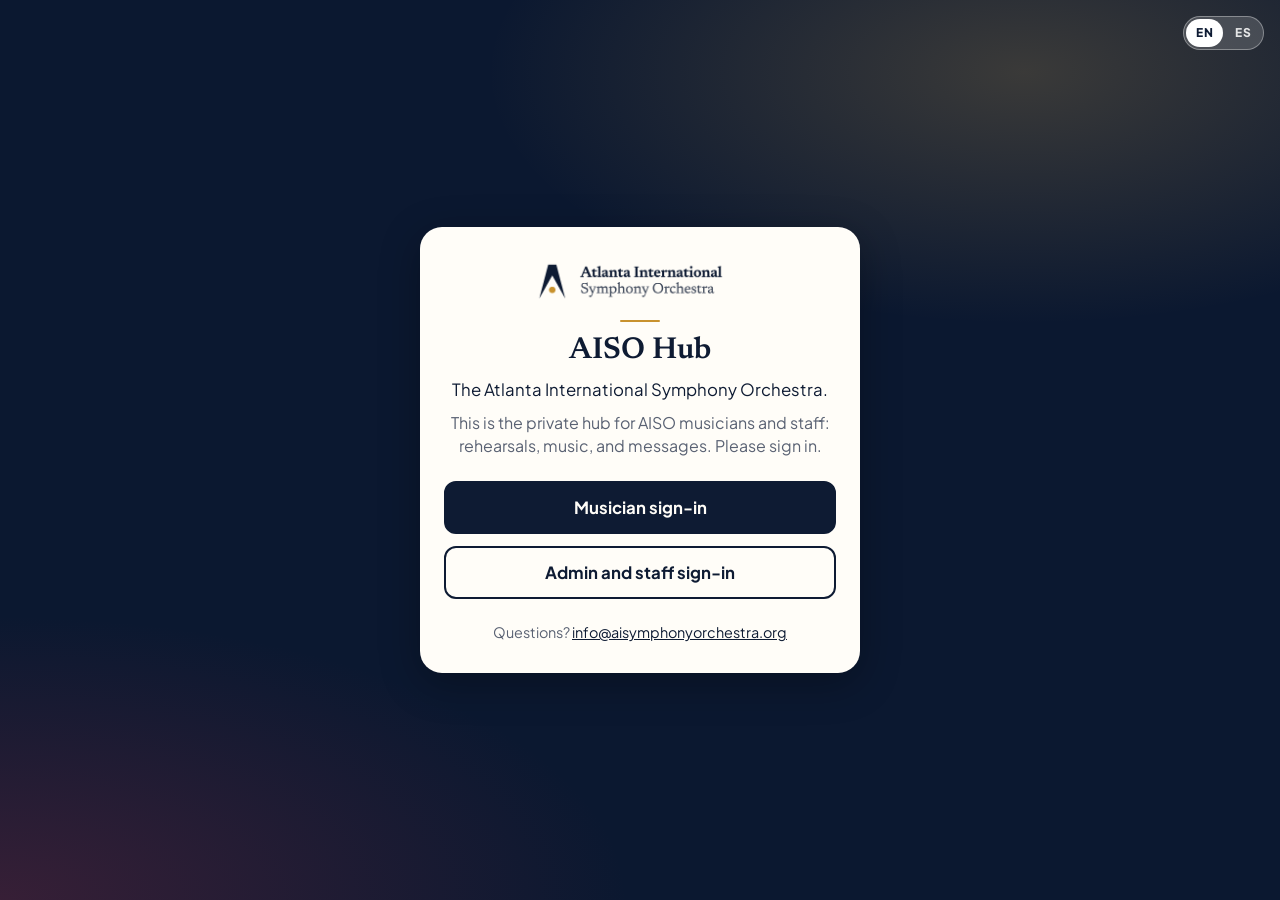
<file: index.html>
<!doctype html>
<html lang="en">
  <head>
    <meta charset="UTF-8" />
    <meta http-equiv="Content-Security-Policy" content="default-src 'self'; script-src 'self' https://apis.google.com https://www.google.com/recaptcha/ https://www.gstatic.com/recaptcha/ 'sha256-Idt2Wwg2PeTOOla82HhTb6uRusSkra9w5igT/IpjQK8=' 'sha256-NUtJAyJEz2wTibsY+d5Uzx1fkOGh1fWRez3Is0MpYiw='; style-src 'self' 'unsafe-inline'; img-src 'self' data: blob: https://*.googleusercontent.com https://firebasestorage.googleapis.com; media-src 'self' blob: https://firebasestorage.googleapis.com; connect-src 'self' https://firestore.googleapis.com https://identitytoolkit.googleapis.com https://securetoken.googleapis.com https://firebasestorage.googleapis.com https://www.googleapis.com https://corsproxy.io https://us-central1-aisymphony-hub.cloudfunctions.net https://aisymphony-hub.firebaseapp.com https://content-firebaseappcheck.googleapis.com https://firebaseinstallations.googleapis.com https://fcmregistrations.googleapis.com https://fcm.googleapis.com; frame-src https://aisymphony-hub.firebaseapp.com https://www.google.com/recaptcha/ https://recaptcha.google.com/recaptcha/; worker-src 'self'; object-src 'none'; base-uri 'self'; form-action 'self'" />
    <meta name="viewport" content="width=device-width, initial-scale=1.0, viewport-fit=cover, interactive-widget=resizes-content" />
    <title>AISO Hub</title>

    <!-- PWA / iOS home screen -->
    <meta name="apple-mobile-web-app-capable" content="yes" />
    <meta name="apple-mobile-web-app-status-bar-style" content="default" />
    <meta name="apple-mobile-web-app-title" content="Atlanta International Symphony Orchestra" />
    <meta name="theme-color" content="#0B1830" />

    <link rel="preconnect" href="https://firestore.googleapis.com" crossorigin />
    <link rel="manifest" href="/manifest.json" />
    <link rel="icon" type="image/png" href="/aiso-favicon.png" />
    <link rel="apple-touch-icon" href="/aiso-apple-touch-icon.png" />
    <script type="module" crossorigin src="/assets/index-_oGYqNfY.js"></script>
    <link rel="modulepreload" crossorigin href="/assets/rolldown-runtime-QTnfLwEv.js">
    <link rel="modulepreload" crossorigin href="/assets/react-CZI7_Jkm.js">
    <link rel="modulepreload" crossorigin href="/assets/preload-helper-CZgWQFsJ.js">
    <link rel="modulepreload" crossorigin href="/assets/org-CeLLyJXb.js">
    <link rel="modulepreload" crossorigin href="/assets/index.esm-Dgeyja4M.js">
    <link rel="modulepreload" crossorigin href="/assets/firebase-B31gMgYU.js">
    <link rel="modulepreload" crossorigin href="/assets/i18n-D3jOJjLn.js">
    <link rel="modulepreload" crossorigin href="/assets/useDirectors-7Eu3QU0S.js">
    <link rel="modulepreload" crossorigin href="/assets/watchCollection-COkX86zy.js">
    <link rel="modulepreload" crossorigin href="/assets/index.esm-0AW8sigG.js">
    <link rel="modulepreload" crossorigin href="/assets/index.esm-D2TKZEyM.js">
    <link rel="modulepreload" crossorigin href="/assets/jsx-runtime-By8HlURe.js">
    <link rel="stylesheet" crossorigin href="/assets/index-BBLSg9wP.css">
  </head>
  <!-- spellcheck: Firefox's default checks multi-line boxes only, so every
       single-line Title field went unchecked there. The attribute inherits,
       so this covers the app; fields that opt OUT (search boxes, pasted
       blobs, addresses) set spellcheck={false} explicitly, which wins. -->
  <body spellcheck="true">
    <!-- Dark-view choice (#dark-view): resolve Auto/Light/Dark before first
         paint so a stored choice never flashes the wrong scheme. Kept current
         after load by src/public/theme.ts. -->
    <script>
      (function () {
        var choice = null;
        try { choice = localStorage.getItem('pub.theme'); } catch (e) { /* private mode */ }
        var dark = choice === 'dark' ||
          (choice !== 'light' && window.matchMedia && window.matchMedia('(prefers-color-scheme: dark)').matches);
        document.documentElement.setAttribute('data-pub-theme', dark ? 'dark' : 'light');
        // Hub 2.0 look (#hub2-look): on for everyone once the org config says
        // so (hub2.forEveryone, written in at build time); until then the
        // owner's on-device preview, same key as src/shared/hub2Preview.ts.
        // Never read from the URL.
        var hub2Everyone = true;
        try { if (hub2Everyone || localStorage.getItem('hub2.preview') === 'on') document.documentElement.setAttribute('data-hub2', 'on'); } catch (e) { if (hub2Everyone) document.documentElement.setAttribute('data-hub2', 'on'); }
      })();
    </script>
    <div id="root"></div>
    <!-- GitHub Pages SPA fix: restore the URL saved by 404.html on refresh/direct link -->
    <script>
      (function () {
        var redirect = sessionStorage.getItem('spa_redirect');
        if (redirect) {
          sessionStorage.removeItem('spa_redirect');
          if (redirect !== location.href) {
            history.replaceState(null, null, redirect);
          }
        }
      })();
    </script>
  </body>
</html>
</file>
<file: assets/index-BBLSg9wP.css>
*,:before,:after{box-sizing:border-box;margin:0;padding:0}html{scroll-behavior:smooth;font-size:16px}body{color:#e2d9ff;font-family:var(--org-font,"Inter", "Segoe UI", system-ui, sans-serif);background:#0f0b1e;min-height:100dvh;overflow-x:hidden}#root{flex-direction:column;min-height:100dvh;display:flex}::-webkit-scrollbar{width:4px}::-webkit-scrollbar-track{background:0 0}::-webkit-scrollbar-thumb{background:#8b5cf64d;border-radius:4px}:root{--z-sticky:30;--z-bar:60;--z-overlay:100;--z-modal:200;--z-toast:400;--nwsa-bottom-chrome:76px}:focus-visible{outline-offset:2px;outline:2px solid #a78bfa}@media (prefers-reduced-motion:reduce){*,:before,:after{transition-duration:.01ms!important;animation-duration:.01ms!important}}@media print{:root{--pub-bg:#fff!important;--pub-surface:#fff!important;--pub-ink:#18212f!important;--pub-text:#18212f!important;--pub-muted:#4a5568!important;--pub-border:#d0d5dd!important;--pub-gold-text:#5c4a00!important;--pub-shadow-1:none!important;--pub-shadow-2:none!important;--pub-shadow-3:none!important}.pub-app{zoom:1!important}body{color:#18212f!important;background:#fff!important}.no-print{display:none!important}}:root{--pub-bg:#f6f7f9;--pub-surface:#fff;--pub-ink:#18212f;--pub-text:#18212f;--pub-muted:#6b7686;--pub-border:#d9dfe7;--pub-accent:#0e7585;--pub-accent-soft:#e6f2f3;--pub-purple:#7b3578;--pub-gold:#c8a52a;--pub-gold-text:#5c4a00;--pub-nav:62px;--pub-radius:14px;--pub-radius-sm:8px;--pub-radius-md:12px;--pub-radius-lg:18px;--pub-pill:999px;--pub-concert:#ca8a04;--pub-assign:#7c3aed;--pub-success:#16a34a;--pub-warn:#d97706;--pub-danger:#dc2626;--pub-shadow-1:0 1px 2px #0f283c12, 0 2px 6px #0f283c0f;--pub-shadow-2:0 8px 24px #0f283c29;--pub-shadow-3:0 16px 48px #0f283c42}html:has(.pub-app){background:var(--pub-bg);color:var(--pub-ink)}html:has(.pub-app) body{background:var(--pub-bg);color:var(--pub-ink)}.pub-app{background:var(--pub-bg);height:100dvh;color:var(--pub-ink);font-family:var(--org-font,-apple-system, BlinkMacSystemFont, "Segoe UI", sans-serif);-webkit-font-smoothing:antialiased;flex-direction:column;display:flex;overflow:hidden}.pub-header{z-index:50;min-height:56px;padding:0 calc(16px + env(safe-area-inset-right)) 0 calc(16px + env(safe-area-inset-left));padding-top:env(safe-area-inset-top);background:linear-gradient(110deg, var(--pub-accent) 0%, var(--pub-accent-deep,#0a6675) 100%);border-bottom:3px solid var(--pub-gold);color:#fff;justify-content:space-between;align-items:center;display:flex;position:sticky;top:0}@media (width<=380px){.pub-header{padding-right:calc(10px + env(safe-area-inset-right));padding-left:calc(10px + env(safe-area-inset-left))}}.pub-brand{letter-spacing:-.3px;color:#fff;align-items:center;gap:9px;font-size:17px;font-weight:700;text-decoration:none;display:flex}.pub-brand-mark{width:auto;height:38px;display:block}.pub-director-link{color:#ffffffd9;border:1px solid #ffffff4d;border-radius:7px;padding:5px 11px;font-size:13px;font-weight:600;text-decoration:none}.pub-hamburger{color:#fff;cursor:pointer;-webkit-tap-highlight-color:transparent;background:#ffffff26;border:none;border-radius:9px;justify-content:center;align-items:center;width:44px;height:44px;display:flex}.pub-hamburger:active{background:#ffffff47}.pub-menu-overlay{z-index:100;background:#00000073;justify-content:flex-end;align-items:flex-start;display:flex;position:fixed;inset:0}.pub-menu-panel{background:#fff;flex-direction:column;width:min(280px,85vw);height:100dvh;display:flex;overflow-y:auto;box-shadow:-4px 0 24px #0000002e}.pub-menu-header{border-bottom:1px solid var(--pub-border);justify-content:space-between;align-items:center;padding:18px 16px 14px;display:flex}.pub-menu-title{color:var(--pub-accent);font-size:15px;font-weight:700}.pub-menu-close{background:var(--pub-bg);width:32px;height:32px;color:var(--pub-muted);cursor:pointer;border:none;border-radius:8px;justify-content:center;align-items:center;display:flex}.pub-menu-item{color:var(--pub-ink);border-left:3px solid #0000;align-items:center;gap:12px;padding:13px 20px;font-size:15px;font-weight:500;text-decoration:none;transition:background .12s;display:flex}.pub-menu-item.active{color:var(--pub-accent);border-left-color:var(--pub-accent);background:var(--pub-accent-soft)}.pub-menu-item:active{background:var(--pub-bg)}.pub-menu-divider{background:var(--pub-border);height:1px;margin:8px 0}.pub-menu-director{color:var(--pub-muted);font-size:14px}.pub-content{-webkit-overflow-scrolling:touch;min-height:0;padding-bottom:calc(var(--pub-nav) + env(safe-area-inset-bottom) + 8px);flex:1;overflow-y:auto}.pub-page{max-width:720px;margin:0 auto;padding:16px}.pub-h1{letter-spacing:-.5px;margin:4px 0 14px;font-size:24px;font-weight:800}.pub-muted{color:var(--pub-muted);font-size:14px}.pub-section-title{text-transform:uppercase;letter-spacing:.05em;color:var(--pub-muted);margin:22px 0 10px;font-size:13px;font-weight:700}.pub-subsection-title{letter-spacing:.03em;color:var(--pub-muted);opacity:.85;margin:16px 0 8px;font-size:12px;font-weight:700}.pub-card{background:var(--pub-surface);border:1px solid var(--pub-border);border-radius:var(--pub-radius);box-shadow:var(--pub-shadow-1);padding:16px}.pub-hero{margin-bottom:16px}.pub-hero-kicker{letter-spacing:.04em;text-transform:uppercase;color:var(--pub-accent,#0d7e8e);margin-bottom:4px;font-size:12px;font-weight:700}.pub-hero-date{color:var(--pub-muted);font-size:13px;font-weight:600}.pub-hero h1{letter-spacing:-.5px;margin:2px 0 0;font-size:24px;font-weight:800}.pub-event{background:var(--pub-surface);border:1px solid var(--pub-border);border-radius:var(--pub-radius);box-shadow:var(--pub-shadow-1);margin-bottom:10px;display:flex;overflow:hidden}.pub-event.cancelled{opacity:.55}.pub-event-bar{flex-shrink:0;width:4px}.pub-event-body{flex:1;min-width:0;padding:13px 15px}.pub-event-title{flex-wrap:wrap;align-items:center;gap:7px;font-size:16px;font-weight:700;display:flex}.pub-event-meta{color:var(--pub-muted);flex-wrap:wrap;gap:5px 14px;margin-top:6px;font-size:13px;display:flex}.pub-event-meta span{align-items:center;gap:5px;display:inline-flex}.pub-event-meta svg{opacity:.7}.pub-event-rep{color:var(--pub-ink);margin-top:7px;font-size:14px}.pub-cancelled-tag{text-transform:uppercase;color:#ef4444;background:#fef2f2;border-radius:8px;padding:2px 7px;font-size:10px;font-weight:700}.pub-sub-tag{text-transform:uppercase;background:var(--pub-accent-soft);color:var(--pub-accent);border-radius:8px;padding:2px 7px;font-size:10px;font-weight:700}.pub-quick{grid-template-columns:repeat(3,1fr);gap:10px;margin-top:18px;display:grid}.pub-quick-btn{text-align:center;background:var(--pub-surface);border:1px solid var(--pub-border);border-radius:var(--pub-radius);color:var(--pub-accent);flex-direction:column;align-items:center;gap:8px;padding:16px 8px;font-size:13px;font-weight:600;text-decoration:none;display:flex}.pub-quick-btn:active{background:var(--pub-accent-soft)}.pub-upcoming{border-bottom:1px solid var(--pub-border);color:var(--pub-ink);align-items:center;gap:12px;padding:11px 4px;text-decoration:none;display:flex}.pub-upcoming-date{color:var(--pub-muted);flex-shrink:0;width:56px;font-size:13px;font-weight:700}.pub-upcoming-dot{border-radius:50%;flex-shrink:0;width:8px;height:8px}.pub-upcoming-label{font-size:14px;font-weight:600}.pub-ens-card{background:var(--pub-surface);border:1px solid var(--pub-border);border-radius:var(--pub-radius);color:var(--pub-ink);align-items:center;margin-bottom:10px;text-decoration:none;display:flex;overflow:hidden}.pub-ens-stripe{flex-shrink:0;align-self:stretch;width:4px}.pub-ens-info{flex:1;min-width:0;padding:14px 15px}.pub-ens-name{font-size:16px;font-weight:700}.pub-ens-sub{color:var(--pub-muted);margin-top:2px;font-size:13px}.pub-ens-chev{color:var(--pub-muted);flex-shrink:0;margin-right:12px}.pub-ens-hero{background:var(--pub-surface);border:1px solid var(--pub-border);border-left:4px solid var(--pub-accent);border-radius:var(--pub-radius);margin-bottom:4px;padding:16px}.pub-tag-row{flex-wrap:wrap;gap:6px;margin-top:10px;display:flex}.pub-ens-tag{color:#fff;border-radius:9px;padding:3px 10px;font-size:12px;font-weight:700}.pub-ens-tag,.pub-season-tag{box-shadow:inset 0 0 0 100px #00000057}.pub-roster{padding:4px 16px}.pub-roster-row{border-bottom:1px solid var(--pub-border);justify-content:space-between;align-items:center;gap:10px;width:100%;padding:11px 0;display:flex}.pub-roster-row:last-child{border-bottom:none}.pub-roster-name{font-size:15px;font-weight:600}.pub-roster-instr{color:var(--pub-muted);text-align:right;font-size:13px}.pub-lookup-row{cursor:pointer;text-align:left;-webkit-tap-highlight-color:transparent;color:var(--pub-ink);background:0 0;border-top:none;border-left:none;border-right:none;text-decoration:none}.pub-lookup-row:active{background:var(--pub-accent-soft)}.pub-search{background:var(--pub-surface);border:1px solid var(--pub-border);border-radius:var(--pub-radius);color:var(--pub-muted);align-items:center;gap:10px;margin:6px 0 14px;padding:12px 14px;display:flex}.pub-search-input{color:var(--pub-ink);background:0 0;border:none;outline:none;flex:1;font-size:16px}.pub-back{color:var(--pub-muted);align-items:center;gap:3px;margin-bottom:12px;font-size:14px;font-weight:600;text-decoration:none;display:inline-flex}.pub-cal-nav{justify-content:space-between;align-items:center;margin-bottom:10px;display:flex}.pub-cal-month{font-size:17px;font-weight:700}.pub-cal-month-btn{color:var(--pub-ink);cursor:pointer;-webkit-tap-highlight-color:transparent;background:0 0;border:none;font-family:inherit;font-size:17px;font-weight:700}.pub-list-datehead{text-transform:uppercase;letter-spacing:.4px;color:var(--pub-muted);align-items:center;gap:8px;padding:12px 2px 4px;font-size:12px;font-weight:800;display:flex}.pub-list-datehead.today{color:var(--pub-accent)}.pub-icon-btn{border:1px solid var(--pub-border);background:var(--pub-surface);width:36px;height:36px;color:var(--pub-muted);cursor:pointer;-webkit-tap-highlight-color:transparent;border-radius:50%;justify-content:center;align-items:center;display:flex}.pub-chips{scrollbar-width:none;gap:7px;padding-bottom:10px;display:flex;overflow-x:auto}.pub-chips::-webkit-scrollbar{display:none}.pub-chip{border:1px solid var(--pub-border);background:var(--pub-surface);color:var(--pub-muted);cursor:pointer;-webkit-tap-highlight-color:transparent;border-radius:999px;flex-shrink:0;align-items:center;gap:6px;padding:6px 13px;font-size:13px;font-weight:600;display:inline-flex}.pub-chip.active{background:var(--pub-accent);color:#fff;border-color:var(--pub-accent)}.pub-chip-dot{border-radius:50%;width:8px;height:8px}.pub-cal{background:var(--pub-surface);border:1px solid var(--pub-border);border-radius:var(--pub-radius);padding:8px}.pub-cal-swipe-viewport{touch-action:pan-y;overflow:hidden}.pub-cal-weekdays{grid-template-columns:repeat(7,1fr);display:grid}.pub-cal-weekdays div{text-align:center;color:var(--pub-muted);padding:4px 0;font-size:11px;font-weight:700}.pub-cal-grid{grid-template-columns:repeat(7,1fr);gap:2px;display:grid}.pub-cal-cell{cursor:pointer;-webkit-tap-highlight-color:transparent;background:0 0;border:none;border-radius:9px;flex-direction:column;align-items:center;gap:2px;height:44px;padding-top:3px;display:flex}.pub-cal-cell.empty{cursor:default}.pub-cal-day{border-radius:50%;justify-content:center;align-items:center;width:26px;height:26px;font-size:13px;font-weight:600;display:flex}.pub-cal-cell.today .pub-cal-day{color:var(--pub-accent);font-weight:800}.pub-cal-cell.selected .pub-cal-day{background:var(--pub-accent);color:#fff}.pub-cal-dots{gap:2px;height:6px;display:flex}.pub-cal-dot{border-radius:50%;width:5px;height:5px}.pub-day{margin-top:4px}.pub-nav{z-index:50;height:var(--pub-nav);padding-bottom:env(safe-area-inset-bottom);background:var(--pub-surface);border-top:1px solid var(--pub-border);display:flex;position:fixed;bottom:0;left:0;right:0}.pub-nav-btn{color:var(--pub-muted);-webkit-tap-highlight-color:transparent;flex-direction:column;flex:1;justify-content:center;align-items:center;gap:3px;font-size:10px;font-weight:600;text-decoration:none;display:flex}.pub-nav-btn.active{color:var(--pub-accent)}.pub-section-row{justify-content:space-between;align-items:baseline;display:flex}.pub-section-link{color:var(--pub-accent);align-items:center;gap:4px;font-size:13px;font-weight:600;text-decoration:none;display:inline-flex}.pub-ens-link{color:var(--pub-accent);align-items:center;gap:5px;font-weight:600;text-decoration:none;display:inline-flex}.pub-ev-ens-link{color:inherit;text-decoration:none}.pub-ev-ens-link:active{opacity:.6}.pub-ens-tag-link{color:#fff;padding:16px 0;text-decoration:none}a.pub-ens-tag{position:relative}a.pub-ens-tag:after{content:"";position:absolute;inset:-13px 0}.pub-tag-row-sm{gap:5px;margin-top:8px}.pub-tag-row-sm .pub-ens-tag{padding:2px 8px;font-size:11px}.pub-event-note{color:var(--pub-ink);background:var(--pub-accent-soft);border-radius:8px;align-items:flex-start;gap:5px;margin-top:7px;padding:7px 9px;font-size:13px;display:flex}.pub-event-note svg{opacity:.7;flex-shrink:0;margin-top:2px}.pub-announce{background:var(--pub-surface);border:1px solid var(--pub-border);border-left:4px solid var(--pub-accent);border-radius:var(--pub-radius);margin-bottom:10px;padding:13px 15px}.pub-announce.pinned{background:#fffdf5;border-left-color:#ca8a04}.pub-announce-head{flex-wrap:wrap;align-items:center;gap:8px;display:flex}.pub-announce-pin{color:#ca8a04;flex-shrink:0}.pub-announce-title{font-size:16px;font-weight:700}.pub-announce-tag{color:#fff;border-radius:8px;padding:2px 8px;font-size:11px;font-weight:700;text-decoration:none}.pub-announce-tag-all{background:var(--pub-muted)}.pub-announce-body{color:var(--pub-ink);white-space:pre-wrap;margin-top:6px;font-size:14px;line-height:1.45}.pub-announce-date{color:var(--pub-muted);margin-top:8px;font-size:12px}.pub-rep-list{padding:4px 16px}.pub-rep-row{border-bottom:1px solid var(--pub-border);align-items:flex-start;gap:11px;padding:13px 0;display:flex}.pub-rep-row:last-child{border-bottom:none}.pub-rep-icon{color:var(--pub-accent);flex-shrink:0;margin-top:2px}.pub-rep-body{flex:1;min-width:0}.pub-rep-title{font-size:15px;font-weight:700}.pub-rep-by{color:var(--pub-muted);margin-top:1px;font-size:13px}.pub-rep-notes{color:var(--pub-ink);margin-top:5px;font-size:13px}.pub-rep-events{flex-wrap:wrap;gap:6px;margin-top:8px;display:flex}.pub-rep-event-tag{color:var(--pub-accent);background:var(--pub-accent-soft);border-radius:8px;padding:3px 9px;font-size:12px;font-weight:600;text-decoration:none}.pub-rep-parts{color:var(--pub-accent);border:1px solid var(--pub-border);border-radius:9px;flex-shrink:0;align-self:center;align-items:center;gap:4px;padding:6px 10px;font-size:13px;font-weight:700;text-decoration:none;display:inline-flex}.pub-rep-parts:active{background:var(--pub-accent-soft)}.pub-subscribe-section{margin-top:10px;margin-bottom:12px}.pub-subscribe-btn{background:var(--pub-accent-soft);color:var(--pub-accent);border-radius:var(--pub-radius);cursor:pointer;-webkit-tap-highlight-color:transparent;border:1px solid #569bbe4d;justify-content:center;align-items:center;gap:7px;width:100%;padding:11px 16px;font-size:14px;font-weight:700;display:inline-flex}.pub-subscribe-btn:active{background:#d4e9f2}.pub-subscribe-panel{background:var(--pub-surface);border:1px solid var(--pub-border);border-radius:var(--pub-radius);padding:14px 15px}.pub-subscribe-row{align-items:center;gap:10px;margin-bottom:10px;display:flex}.pub-subscribe-action{background:var(--pub-accent);color:#fff;border-radius:10px;flex:1;justify-content:center;align-items:center;gap:7px;padding:10px 14px;font-size:14px;font-weight:700;text-decoration:none;display:inline-flex}.pub-subscribe-action:active{opacity:.85}.pub-subscribe-copy{border:1px solid var(--pub-border);background:var(--pub-surface);color:var(--pub-muted);cursor:pointer;border-radius:10px;align-items:center;gap:6px;padding:10px 13px;font-size:13px;font-weight:600;display:inline-flex}.pub-subscribe-copy:active{background:var(--pub-accent-soft)}.pub-subscribe-close{color:var(--pub-muted);cursor:pointer;background:0 0;border:none;padding:6px;font-size:18px}.pub-subscribe-hint{color:var(--pub-muted);font-size:12px;line-height:1.4}.pub-piece-hero{background:var(--pub-surface);border:1px solid var(--pub-border);border-left:4px solid var(--pub-accent);border-radius:var(--pub-radius);margin-bottom:14px;padding:20px 18px}.pub-piece-icon{color:var(--pub-accent);margin-bottom:6px}.pub-piece-full-title{color:var(--pub-muted);margin-top:2px;font-size:13px;font-style:italic}.pub-piece-byline{margin-top:6px}.pub-piece-dates{color:var(--pub-muted);font-size:.9em}.pub-piece-meta-row{flex-wrap:wrap;gap:6px;margin-top:10px;display:flex}.pub-piece-chip{color:var(--pub-accent);background:var(--pub-accent-soft);border-radius:7px;align-items:center;gap:3px;padding:3px 9px;font-size:12px;font-weight:600;display:inline-flex}.pub-piece-section{margin-bottom:12px}.pub-piece-section-title{letter-spacing:.6px;text-transform:uppercase;color:var(--pub-muted);margin-bottom:8px;font-size:11px;font-weight:800}.pub-piece-body{color:var(--pub-text);margin:0;font-size:14px;line-height:1.55}.pub-piece-movements{margin:0;padding:0 0 0 18px;list-style:decimal}.pub-piece-movement{border-bottom:1px solid var(--pub-border);justify-content:space-between;align-items:center;padding:5px 0;font-size:14px;display:flex}.pub-piece-movement:last-child{border-bottom:none}.pub-piece-mvt-title{color:var(--pub-text)}.pub-piece-mvt-dur{color:var(--pub-muted);font-size:12px;font-weight:600}.pub-piece-link{color:var(--pub-accent);align-items:center;gap:5px;margin-top:6px;font-size:14px;font-weight:700;text-decoration:none;display:inline-flex}.pub-piece-link:active{opacity:.75}.pub-piece-parts-list{flex-wrap:wrap;gap:8px;margin-bottom:8px;display:flex}.pub-piece-part-link{color:var(--pub-accent);background:var(--pub-accent-soft);border-radius:8px;align-items:center;gap:5px;padding:5px 11px;font-size:13px;font-weight:600;text-decoration:none;display:inline-flex}.pub-piece-part-link:active{background:#d4e9f2}.pub-piece-media-row{flex-wrap:wrap;gap:10px;display:flex}.pub-piece-media-btn{color:var(--pub-accent);border:1px solid var(--pub-border);border-radius:10px;align-items:center;gap:6px;padding:8px 14px;font-size:13px;font-weight:700;text-decoration:none;display:inline-flex}.pub-piece-media-btn:active{background:var(--pub-accent-soft)}.pub-piece-event{border-bottom:1px solid var(--pub-border);padding:6px 0}.pub-piece-event:last-child{border-bottom:none}.pub-piece-event-link{color:var(--pub-accent);font-size:14px;font-weight:600;text-decoration:none}.pub-rep-chips{flex-wrap:wrap;gap:5px;margin:3px 0;display:flex}.pub-rep-chip{color:var(--pub-muted);background:var(--pub-bg);border:1px solid var(--pub-border);border-radius:6px;align-items:center;gap:2px;padding:2px 7px;font-size:11px;font-weight:600;display:inline-flex}.pub-rep-dates{color:var(--pub-muted);font-size:.9em}.pub-rep-mypart{color:var(--pub-accent);background:var(--pub-accent-soft);border-radius:8px;align-items:center;gap:4px;margin-top:4px;padding:4px 10px;font-size:13px;font-weight:700;text-decoration:none;display:inline-flex}.pub-rep-mypart:active{background:#d4e9f2}.pub-rep-actions{flex-direction:column;flex-shrink:0;align-items:flex-end;gap:6px;display:flex}.pub-rep-details{color:var(--pub-muted);border:1px solid var(--pub-border);border-radius:8px;padding:4px 9px;font-size:12px;font-weight:700;text-decoration:none}.pub-rep-details:active{background:var(--pub-accent-soft);color:var(--pub-accent)}.pub-rep-title{color:var(--pub-text);font-size:15px;font-weight:700;text-decoration:none}.pub-rep-title:hover{color:var(--pub-accent)}.pub-mypart-row{border-bottom:1px solid var(--pub-border);justify-content:space-between;align-items:center;gap:10px;padding:10px 0;display:flex}.pub-mypart-row:last-child{border-bottom:none}.pub-mypart-info{flex:1;min-width:0}.pub-mypart-title{color:var(--pub-text);margin-bottom:2px;font-size:14px;font-weight:700;text-decoration:none;display:block}.pub-mypart-title:hover{color:var(--pub-accent)}.pub-mypart-events{color:var(--pub-muted);font-size:12px}.pub-mypart-btn{color:var(--pub-accent);background:var(--pub-accent-soft);border-radius:9px;flex-shrink:0;align-items:center;gap:5px;padding:7px 12px;font-size:13px;font-weight:700;text-decoration:none;display:inline-flex}.pub-mypart-btn:active{background:#d4e9f2}.pub-event-pieces{border-top:1px dashed var(--pub-border);flex-direction:column;gap:5px;margin-top:8px;padding-top:8px;display:flex}.pub-event-piece{flex-direction:column;gap:4px;display:flex}.pub-event-piece-head{flex-wrap:wrap;align-items:center;gap:8px;display:flex}.pub-event-piece-link{min-height:44px;color:var(--pub-text);align-items:center;gap:4px;font-size:13px;font-weight:600;text-decoration:none;display:inline-flex}.pub-event-piece-link svg{color:var(--pub-accent);flex-shrink:0}.pub-event-piece-link:hover{color:var(--pub-accent)}.pub-event-piece-by{color:var(--pub-muted);font-weight:500}.pub-event-piece-mvts{color:var(--pub-muted);margin:0;padding:0 0 0 19px;font-size:12px;line-height:1.45;list-style:none}.pub-event-piece-mvts li{padding:1px 0}.pub-event-mypart{color:var(--pub-accent);background:var(--pub-accent-soft);border-radius:7px;align-items:center;gap:3px;padding:2px 8px;font-size:12px;font-weight:700;text-decoration:none;display:inline-flex}.pub-event-mypart:active{background:#d4e9f2}.pub-event-program-link{color:#ca8a04;align-items:center;gap:5px;min-height:44px;margin-top:2px;font-size:13px;font-weight:700;text-decoration:none;display:inline-flex}.pub-event-program-link:hover{text-decoration:underline}.pub-program-toolbar{justify-content:space-between;align-items:center;margin-bottom:14px;display:flex}.pub-print-btn{background:var(--pub-accent);color:#fff;cursor:pointer;-webkit-tap-highlight-color:transparent;border:none;border-radius:10px;align-items:center;gap:6px;padding:9px 15px;font-size:14px;font-weight:700;display:inline-flex}.pub-print-btn:active{opacity:.85}.pub-program-sheet{background:var(--pub-surface);color:var(--pub-text);border:1px solid var(--pub-border);border-radius:var(--pub-radius);padding:28px 26px}.pub-program-head{text-align:center;border-bottom:2px solid var(--pub-text);margin-bottom:22px;padding-bottom:18px}.pub-program-org{letter-spacing:1.5px;text-transform:uppercase;color:var(--pub-muted);font-size:12px;font-weight:700}.pub-program-title{color:var(--pub-text);margin:8px 0 6px;font-size:26px;font-weight:800}.pub-program-ensembles{color:var(--pub-accent);font-size:15px;font-weight:600}.pub-program-when{color:var(--pub-text);margin-top:8px;font-size:14px}.pub-program-where{color:var(--pub-muted);margin-top:2px;font-size:13px}.pub-program-list{margin:0;padding:0;list-style:none}.pub-program-piece{border-bottom:1px solid var(--pub-border);padding:14px 0}.pub-program-piece:last-child{border-bottom:none}.pub-program-piece-main{justify-content:space-between;align-items:baseline;gap:12px;display:flex}.pub-program-piece-title{color:var(--pub-text);font-size:17px;font-weight:700;line-height:1.3;text-decoration:none}.pub-program-piece-title:hover{color:var(--pub-accent)}.pub-program-piece-dur{color:var(--pub-muted);white-space:nowrap;flex-shrink:0;align-items:center;gap:3px;font-size:12px;display:inline-flex}.pub-program-piece-composer{color:var(--pub-muted);margin-top:3px;font-size:14px;font-style:italic}.pub-program-piece-dates{font-style:normal}.pub-program-soloist{color:var(--pub-text);margin-top:4px;font-size:13.5px;font-weight:600}.pub-program-movements{margin:8px 0 0;padding:0 0 0 22px;list-style:lower-roman}.pub-program-movements li{color:var(--pub-text);padding:2px 0;font-size:14px}.pub-program-mvt-dur{color:var(--pub-muted);font-size:12px}.pub-program-runtime{text-align:center;color:var(--pub-muted);border-top:1px solid var(--pub-border);margin-top:20px;padding-top:16px;font-size:13px;font-style:italic}.pub-program-notes-section{margin-top:28px}.pub-program-notes-head{letter-spacing:.5px;text-transform:uppercase;text-align:center;color:var(--pub-text);border-bottom:1px solid var(--pub-border);margin:0 0 16px;padding-bottom:8px;font-size:15px;font-weight:800}.pub-program-note{margin-bottom:16px}.pub-program-note-title{color:var(--pub-text);margin-bottom:4px;font-size:14px;font-weight:700}.pub-program-note-by{color:var(--pub-muted);font-style:italic;font-weight:500}.pub-program-note-body{color:var(--pub-text);margin:0;font-size:14px;line-height:1.6}.pub-program-empty{text-align:center;padding:28px 0}@media print{.pub-header,.pub-tabbar,.pub-program-toolbar,.pub-urgent-banner,.pub-strip-alert,.pub-allclear{display:none!important}.pub-app,.pub-content,.pub-page{background:#fff!important;margin:0!important;padding:0!important}.pub-program-sheet{box-shadow:none!important;border:none!important;border-radius:0!important;padding:0!important}.pub-program-piece-title,.pub-program-piece-title:hover{color:#000!important}}.pub-announce-images{flex-direction:column;gap:8px;margin-top:10px;display:flex}.pub-announce-image-link{display:block}.pub-announce-image{border:1px solid var(--pub-border);background:#fff;border-radius:8px;width:100%;height:auto;display:block}.pub-announce-files{flex-direction:column;gap:6px;margin-top:8px;display:flex}.pub-announce-file{color:var(--pub-accent);background:var(--pub-accent-soft);border:1px solid var(--pub-border);border-radius:8px;align-items:center;gap:6px;padding:7px 10px;font-size:13px;font-weight:600;text-decoration:none;display:inline-flex}.pub-announce-file-name{text-overflow:ellipsis;white-space:nowrap;overflow:hidden}.pub-announce-file-size{opacity:.7;margin-left:auto;font-size:12px;font-weight:500}@media print{.pub-announce-image{width:auto;max-width:100%;max-height:4.5in}}.pub-announce-links{flex-wrap:wrap;gap:6px;margin-top:8px;display:flex}.pub-announce-link{color:var(--pub-accent);background:var(--pub-accent-soft);border:1px solid var(--pub-border);border-radius:999px;align-items:center;gap:5px;padding:5px 10px;font-size:13px;font-weight:600;text-decoration:none;display:inline-flex}.pub-announce-link:hover{text-decoration:underline}.pub-hp{visibility:hidden;opacity:0;pointer-events:none;border:0;width:0;height:0;padding:0;position:absolute;top:-9999px;left:-9999px}.pub-upcoming{background:var(--pub-surface);border:1px solid var(--pub-border);border-radius:0;padding-inline:12px}.pub-upcoming+.pub-upcoming{border-top:0}:not(.pub-upcoming)+.pub-upcoming{border-top-left-radius:var(--pub-radius-sm);border-top-right-radius:var(--pub-radius-sm)}.pub-upcoming:not(:has(+.pub-upcoming)){border-bottom-left-radius:var(--pub-radius-sm);border-bottom-right-radius:var(--pub-radius-sm);box-shadow:var(--pub-shadow-1)}.pub-push-card{margin:8px 0;padding:12px 14px}.pub-push-btn{border:1.5px solid var(--pub-accent);background:var(--pub-accent);color:#fff;cursor:pointer;border-radius:10px;min-height:44px;padding:0 16px;font-size:15px;font-weight:700}.pub-push-btn-ghost{color:var(--pub-text);background:0 0}.pub-push-btn:disabled{opacity:.5;cursor:not-allowed}html[data-pub-look-header] .pub-header{background:linear-gradient(110deg, transparent 0%, #00000038 100%), var(--look-header)}html[data-pub-look-header=glow] .pub-header :is(.pub-brand,.pub-hamburger,.pub-textsize,.pub-lang-btn,.pub-header-search){color:rgb(var(--look-header-ink));text-shadow:0 0 6px rgb(var(--look-header-ink) / .6)}html[data-pub-look-header=glow] .pub-header :is(.pub-hamburger,.pub-textsize,.pub-lang-toggle,.pub-header-search){border-color:rgb(var(--look-header-ink) / .5);background:rgb(var(--look-header-ink) / .08)}html[data-pub-look-header=glow] .pub-header :is(.pub-textsize.adjusted,.pub-lang-btn.active){background:rgb(var(--look-header-ink));color:var(--look-header);text-shadow:none}html[data-pub-look-header=glow] .pub-header svg{filter:drop-shadow(0 0 3px rgb(var(--look-header-ink) / .7))}html[data-pub-look-side]:not([data-hub2=on]) :is(.pub-sidebar,.pub-menu-panel){background:var(--look-side);color:var(--pub-ink);--pub-ink:rgb(var(--look-side-ink));--pub-text:rgb(var(--look-side-ink));--pub-muted:rgb(var(--look-side-ink) / .78);--pub-accent:rgb(var(--look-side-ink));--pub-accent-soft:rgb(var(--look-side-ink) / .14);--pub-bg:rgb(var(--look-side-ink) / .08);--pub-border:rgb(var(--look-side-ink) / .16);--pub-surface:var(--look-side)}html[data-pub-look-side=glow]:not([data-hub2=on]) :is(.pub-sidebar,.pub-menu-panel){text-shadow:0 0 6px rgb(var(--look-side-ink) / .55)}html[data-pub-look-side=glow]:not([data-hub2=on]) :is(.pub-sidebar,.pub-menu-panel) svg{filter:drop-shadow(0 0 3px rgb(var(--look-side-ink) / .7))}html[data-pub-look-side] .pub-sidebar{min-height:calc(100dvh - 59px)}html[data-pub-look-tint]:has(.pub-app){--pub-bg:var(--look-bg-light)}html[data-pub-theme=dark][data-pub-look-tint]:has(.pub-app){--pub-bg:var(--look-bg-dark)}:root{--look-pat:#18212f13;--look-img-staff:linear-gradient(to bottom, transparent 0 36px, var(--look-pat) 36px 37px, transparent 37px 46px, var(--look-pat) 46px 47px, transparent 47px 56px, var(--look-pat) 56px 57px, transparent 57px 66px, var(--look-pat) 66px 67px, transparent 67px 76px, var(--look-pat) 76px 77px, transparent 77px);--look-img-dots:radial-gradient(circle, var(--look-pat-dot) 1.3px, transparent 1.8px);--look-pat-dot:#18212f33}:root[data-pub-theme=dark]{--look-pat:#e7ecf20f;--look-pat-dot:#e7ecf229}html:has(.dir-app[data-dir-theme=dark]){--look-pat:#e7ecf20f;--look-pat-dot:#e7ecf229}html:has(.dir-app:not([data-dir-theme=dark])){--look-pat:#18212f13;--look-pat-dot:#18212f33}html[data-pub-look-bg=staff] .pub-app,html[data-dir-look-bg=staff] .dir-content,.pub-look-thumb.staff{background-image:var(--look-img-staff);background-size:100% 112px}html[data-pub-look-bg=dots] .pub-app,html[data-dir-look-bg=dots] .dir-content,.pub-look-thumb.dots{background-image:var(--look-img-dots);background-size:20px 20px}:root{--look-img-keys:url("data:image/svg+xml,<svg xmlns='http://www.w3.org/2000/svg' width='168' height='110'><g fill='%237f8a99'><g opacity='.3'><rect x='0' width='1' height='110'/><rect x='24' width='1' height='110'/><rect x='48' width='1' height='110'/><rect x='72' width='1' height='110'/><rect x='96' width='1' height='110'/><rect x='120' width='1' height='110'/><rect x='144' width='1' height='110'/><rect y='109' width='168' height='1'/></g><g opacity='.07'><rect x='16' width='14' height='66' rx='2'/><rect x='40' width='14' height='66' rx='2'/><rect x='88' width='14' height='66' rx='2'/><rect x='112' width='14' height='66' rx='2'/><rect x='136' width='14' height='66' rx='2'/></g></g></svg>");--look-img-notes:url("data:image/svg+xml,<svg xmlns='http://www.w3.org/2000/svg' width='150' height='150'><g fill='%237f8a99' stroke='%237f8a99' opacity='.3'><ellipse cx='30' cy='62' rx='7' ry='5' transform='rotate(-20 30 62)' stroke='none'/><path d='M36.5 60V26' stroke-width='1.6' fill='none'/><path d='M36.5 26c2 9 12 11 9 23' stroke-width='1.8' fill='none'/><ellipse cx='92' cy='122' rx='7' ry='5' transform='rotate(-20 92 122)' stroke='none'/><ellipse cx='118' cy='116' rx='7' ry='5' transform='rotate(-20 118 116)' stroke='none'/><path d='M98.5 120V90M124.5 114V84' stroke-width='1.6' fill='none'/><path d='M98 88l27-6v5l-27 6z' stroke='none'/></g></svg>");--look-img-waves:url("data:image/svg+xml,<svg xmlns='http://www.w3.org/2000/svg' width='200' height='56'><g fill='none' stroke='%237f8a99' stroke-width='1.2'><path opacity='.38' d='M0 28Q25 6 50 28T100 28T150 28T200 28'/><path opacity='.22' d='M0 28Q12.5 18 25 28T50 28T75 28T100 28T125 28T150 28T175 28T200 28'/></g></svg>");--look-img-eq:url("data:image/svg+xml,<svg xmlns='http://www.w3.org/2000/svg' width='84' height='120'><g fill='%237f8a99' opacity='.08'><rect x='2' y='90' width='8' height='30' rx='1.5'/><rect x='14' y='58' width='8' height='62' rx='1.5'/><rect x='26' y='76' width='8' height='44' rx='1.5'/><rect x='38' y='32' width='8' height='88' rx='1.5'/><rect x='50' y='50' width='8' height='70' rx='1.5'/><rect x='62' y='68' width='8' height='52' rx='1.5'/><rect x='74' y='84' width='8' height='36' rx='1.5'/></g></svg>");--look-img-vinyl:repeating-radial-gradient(circle at 100% 0, var(--look-pat) 0 1px, transparent 1px 11px)}html[data-pub-look-bg=keys] .pub-app,html[data-dir-look-bg=keys] .dir-content,.pub-look-thumb.keys{background-image:var(--look-img-keys)}html[data-pub-look-bg=notes] .pub-app,html[data-dir-look-bg=notes] .dir-content,.pub-look-thumb.notes{background-image:var(--look-img-notes)}.pub-look-thumb.notes{background-position:-8px -18px}html[data-pub-look-bg=waves] .pub-app,html[data-dir-look-bg=waves] .dir-content,.pub-look-thumb.waves{background-image:var(--look-img-waves)}html[data-pub-look-bg=eq] .pub-app,html[data-dir-look-bg=eq] .dir-content,.pub-look-thumb.eq{background-image:var(--look-img-eq);background-position:0 100%}html[data-pub-look-bg=vinyl] .pub-app,html[data-dir-look-bg=vinyl] .dir-content{background-image:var(--look-img-vinyl);background-attachment:fixed}.pub-look-thumb.vinyl{background-image:var(--look-img-vinyl)}.pub-subw-overlay.pub-look-overlay{background:#0000001f}.pub-look-hint{color:var(--pub-muted);margin:-6px 0 14px;font-size:13px}.pub-look-row{margin-bottom:16px}.pub-season-card{border:1px solid var(--pub-border);background:var(--pub-bg);border-radius:14px;grid-template-columns:auto 1fr;align-items:center;gap:10px 12px;margin-bottom:16px;padding:12px;display:grid}.pub-season-thumb{border:2px solid;border-radius:12px;width:64px;height:64px;position:relative;overflow:hidden}.pub-season-bar{height:14px;position:absolute;inset:0 0 auto}.pub-season-card:not(.on) .pub-season-thumb{filter:grayscale(.85);opacity:.7}.pub-season-name{color:var(--pub-ink);font-size:16px;font-weight:800}.pub-season-note{color:var(--pub-muted);margin-top:2px;font-size:12.5px}.pub-season-toggle{border:1px solid var(--pub-border);background:var(--pub-surface);min-height:42px;color:var(--pub-ink);cursor:pointer;border-radius:12px;grid-column:1/-1;font-family:inherit;font-size:14.5px;font-weight:700}.pub-season-toggle[aria-pressed=false]{background:var(--pub-purple);color:#fff;border:none}.pub-look-row-title{text-transform:uppercase;letter-spacing:.05em;color:var(--pub-muted);margin-bottom:8px;font-size:12px;font-weight:800}.pub-look-options{flex-wrap:wrap;gap:7px;display:flex}.pub-look-options.swatches{grid-auto-columns:minmax(0,42px);grid-auto-flow:column;gap:6px;display:grid}.pub-look-swatch{aspect-ratio:1;border:1px solid var(--pub-border);cursor:pointer;-webkit-tap-highlight-color:transparent;border-radius:50%;place-items:center;width:100%;padding:0;display:grid;position:relative}.pub-look-swatch.header-default{background:linear-gradient(110deg, var(--pub-accent), var(--pub-accent-deep,#0a6675))}.pub-look-swatch.side-default{background:var(--pub-surface)}.pub-look-thumb-btn{cursor:pointer;color:var(--pub-ink);-webkit-tap-highlight-color:transparent;background:0 0;border:none;flex-direction:column;align-items:center;gap:5px;padding:0;font-family:inherit;font-size:12px;font-weight:600;display:flex}.pub-look-thumb{border:1px solid var(--pub-border);background-color:var(--pub-surface);border-radius:10px;place-items:center;width:58px;height:44px;display:grid;position:relative}.pub-look-thumb.staff{background-position:0 -30px}.pub-look-swatch[aria-pressed=true],.pub-look-thumb-btn[aria-pressed=true] .pub-look-thumb{outline:2.5px solid var(--pub-purple);outline-offset:2px}.pub-look-swatch:focus-visible,.pub-look-thumb-btn:focus-visible .pub-look-thumb{outline:2.5px solid var(--pub-accent);outline-offset:2px}.pub-look-thumb-btn:focus-visible{outline:none}.pub-look-check{color:#fff;background:#0000008c;border-radius:50%;place-items:center;width:20px;height:20px;display:grid}.pub-look-actions{gap:10px;margin-top:4px;display:flex}.pub-look-actions button{cursor:pointer;border-radius:12px;flex:1;min-height:44px;font-family:inherit;font-size:15px;font-weight:700}.pub-look-reset{border:1px solid var(--pub-border);background:var(--pub-surface);color:var(--pub-ink)}.pub-look-reset:disabled{color:var(--pub-muted);cursor:default}.pub-look-done{background:var(--pub-purple);color:#fff;border:none}.dir-app .pub-look-overlay{--pub-bg:var(--dir-surface);--pub-surface:var(--dir-surface-2);--pub-border:var(--dir-border);--pub-ink:var(--dir-text);--pub-text:var(--dir-text);--pub-muted:var(--dir-text-muted);--pub-purple:var(--dir-blue);--pub-accent:var(--dir-primary);color:var(--dir-text)}.pub-textsize-sep{background:var(--pub-border);height:1px;margin:4px 6px}:root{--season-img-leaves:url("data:image/svg+xml,<svg xmlns='http://www.w3.org/2000/svg' width='200' height='200'><g fill='%23c8642a' opacity='0.15'><g transform='translate(40 60) rotate(20)'><path d='M0 0C9-13 30-15 42-4C30 9 10 10 0 0Z'/><path d='M4 0C14-3 26-4 38-4' stroke='%23fff' stroke-width='1' opacity='.5'/></g><g transform='translate(150 150) rotate(-35)'><path d='M0 0C9-13 30-15 42-4C30 9 10 10 0 0Z'/><path d='M4 0C14-3 26-4 38-4' stroke='%23fff' stroke-width='1' opacity='.5'/></g></g><g fill='%23d9a13b' opacity='0.16'><g transform='translate(120 40) rotate(160)'><path d='M0 0C9-13 30-15 42-4C30 9 10 10 0 0Z'/><path d='M4 0C14-3 26-4 38-4' stroke='%23fff' stroke-width='1' opacity='.5'/></g><g transform='translate(60 165) rotate(70)'><path d='M0 0C9-13 30-15 42-4C30 9 10 10 0 0Z'/><path d='M4 0C14-3 26-4 38-4' stroke='%23fff' stroke-width='1' opacity='.5'/></g></g><g fill='none' stroke='%23c8642a' stroke-width='1.4' stroke-linecap='round' opacity='0.38'><g transform='translate(40 60) rotate(20)'><path d='M0 0V-30c3 7 11 9 8 19'/></g><g transform='translate(150 150) rotate(-35)'><path d='M0 0V-30c3 7 11 9 8 19'/></g></g><g fill='none' stroke='%23d9a13b' stroke-width='1.4' stroke-linecap='round' opacity='0.34'><g transform='translate(120 40) rotate(160)'><path d='M0 0V-30c3 7 11 9 8 19'/></g><g transform='translate(60 165) rotate(70)'><path d='M0 0V-30c3 7 11 9 8 19'/></g></g></svg>");--season-img-bats:url("data:image/svg+xml,<svg xmlns='http://www.w3.org/2000/svg' width='200' height='180'><g fill='%235b3f8c' opacity='0.17'><g transform='translate(50 40) rotate(-8)'><g transform='scale(1.8)'><path d='M0-3C2-6 4-6 5-2C9-6 15-7 21-3C17-2 16 2 17 6C13 3 10 4 8 7C6 4 3 3 0 6C-3 3-6 4-8 7C-10 4-13 3-17 6C-16 2-17-2-21-3C-15-7-9-6-5-2C-4-6-2-6 0-3Z'/></g></g><g transform='translate(150 120) rotate(10)'><g transform='scale(1.8)'><path d='M0-3C2-6 4-6 5-2C9-6 15-7 21-3C17-2 16 2 17 6C13 3 10 4 8 7C6 4 3 3 0 6C-3 3-6 4-8 7C-10 4-13 3-17 6C-16 2-17-2-21-3C-15-7-9-6-5-2C-4-6-2-6 0-3Z'/></g></g><g transform='translate(110 165) rotate(0)'><g transform='scale(.7)'><g transform='scale(1.8)'><path d='M0-3C2-6 4-6 5-2C9-6 15-7 21-3C17-2 16 2 17 6C13 3 10 4 8 7C6 4 3 3 0 6C-3 3-6 4-8 7C-10 4-13 3-17 6C-16 2-17-2-21-3C-15-7-9-6-5-2C-4-6-2-6 0-3Z'/></g></g></g></g><g fill='%23e8731a' opacity='0.2'><g transform='translate(160 40) rotate(15)'><path d='M0-16A16 16 0 1 0 0 16A20 20 0 0 1 0-16Z'/></g></g><g fill='%235b3f8c' opacity='0.26'><g transform='translate(40 130) rotate(0)'><ellipse cx='0.0' cy='0.0' rx='4.2' ry='3' transform='rotate(-20 0.0 0.0)'/><ellipse cx='16.0' cy='-4.0' rx='4.2' ry='3' transform='rotate(-20 16.0 -4.0)'/><path d='M3-25L20-29V-25L3-21Z'/></g></g><g fill='none' stroke='%235b3f8c' stroke-width='1.3' stroke-linecap='round' opacity='0.36'><g transform='translate(40 130) rotate(0)'><path d='M3.8-1.4V-24M19.8-5.4V-28'/></g></g></svg>");--season-img-wheat:url("data:image/svg+xml,<svg xmlns='http://www.w3.org/2000/svg' width='170' height='200'><g fill='none' stroke='%23b8862b' stroke-width='1.3' stroke-linecap='round' opacity='0.38'><path d='M30 190C32 140 48 90 82 62'/><path d='M120 150C118.4 100 105.6 50 78.4 22'/></g><g fill='%23b8862b' opacity='0.2'><ellipse cx='40.0' cy='119.6' rx='2.4' ry='5' transform='rotate(-35 40.0 119.6)'/><ellipse cx='48.0' cy='121.6' rx='2.4' ry='5' transform='rotate(35 48.0 121.6)'/><ellipse cx='44.8' cy='109.4' rx='2.4' ry='5' transform='rotate(-35 44.8 109.4)'/><ellipse cx='52.8' cy='111.4' rx='2.4' ry='5' transform='rotate(35 52.8 111.4)'/><ellipse cx='50.5' cy='99.1' rx='2.4' ry='5' transform='rotate(-35 50.5 99.1)'/><ellipse cx='58.5' cy='101.1' rx='2.4' ry='5' transform='rotate(35 58.5 101.1)'/><ellipse cx='57.0' cy='88.9' rx='2.4' ry='5' transform='rotate(-35 57.0 88.9)'/><ellipse cx='65.0' cy='90.9' rx='2.4' ry='5' transform='rotate(35 65.0 90.9)'/><ellipse cx='64.3' cy='78.6' rx='2.4' ry='5' transform='rotate(-35 64.3 78.6)'/><ellipse cx='72.3' cy='80.6' rx='2.4' ry='5' transform='rotate(35 72.3 80.6)'/><ellipse cx='72.5' cy='68.4' rx='2.4' ry='5' transform='rotate(-35 72.5 68.4)'/><ellipse cx='80.5' cy='70.4' rx='2.4' ry='5' transform='rotate(35 80.5 70.4)'/><ellipse cx='112.0' cy='79.6' rx='2.4' ry='5' transform='rotate(28.0 112.0 79.6)'/><ellipse cx='105.6' cy='81.6' rx='2.4' ry='5' transform='rotate(-28.0 105.6 81.6)'/><ellipse cx='108.1' cy='69.4' rx='2.4' ry='5' transform='rotate(28.0 108.1 69.4)'/><ellipse cx='101.7' cy='71.4' rx='2.4' ry='5' transform='rotate(-28.0 101.7 71.4)'/><ellipse cx='103.6' cy='59.1' rx='2.4' ry='5' transform='rotate(28.0 103.6 59.1)'/><ellipse cx='97.2' cy='61.1' rx='2.4' ry='5' transform='rotate(-28.0 97.2 61.1)'/><ellipse cx='98.4' cy='48.9' rx='2.4' ry='5' transform='rotate(28.0 98.4 48.9)'/><ellipse cx='92.0' cy='50.9' rx='2.4' ry='5' transform='rotate(-28.0 92.0 50.9)'/><ellipse cx='92.6' cy='38.6' rx='2.4' ry='5' transform='rotate(28.0 92.6 38.6)'/><ellipse cx='86.2' cy='40.6' rx='2.4' ry='5' transform='rotate(-28.0 86.2 40.6)'/><ellipse cx='86.0' cy='28.4' rx='2.4' ry='5' transform='rotate(28.0 86.0 28.4)'/><ellipse cx='79.6' cy='30.4' rx='2.4' ry='5' transform='rotate(-28.0 79.6 30.4)'/></g></svg>");--season-img-snowflakes:url("data:image/svg+xml,<svg xmlns='http://www.w3.org/2000/svg' width='180' height='180'><g fill='none' stroke='%235b8fb0' stroke-width='1.2' stroke-linecap='round' opacity='0.4'><path d='M50 50L50.0 30.0'/><path d='M50.0 39.0l-3.2 -3.8'/><path d='M50.0 39.0l3.2 -3.8'/><path d='M50 50L67.3 40.0'/><path d='M59.5 44.5l1.7 -4.7'/><path d='M59.5 44.5l4.9 0.9'/><path d='M50 50L67.3 60.0'/><path d='M59.5 55.5l4.9 -0.9'/><path d='M59.5 55.5l1.7 4.7'/><path d='M50 50L50.0 70.0'/><path d='M50.0 61.0l3.2 3.8'/><path d='M50.0 61.0l-3.2 3.8'/><path d='M50 50L32.7 60.0'/><path d='M40.5 55.5l-1.7 4.7'/><path d='M40.5 55.5l-4.9 -0.9'/><path d='M50 50L32.7 40.0'/><path d='M40.5 44.5l-4.9 0.9'/><path d='M40.5 44.5l-1.7 -4.7'/><path d='M135 130L135.0 117.0'/><path d='M135.0 122.8l-3.2 -3.8'/><path d='M135.0 122.8l3.2 -3.8'/><path d='M135 130L146.3 123.5'/><path d='M141.2 126.4l1.7 -4.7'/><path d='M141.2 126.4l4.9 0.9'/><path d='M135 130L146.3 136.5'/><path d='M141.2 133.6l4.9 -0.9'/><path d='M141.2 133.6l1.7 4.7'/><path d='M135 130L135.0 143.0'/><path d='M135.0 137.2l3.2 3.8'/><path d='M135.0 137.2l-3.2 3.8'/><path d='M135 130L123.7 136.5'/><path d='M128.8 133.6l-1.7 4.7'/><path d='M128.8 133.6l-4.9 -0.9'/><path d='M135 130L123.7 123.5'/><path d='M128.8 126.4l-4.9 0.9'/><path d='M128.8 126.4l-1.7 -4.7'/></g><g fill='%235b8fb0' opacity='0.3'><ellipse cx='50.0' cy='30.0' rx='3.4' ry='2.4' transform='rotate(0 50.0 30.0)'/><ellipse cx='67.3' cy='40.0' rx='3.4' ry='2.4' transform='rotate(60 67.3 40.0)'/><ellipse cx='67.3' cy='60.0' rx='3.4' ry='2.4' transform='rotate(120 67.3 60.0)'/><ellipse cx='50.0' cy='70.0' rx='3.4' ry='2.4' transform='rotate(180 50.0 70.0)'/><ellipse cx='32.7' cy='60.0' rx='3.4' ry='2.4' transform='rotate(240 32.7 60.0)'/><ellipse cx='32.7' cy='40.0' rx='3.4' ry='2.4' transform='rotate(300 32.7 40.0)'/><ellipse cx='135.0' cy='117.0' rx='3.4' ry='2.4' transform='rotate(0 135.0 117.0)'/><ellipse cx='146.3' cy='123.5' rx='3.4' ry='2.4' transform='rotate(60 146.3 123.5)'/><ellipse cx='146.3' cy='136.5' rx='3.4' ry='2.4' transform='rotate(120 146.3 136.5)'/><ellipse cx='135.0' cy='143.0' rx='3.4' ry='2.4' transform='rotate(180 135.0 143.0)'/><ellipse cx='123.7' cy='136.5' rx='3.4' ry='2.4' transform='rotate(240 123.7 136.5)'/><ellipse cx='123.7' cy='123.5' rx='3.4' ry='2.4' transform='rotate(300 123.7 123.5)'/></g></svg>");--season-img-confetti:url("data:image/svg+xml,<svg xmlns='http://www.w3.org/2000/svg' width='180' height='180'><g fill='none' stroke='%23d4a12a' stroke-width='1.3' stroke-linecap='round' opacity='0.34'><g transform='translate(30 40) rotate(15)'><path d='M-3-8V8M3-9V7M-6-2L6-5M-6 4L6 1'/></g><g transform='translate(140 110) rotate(-20)'><path d='M-3-10V6C3 2 5-3 1-3C-1-3-3-1-3 1'/></g><g transform='translate(85 160) rotate(30)'><path d='M-3-8V8M3-9V7M-6-2L6-5M-6 4L6 1'/></g></g><g fill='none' stroke='%234a5fa8' stroke-width='1.3' stroke-linecap='round' opacity='0.36'><g transform='translate(120 30) rotate(-15)'><path d='M-3-10V6C3 2 5-3 1-3C-1-3-3-1-3 1'/></g><g transform='translate(40 130) rotate(10)'><path d='M-3-8V8M3-9V7M-6-2L6-5M-6 4L6 1'/></g><g transform='translate(160 170) rotate(0)'><path d='M3.8-1.4V-18'/></g><g transform='translate(80 80) rotate(25)'><path d='M3.8-1.4V-18'/></g></g><g fill='%234a5fa8' opacity='0.28'><g transform='translate(160 170) rotate(0)'><ellipse cx='0.0' cy='0.0' rx='4.2' ry='3' transform='rotate(-20 0.0 0.0)'/></g><g transform='translate(80 80) rotate(25)'><ellipse cx='0.0' cy='0.0' rx='4.2' ry='3' transform='rotate(-20 0.0 0.0)'/></g></g><g fill='%23d4a12a' opacity='0.3'><circle cx='100' cy='50' r='2'/><circle cx='20' cy='95' r='1.6'/><circle cx='165' cy='65' r='1.8'/><circle cx='120' cy='150' r='1.5'/></g></svg>");--season-img-hearts:url("data:image/svg+xml,<svg xmlns='http://www.w3.org/2000/svg' width='180' height='180'><g fill='none' stroke='%23d14d72' stroke-width='1.3' stroke-linecap='round' opacity='0.38'><g transform='translate(50 55) rotate(-10)'><path d='M-13-3Q-11 7 0 14Q11 7 13-3M-2.4-8V-26M14.6-8V-26'/></g><g transform='translate(135 135) rotate(12)'><path d='M-13-3Q-11 7 0 14Q11 7 13-3M-2.4-8V-26M14.6-8V-26'/></g></g><g fill='%23d14d72' opacity='0.28'><g transform='translate(50 55) rotate(-10)'><ellipse cx='-8.0' cy='-6.0' rx='6.5' ry='4.6' transform='rotate(-25 -8.0 -6.0)'/><ellipse cx='9.0' cy='-6.0' rx='6.5' ry='4.6' transform='rotate(25 9.0 -6.0)'/><path d='M-3.2-26L15.4-26V-22L-3.2-22Z'/></g><g transform='translate(135 135) rotate(12)'><ellipse cx='-8.0' cy='-6.0' rx='6.5' ry='4.6' transform='rotate(-25 -8.0 -6.0)'/><ellipse cx='9.0' cy='-6.0' rx='6.5' ry='4.6' transform='rotate(25 9.0 -6.0)'/><path d='M-3.2-26L15.4-26V-22L-3.2-22Z'/></g></g><g fill='%23d14d72' opacity='0.16'><g transform='translate(140 40) rotate(15)'><path d='M0 6C-8 0-8-6-4-7C-2-7.5 0-6 0-4C0-6 2-7.5 4-7C8-6 8 0 0 6Z'/></g><g transform='translate(40 150) rotate(-15)'><path d='M0 6C-8 0-8-6-4-7C-2-7.5 0-6 0-4C0-6 2-7.5 4-7C8-6 8 0 0 6Z'/></g></g></svg>");--season-img-blossoms:url("data:image/svg+xml,<svg xmlns='http://www.w3.org/2000/svg' width='220' height='170'><g fill='none' stroke='%238fb36b' stroke-width='1' stroke-linecap='round' opacity='0.32'><path d='M0 40H220'/><path d='M0 49H220'/><path d='M0 58H220'/><path d='M0 67H220'/><path d='M0 76H220'/></g><g fill='%23d98bb0' opacity='0.3'><circle cx='30.0' cy='71.8' r='3.2'/><circle cx='34.0' cy='74.7' r='3.2'/><circle cx='32.5' cy='79.4' r='3.2'/><circle cx='27.5' cy='79.4' r='3.2'/><circle cx='26.0' cy='74.7' r='3.2'/><circle cx='80.0' cy='53.8' r='3.2'/><circle cx='84.0' cy='56.7' r='3.2'/><circle cx='82.5' cy='61.4' r='3.2'/><circle cx='77.5' cy='61.4' r='3.2'/><circle cx='76.0' cy='56.7' r='3.2'/><circle cx='130.0' cy='62.8' r='3.2'/><circle cx='134.0' cy='65.7' r='3.2'/><circle cx='132.5' cy='70.4' r='3.2'/><circle cx='127.5' cy='70.4' r='3.2'/><circle cx='126.0' cy='65.7' r='3.2'/><circle cx='185.0' cy='44.8' r='3.2'/><circle cx='189.0' cy='47.7' r='3.2'/><circle cx='187.5' cy='52.4' r='3.2'/><circle cx='182.5' cy='52.4' r='3.2'/><circle cx='181.0' cy='47.7' r='3.2'/></g><g fill='none' stroke='%238fb36b' stroke-width='1.2' stroke-linecap='round' opacity='0.34'><path d='M35 76V50M85 58V32M135 67V41M190 49V23'/></g><g fill='none' stroke='%23b39ddb' stroke-width='2.4' stroke-linecap='round' opacity='0.34'><ellipse cx='110' cy='135' rx='8' ry='10.5'/><ellipse cx='30' cy='140' rx='6' ry='8'/></g></svg>");--season-img-drums:url("data:image/svg+xml,<svg xmlns='http://www.w3.org/2000/svg' width='180' height='180'><g fill='none' stroke='%230d7e8e' stroke-width='1.8' stroke-linecap='round' opacity='0.38'><g transform='translate(48 50) rotate(0)'><path d='M-18 18L16-16M18 18L-16-16'/></g></g><g fill='%23c8a52a' opacity='0.32'><g transform='translate(48 50) rotate(0)'><circle cx='16' cy='-16' r='3'/><circle cx='-16' cy='-16' r='3'/></g></g><g fill='none' stroke='%23c8a52a' stroke-width='1.3' stroke-linecap='round' opacity='0.34'><g transform='translate(130 130) rotate(-8)'><ellipse cx='0' cy='-8' rx='20' ry='6'/><path d='M-20-8V8A20 6 0 0 0 20 8V-8M-12-2L-6 12M0-2L6 12M12-2L16 10'/></g></g></svg>");--season-img-jazz:url("data:image/svg+xml,<svg xmlns='http://www.w3.org/2000/svg' width='220' height='120'><g fill='none' stroke='%234a6fa5' stroke-width='1' stroke-linecap='round' opacity='0.3'><path d='M0 30H220'/><path d='M0 39H220'/><path d='M0 48H220'/><path d='M0 57H220'/><path d='M0 66H220'/></g><g fill='%23c08a2e' opacity='0.34'><ellipse cx='30.0' cy='66.0' rx='4.4' ry='3.1' transform='rotate(-20 30.0 66.0)'/><ellipse cx='80.0' cy='60.5' rx='4.4' ry='3.1' transform='rotate(-20 80.0 60.5)'/><ellipse cx='130.0' cy='55.0' rx='4.4' ry='3.1' transform='rotate(-20 130.0 55.0)'/><ellipse cx='180.0' cy='49.5' rx='4.4' ry='3.1' transform='rotate(-20 180.0 49.5)'/></g><g fill='none' stroke='%23c08a2e' stroke-width='1.3' stroke-linecap='round' opacity='0.4'><path d='M34.2 64.6V38.0'/><path d='M84.2 59.1V32.5'/><path d='M134.2 53.6V27.0'/><path d='M184.2 48.1V21.5'/><path d='M196 40V58C201 55 203 51 199 51C197 51 196 53 196 55'/></g></svg>");--season-img-fireworks:url("data:image/svg+xml,<svg xmlns='http://www.w3.org/2000/svg' width='210' height='210'><g fill='none' stroke='%23e05a5a' stroke-width='1.3' stroke-linecap='round' opacity='0.38'><path d='M63.4 60.0L79.0 60.0'/><path d='M62.3 64.2L75.8 72.0'/><path d='M59.2 67.3L67.0 80.8'/><path d='M55.0 68.4L55.0 84.0'/><path d='M50.8 67.3L43.0 80.8'/><path d='M47.7 64.2L34.2 72.0'/><path d='M46.6 60.0L31.0 60.0'/><path d='M47.7 55.8L34.2 48.0'/><path d='M50.8 52.7L43.0 39.2'/><path d='M55.0 51.6L55.0 36.0'/><path d='M59.2 52.7L67.0 39.2'/><path d='M62.3 55.8L75.8 48.0'/></g><g fill='%23e05a5a' opacity='0.3'><circle cx='82.0' cy='60.0' r='1.8'/><circle cx='78.4' cy='73.5' r='1.8'/><circle cx='68.5' cy='83.4' r='1.8'/><circle cx='55.0' cy='87.0' r='1.8'/><circle cx='41.5' cy='83.4' r='1.8'/><circle cx='31.6' cy='73.5' r='1.8'/><circle cx='28.0' cy='60.0' r='1.8'/><circle cx='31.6' cy='46.5' r='1.8'/><circle cx='41.5' cy='36.6' r='1.8'/><circle cx='55.0' cy='33.0' r='1.8'/><circle cx='68.5' cy='36.6' r='1.8'/><circle cx='78.4' cy='46.5' r='1.8'/></g><g fill='none' stroke='%233a7bd5' stroke-width='1.3' stroke-linecap='round' opacity='0.38'><path d='M155.9 150.0L167.0 150.0'/><path d='M154.8 153.5L163.8 160.0'/><path d='M151.8 155.7L155.3 166.2'/><path d='M148.2 155.7L144.7 166.2'/><path d='M145.2 153.5L136.2 160.0'/><path d='M144.1 150.0L133.0 150.0'/><path d='M145.2 146.5L136.2 140.0'/><path d='M148.2 144.3L144.7 133.8'/><path d='M151.8 144.3L155.3 133.8'/><path d='M154.8 146.5L163.8 140.0'/></g><g fill='%233a7bd5' opacity='0.3'><circle cx='170.0' cy='150.0' r='1.8'/><circle cx='166.2' cy='161.8' r='1.8'/><circle cx='156.2' cy='169.0' r='1.8'/><circle cx='143.8' cy='169.0' r='1.8'/><circle cx='133.8' cy='161.8' r='1.8'/><circle cx='130.0' cy='150.0' r='1.8'/><circle cx='133.8' cy='138.2' r='1.8'/><circle cx='143.8' cy='131.0' r='1.8'/><circle cx='156.2' cy='131.0' r='1.8'/><circle cx='166.2' cy='138.2' r='1.8'/></g><g fill='%23e2b33c' opacity='0.3'><g transform='translate(155 50) rotate(-15)'><path d='M0-8L20 0L0 8L-20 0Z'/><path d='M-10 4V11C-4 14 4 14 10 11V4'/></g></g><g fill='none' stroke='%23e2b33c' stroke-width='1.2' stroke-linecap='round' opacity='0.3'><g transform='translate(155 50) rotate(-15)'><path d='M0 0L14 6V16'/></g></g></svg>");--season-img-steelpan:url("data:image/svg+xml,<svg xmlns='http://www.w3.org/2000/svg' width='190' height='190'><g fill='none' stroke='%231f9aa8' stroke-width='1.3' stroke-linecap='round' opacity='0.38'><circle cx='60' cy='60' r='38'/><path d='M80 150Q95 140 110 150T140 150T170 150'/></g><g fill='%23e0a458' opacity='0.22'><ellipse cx='85.0' cy='60.0' rx='6.5' ry='4.5' transform='rotate(0 85.0 60.0)'/><ellipse cx='77.7' cy='77.7' rx='6.5' ry='4.5' transform='rotate(45 77.7 77.7)'/><ellipse cx='60.0' cy='85.0' rx='6.5' ry='4.5' transform='rotate(90 60.0 85.0)'/><ellipse cx='42.3' cy='77.7' rx='6.5' ry='4.5' transform='rotate(135 42.3 77.7)'/><ellipse cx='35.0' cy='60.0' rx='6.5' ry='4.5' transform='rotate(180 35.0 60.0)'/><ellipse cx='42.3' cy='42.3' rx='6.5' ry='4.5' transform='rotate(225 42.3 42.3)'/><ellipse cx='60.0' cy='35.0' rx='6.5' ry='4.5' transform='rotate(270 60.0 35.0)'/><ellipse cx='77.7' cy='42.3' rx='6.5' ry='4.5' transform='rotate(315 77.7 42.3)'/><ellipse cx='67.1' cy='67.1' rx='4' ry='3' transform='rotate(45 67.1 67.1)'/><ellipse cx='52.9' cy='67.1' rx='4' ry='3' transform='rotate(135 52.9 67.1)'/><ellipse cx='52.9' cy='52.9' rx='4' ry='3' transform='rotate(225 52.9 52.9)'/><ellipse cx='67.1' cy='52.9' rx='4' ry='3' transform='rotate(315 67.1 52.9)'/></g></svg>")}html[data-pub-season=leaves] .pub-app,html[data-dir-season=leaves] .dir-content,.pub-season-thumb.leaves{--season-img:var(--season-img-leaves)}html[data-pub-season=bats] .pub-app,html[data-dir-season=bats] .dir-content,.pub-season-thumb.bats{--season-img:var(--season-img-bats)}html[data-pub-season=wheat] .pub-app,html[data-dir-season=wheat] .dir-content,.pub-season-thumb.wheat{--season-img:var(--season-img-wheat)}html[data-pub-season=snowflakes] .pub-app,html[data-dir-season=snowflakes] .dir-content,.pub-season-thumb.snowflakes{--season-img:var(--season-img-snowflakes)}html[data-pub-season=confetti] .pub-app,html[data-dir-season=confetti] .dir-content,.pub-season-thumb.confetti{--season-img:var(--season-img-confetti)}html[data-pub-season=hearts] .pub-app,html[data-dir-season=hearts] .dir-content,.pub-season-thumb.hearts{--season-img:var(--season-img-hearts)}html[data-pub-season=blossoms] .pub-app,html[data-dir-season=blossoms] .dir-content,.pub-season-thumb.blossoms{--season-img:var(--season-img-blossoms)}html[data-pub-season=drums] .pub-app,html[data-dir-season=drums] .dir-content,.pub-season-thumb.drums{--season-img:var(--season-img-drums)}html[data-pub-season=jazz] .pub-app,html[data-dir-season=jazz] .dir-content,.pub-season-thumb.jazz{--season-img:var(--season-img-jazz)}html[data-pub-season=fireworks] .pub-app,html[data-dir-season=fireworks] .dir-content,.pub-season-thumb.fireworks{--season-img:var(--season-img-fireworks)}html[data-pub-season=steelpan] .pub-app,html[data-dir-season=steelpan] .dir-content,.pub-season-thumb.steelpan{--season-img:var(--season-img-steelpan)}html[data-pub-season] .pub-app{--season-wash:linear-gradient(color-mix(in srgb, var(--pub-bg) 55%, transparent), color-mix(in srgb, var(--pub-bg) 55%, transparent));background-image:var(--season-wash), var(--season-img)}html[data-pub-theme=dark][data-pub-season] .pub-app{background-image:var(--season-wash), var(--season-img), var(--season-img)}.pub-season-thumb{background-image:var(--season-img)}:root[data-pub-theme=dark] .pub-season-thumb{background-image:var(--season-img), var(--season-img)}html[data-dir-look-tint] .dir-app{--dir-bg:var(--dir-look-light)}html[data-dir-look-tint] .dir-app[data-dir-theme=dark]{--dir-bg:var(--dir-look-dark)}html[data-dir-look-tint]:has(.dir-app[data-dir-theme=dark]){--dir-bg:var(--dir-look-dark)}html[data-dir-season] .dir-content{--season-wash:linear-gradient(color-mix(in srgb, var(--dir-bg) 55%, transparent), color-mix(in srgb, var(--dir-bg) 55%, transparent));background-image:var(--season-wash), var(--season-img)}html[data-dir-season]:not([data-hub2=on]) .dir-app[data-dir-theme=dark] .dir-content{background-image:var(--season-wash), var(--season-img), var(--season-img)}html[data-dir-look-header] .dir-header{background:linear-gradient(110deg, transparent 0%, #00000038 100%), var(--dir-look-header)}html[data-dir-look-side]:not([data-hub2=on]) :is(.dir-rail,.dir-menu-panel){--dir-surface:var(--dir-look-side);--dir-surface-2:rgb(var(--dir-look-side-ink) / .06);--dir-text:rgb(var(--dir-look-side-ink));--dir-text-muted:rgb(var(--dir-look-side-ink) / .78);--dir-primary:rgb(var(--dir-look-side-ink));--dir-bg:rgb(var(--dir-look-side-ink) / .08);--dir-border:rgb(var(--dir-look-side-ink) / .16);background:var(--dir-surface);color:var(--dir-text)}html[data-dir-look-side]:not([data-hub2=on]) .dir-rail-item.active{background:rgb(var(--dir-look-side-ink) / .14)}.dir-season-btn{font-size:18px;line-height:1}.dir-season-btn[aria-pressed=false]{opacity:.6;filter:grayscale()}@media screen{:root[data-hub2=on],:root[data-hub2=on][data-pub-theme=dark]{--pub-bg:var(--hub2-bg);--pub-surface:var(--hub2-surface);--pub-ink:var(--hub2-ink);--pub-text:var(--hub2-ink);--pub-muted:var(--hub2-muted);--pub-border:var(--hub2-line);--pub-accent:var(--hub2-accent);--pub-accent-fill:var(--hub2-accent-fill);--pub-purple:var(--hub2-plum);--pub-radius:var(--hub2-radius-card);--pub-radius-lg:var(--hub2-radius-card);--pub-radius-md:var(--hub2-radius-row);--org-font:var(--hub2-font-body);--hub2-ease:cubic-bezier(.2, .8, .2, 1)}:root[data-hub2=on]:not([data-pub-theme=dark]){--pub-shadow-1:var(--hub2-shadow)}[data-hub2=on] .dir-app,[data-hub2=on] .dir-app[data-dir-theme=dark]{--dir-bg:var(--hub2-bg);--dir-surface:var(--hub2-surface);--dir-text:var(--hub2-ink);--dir-text-muted:var(--hub2-muted);--dir-border:var(--hub2-line);--dir-blue:var(--hub2-plum);--dir-radius:var(--hub2-radius-card);--dir-radius-sm:var(--hub2-radius-row)}[data-hub2=on] .dir-app:not([data-dir-theme=dark]){--dir-primary:var(--hub2-accent);--dir-card-shadow:var(--hub2-shadow)}}@media print{[data-hub2=on] .dir-app{--org-font:initial}}@media screen{:root[data-hub2=on]{--hub2-chevron:url("data:image/svg+xml,%3Csvg xmlns='http://www.w3.org/2000/svg' viewBox='0 0 24 24' fill='none' stroke='black' stroke-width='2.2' stroke-linecap='round' stroke-linejoin='round'%3E%3Cpath d='M9 6l6 6-6 6'/%3E%3C/svg%3E");--hub2-stand:url("data:image/svg+xml,%3Csvg xmlns='http://www.w3.org/2000/svg' viewBox='0 0 200 140' fill='none' stroke='black' stroke-width='5' stroke-linecap='round' stroke-linejoin='round'%3E%3Cpath d='M100 60V124M100 124L80 136M100 124L120 136M100 124V136M58 18H142L135 58H65ZM62 60H138M148 26L176 132'/%3E%3Cpath stroke-width='2.5' d='M78 31H122M78 37H122M78 43H122M78 49H122M153 24L178 118'/%3E%3C/svg%3E")}:root[data-hub2=on] .pub-app{font-family:var(--hub2-font-body)}:root[data-hub2=on] .pub-h1{letter-spacing:-.02em;font-weight:800}:root[data-hub2=on] .pub-ev2-start,:root[data-hub2=on] .pub-daysheet-time{letter-spacing:-.03em;font-variant-numeric:tabular-nums;font-size:24px;font-weight:800}:root[data-hub2=on] .pub-season-day,:root[data-hub2=on] .pub-tally-n,:root[data-hub2=on] .pub-checkin-big{letter-spacing:-.03em;font-variant-numeric:tabular-nums;font-weight:800}:root[data-hub2=on] .pub-back-link{cursor:pointer;background:0 0;border:0;padding:4px 0;font-family:inherit}:root[data-hub2=on] .pub-page a:not([class]){color:var(--pub-accent);font-weight:600}:root[data-hub2=on] .pub-signup-row,:root[data-hub2=on] .pub-checkin-row,:root[data-hub2=on] .pub-signup-alert{border-radius:var(--hub2-radius-row);box-shadow:var(--pub-shadow-1)}:root[data-hub2=on] .pub-chip.active,:root[data-hub2=on] .pub-cal-cell.selected .pub-cal-day,:root[data-hub2=on] .pub-signup-yesno-btn.active,:root[data-hub2=on] .pub-signup-slot.active,:root[data-hub2=on] .pub-fm-opt.checked .pub-fm-box,:root[data-hub2=on] .pub-sg-tab.active,:root[data-hub2=on] .pub-pdf-tool.active{background-color:var(--hub2-plum);border-color:var(--hub2-plum);color:#fff}:root[data-hub2=on] .pub-fm-btn.active{border-color:var(--hub2-plum);background-color:color-mix(in srgb, var(--hub2-plum) 14%, transparent)}:root[data-hub2=on] .pub-tabbar-btn.active,:root[data-hub2=on] .pub-nav-btn.active{color:var(--hub2-plum-text,var(--hub2-plum))}:root[data-hub2=on] .pub-signup-alert>svg:first-child{box-sizing:content-box;background:var(--hub2-sun);color:var(--hub2-ink-on-sun);border-radius:999px;padding:6px}:root[data-hub2=on] .pub-signup-alert.urgent>svg:first-child{color:var(--hub2-ink-on-sun)}:root[data-hub2=on] .pub-signup-row.highlight{border-color:var(--pub-border);border-left:4px solid var(--hub2-sun)}:root[data-hub2=on] .pub-signup-due.urgent,:root[data-hub2=on] .pub-signup-row-meta .urgent{background:var(--hub2-sun);color:var(--hub2-ink-on-sun);border-radius:999px;padding:1px 8px}:root[data-hub2=on] :is(.pub-section-title,.pub-doc-group-title,.pub-doc-section-head,.pub-season-month-title){text-transform:none;letter-spacing:-.01em;color:var(--pub-ink);font-size:18px;font-weight:800}:root[data-hub2=on] .pub-absence-label{text-transform:none;letter-spacing:0;color:var(--pub-ink);font-size:14px}:root[data-hub2=on] :is(.pub-empty,.pub-card.pub-muted){border-style:solid}:root[data-hub2=on] :is(.pub-empty,.pub-card.pub-muted)>svg:first-child{opacity:1;box-sizing:content-box;color:var(--pub-accent);background:color-mix(in srgb, var(--pub-accent) 12%, var(--pub-surface));border-radius:50%;padding:12px}:root[data-hub2=on] .pub-empty:not(:has(>svg)):before{content:"";background:var(--pub-muted);opacity:.6;width:110px;height:77px;-webkit-mask:var(--hub2-stand) center / contain no-repeat;-webkit-mask:var(--hub2-stand) center / contain no-repeat;mask:var(--hub2-stand) center / contain no-repeat}:root[data-hub2=on] :is(.pub-day-detail,.pub-season-month){border-radius:var(--pub-radius);margin-top:14px;padding:14px 10px 10px}:root[data-hub2=on] :is(.pub-day-detail,.pub-season-month)>:first-child{margin-top:0}:root[data-hub2=on] :is(.pub-ens-select,.pub-view-toggle,.pub-az-btn,.pub-filter-btn,.pub-atc-btn,.pub-season-print,.pub-sg-print-btn,.pub-fm-btn,.pub-absence-btn){--pub-surface:transparent;--pub-border:var(--hub2-line)}:root[data-hub2=on] .pub-daysheet-directions{border:1px solid var(--hub2-line);border-radius:var(--hub2-radius-row,var(--pub-radius-sm));min-height:44px;color:var(--pub-accent);justify-content:center;gap:6px;padding:0 14px;font-weight:700}:root[data-hub2=on] .pub-crumb{border-left-width:1.5px}:root[data-hub2=on] .pub-h1,:root[data-hub2=on] .pub-hero h1{font-size:28px;line-height:1.15}:root[data-hub2=on] .pub-event-bar{width:5px}:root[data-hub2=on] .pub-event.tappable:not(:has(.lucide-chevron-right)):after{content:"";background:var(--pub-muted);width:18px;height:18px;-webkit-mask:var(--hub2-chevron) center / contain no-repeat;-webkit-mask:var(--hub2-chevron) center / contain no-repeat;mask:var(--hub2-chevron) center / contain no-repeat;flex:none;align-self:center;margin-right:12px}:root[data-hub2=on] .pub-quick-btn{color:var(--pub-ink);font-weight:700}:root[data-hub2=on] .pub-quick-btn>svg:first-child{box-sizing:content-box;color:var(--pub-accent);background:color-mix(in srgb, var(--pub-accent) 12%, var(--pub-surface));border-radius:50%;padding:10px}:root[data-hub2=on] :is(.pub-menu-item,.pub-side-item){border-radius:var(--hub2-radius-row)}:root[data-hub2=on] .pub-menu-item{border-left:0;margin:2px 10px;padding:12px 14px}:root[data-hub2=on] .pub-menu-expand{width:calc(100% - 20px)}:root[data-hub2=on] .pub-menu-item.active{font-weight:700}:root[data-hub2=on] :is(.pub-input,.pub-absence-input,.pub-signup-textarea):focus{border-color:var(--pub-accent);box-shadow:0 0 0 4px color-mix(in srgb, var(--pub-accent) 18%, transparent);outline:2px solid #0000}:root[data-hub2=on] .pub-search:focus-within{box-shadow:0 0 0 4px color-mix(in srgb, var(--pub-accent) 18%, transparent)}:root[data-hub2=on] .pub-hall .pub-h1,:root[data-hub2=on] .pub-hall .pub-season-title,:root[data-hub2=on] .pub-hall .pub-program-title,:root[data-hub2=on] .pub-hall .pub-program-page-title,:root[data-hub2=on] .pub-hall .pub-daysheet-head{font-family:var(--hub2-font-title);letter-spacing:-.01em;font-weight:600}:root[data-hub2=on] .pub-hall .pub-h1{font-size:30px;line-height:1.15}:root[data-hub2=on] .pub-hall :is(.pub-section-title,.pub-season-month-title){font-family:var(--hub2-font-title);letter-spacing:0;font-size:22px;font-weight:600}:root[data-hub2=on] .pub-hall .pub-season-title{font-size:17px}:root[data-hub2=on] .pub-hall .pub-daysheet-head{font-size:19px}:root[data-hub2=on] .pub-hall .pub-section-title:after,:root[data-hub2=on] .pub-hall .pub-hero-kicker:after,:root[data-hub2=on] .pub-hall .pub-season-month-title:after{content:"";background:var(--hub2-hall-gold);width:36px;height:1px;margin-top:6px;display:block}:root[data-hub2=on] .pub-checkin,:root[data-hub2=on] .pub-checkins,:root[data-hub2=on] .pub-app .concert-day-banner-item{--pub-bg:var(--hub2-spot-bg);--pub-surface:var(--hub2-spot-surface);--pub-card:var(--hub2-spot-surface);--pub-card-alt:var(--hub2-spot-surface);--pub-ink:var(--hub2-spot-ink);--pub-text:var(--hub2-spot-ink);--pub-muted:color-mix(in srgb, var(--hub2-spot-ink) 74%, var(--hub2-spot-bg));--pub-border:color-mix(in srgb, var(--hub2-spot-ink) 16%, transparent);--pub-accent:var(--hub2-spot-gold);--pub-accent-soft:color-mix(in srgb, var(--hub2-spot-gold) 16%, transparent);--pub-shadow-1:none;color:var(--hub2-spot-ink);font-family:var(--hub2-font-spot-body);background:radial-gradient(120% 70% at 0% 0%, var(--hub2-spot-teal-glow), transparent 60%), radial-gradient(110% 70% at 100% 100%, var(--hub2-spot-plum-glow), transparent 60%), var(--hub2-spot-bg);border:1px solid var(--pub-border);box-shadow:0 18px 50px -24px var(--hub2-spot-plum-glow)}:root[data-hub2=on] .pub-checkin,:root[data-hub2=on] .pub-checkins{border-radius:var(--hub2-radius-card);width:calc(100% - 16px);margin:8px auto}:root[data-hub2=on] :is(.pub-checkin,.pub-checkins) :is(h1,.pub-h1,.pub-checkin-big,.pub-checkin-label),:root[data-hub2=on] .pub-app .concert-day-banner-item summary{font-family:var(--hub2-font-spot-display)}:root[data-hub2=on] :is(.pub-checkin,.pub-checkins) :is(h1,.pub-h1){letter-spacing:-.02em}:root[data-hub2=on] :is(.pub-checkin,.pub-checkins) .pub-btn,:root[data-hub2=on] :is(.pub-checkin,.pub-checkins) .pub-checkin-steps li.on,:root[data-hub2=on] .pub-app .concert-day-banner-checkin{background:var(--hub2-spot-gold);color:var(--hub2-spot-bg);box-shadow:0 6px 22px -8px var(--hub2-spot-gold)}:root[data-hub2=on] :is(.pub-checkin,.pub-checkins) .pub-checkin-steps li.ok{background:color-mix(in srgb, var(--hub2-spot-teal-glow) 60%, transparent);color:var(--hub2-spot-ink)}:root[data-hub2=on] :is(.pub-checkin,.pub-checkins) :is(.pub-card,.pub-checkin-row,.pub-checkin-next){background:var(--hub2-spot-surface);border:1px solid var(--pub-border);box-shadow:none;-webkit-backdrop-filter:blur(10px);backdrop-filter:blur(10px)}:root[data-hub2=on] .pub-checkin .pub-input{background:color-mix(in srgb, var(--hub2-spot-ink) 8%, transparent);color:var(--hub2-spot-ink)}:root[data-hub2=on] .pub-checkin .pub-input::placeholder{color:var(--pub-muted)}:root[data-hub2=on] .pub-checkin .pub-attend-badge{background:color-mix(in srgb, var(--hub2-spot-plum-glow) 70%, transparent);color:var(--hub2-spot-ink)}:root[data-hub2=on] .pub-checkin .pub-checkin-kind.out{background:var(--pub-accent-soft);color:var(--hub2-spot-gold)}:root[data-hub2=on] .pub-checkin .pub-checkin-tick{background:color-mix(in srgb, var(--hub2-spot-teal-glow) 70%, transparent);color:var(--hub2-spot-ink)}:root[data-hub2=on] .pub-app .concert-day-banner-item{border-left:3px solid var(--hub2-spot-gold);border-radius:var(--hub2-radius-row);padding:10px 14px}:root[data-hub2=on] .pub-app .concert-day-banner-item summary{color:var(--hub2-spot-ink);font-weight:600}:root[data-hub2=on] .pub-app .concert-day-banner-detail{color:var(--pub-muted)}:root[data-hub2=on],:root[data-hub2=on]:has(.dir-app:not([data-dir-theme=dark])){--glass-field-base:transparent;--glass-field-teal:oklch(from var(--hub2-accent) .945 .048 h);--glass-field-plum:oklch(from var(--hub2-plum) .958 .04 h);--glass-field-warm:oklch(from var(--hub2-sun) .962 .075 h);--glass-field-spark:white;--pub-muted:color-mix(in srgb, var(--hub2-muted) 86%, black);--glass-panel:#ffffff36;--glass-chrome:#ffffff57;--glass-hero:#ffffff2b;--glass-chrome-fx:blur(var(--hub2-glass-chrome-blur,0px)) saturate(190%) brightness(1.02);--glass-hero-fx:blur(var(--hub2-glass-hero-blur,0px)) saturate(180%) brightness(1.04);--glass-panel-fx:blur(var(--hub2-glass-panel-blur,0px)) saturate(185%) brightness(1.04);--glass-floatbar:#ffffffb3;--glass-bar:color-mix(in srgb, var(--pub-accent) 92%, transparent);--glass-bar-fx:blur(var(--hub2-glass-chrome-blur,0px)) saturate(140%);--glass-spec:white;--glass-under:#00000024;--glass-shine:#ffffff21;--glass-inner:inset 0 4px 26px -9px var(--glass-spec), inset 0 -24px 34px -26px var(--glass-under);--glass-bloom:0 3px 16px #0000000b, 0 26px 64px -18px #00000029, 0 56px 130px -50px #00000042;--glass-veil-stop:54%;--glass-fade:22px;--glass-fade-bar:14px;--glass-eventbar-soften:blur(4px);--pub-radius:31px;--pub-radius-lg:31px;--pub-radius-md:25px;--pub-radius-sm:18px}:root[data-hub2=on][data-pub-theme=dark],:root[data-hub2=on]:has(.dir-app[data-dir-theme=dark]){--glass-field-base:transparent;--glass-field-teal:color-mix(in srgb, var(--hub2-accent-fill) 13%, transparent);--glass-field-plum:color-mix(in srgb, var(--hub2-plum) 12%, transparent);--glass-field-warm:transparent;--glass-field-spark:#ffffff0b;--glass-stripe-alpha:40%;--glass-panel:#ffffff0a;--glass-chrome:#ffffff17;--glass-hero:#ffffff07;--glass-chrome-fx:blur(var(--hub2-glass-chrome-blur,0px)) saturate(180%) brightness(1.06);--glass-hero-fx:blur(var(--hub2-glass-hero-blur,0px)) saturate(180%) brightness(.9);--glass-panel-fx:blur(var(--hub2-glass-panel-blur,0px)) saturate(175%) brightness(.92);--glass-floatbar:#0000008c;--glass-bar:color-mix(in srgb, var(--pub-accent-fill) 92%, transparent);--glass-spec:#ffffff6b;--glass-under:#0009;--glass-shine:#ffffff05;--glass-bloom:0 3px 16px #00000073, 0 26px 64px -16px #000000b8, 0 0 70px -10px #ffffff0d;--pub-radius:31px;--pub-radius-lg:31px;--pub-radius-md:25px;--pub-radius-sm:18px}:root[data-hub2=on] .dir-app{--dir-radius:31px;--dir-radius-sm:25px;--dir-text-muted:color-mix(in srgb, var(--hub2-muted) 86%, black);--dir-surface-2:color-mix(in srgb, var(--hub2-ink) 6%, transparent)}:root[data-hub2=on] .dir-app[data-dir-theme=dark]{--dir-radius:31px;--dir-radius-sm:25px}:root[data-hub2=on],:root[data-hub2=on][data-pub-theme=dark]{--pub-surface:var(--glass-panel);--pub-border:transparent}:root[data-hub2=on] .dir-app,:root[data-hub2=on] .dir-app[data-dir-theme=dark]{--dir-surface:var(--glass-panel);--dir-border:transparent}:root[data-hub2=on] .pub-app,:root[data-hub2=on] .dir-app{background-color:#0000}:root[data-hub2=on]:not([data-pub-look-bg]) .pub-app,:root[data-hub2=on] .dir-app,:root[data-hub2=on]:not([data-dir-look-bg]) .dir-app .dir-content{background-image:none}:root[data-hub2=on] :is(.pub-card,.pub-event,.pub-announce,.pub-upcoming,.pub-empty,.pub-ens-card,.pub-ens-hero,.pub-assign-card,.pub-piece-hero,.pub-confirm-card,.pub-subscribe-panel,.pub-fm-panel,.pub-xfer-panel,.pub-cal,.pub-quick-btn,.pub-event-bar,.pub-doc-card,.pub-signup-row,.pub-season-row,.pub-checkin-row,.pub-sg-a2hs,.pub-sg-glossary,.pub-sg-item,.pub-sg-tabs,.pub-campus-legend,.pub-search,.pub-day-detail,.pub-season-month),:root[data-hub2=on] .dir-app :is(.dir-card,.dir-empty,.dir-roster-card,.dir-today-card,.dir-page-hint,.dir-event-card,.dir-doc-card,.dir-student-card,.dir-note-card,.dir-announce-card,.dir-rep-card,.dir-assign-card,.dir-signup-card,.dir-sched-cal-col,.dir-day-detail,.dir-quick-btn,.dir-ens-row,.dir-up-row,.dir-sub-row,.dir-search-item,.dir-tool-btn){box-shadow:var(--glass-inner), var(--glass-bloom)}:root[data-hub2=on] :is(.pub-card,.pub-event,.pub-announce,.pub-upcoming,.pub-empty,.pub-ens-card,.pub-assign-card,.pub-confirm-card,.pub-subscribe-panel,.pub-fm-panel,.pub-xfer-panel,.pub-cal,.pub-quick-btn,.pub-signup-alert,.pub-daysheet,.pub-day-detail,.pub-season-month,.pub-doc-card,.pub-signup-row,.pub-season-row,.pub-checkin-row,.pub-sg-a2hs,.pub-sg-glossary,.pub-sg-item,.pub-sg-tabs,.pub-campus-legend,.pub-search),:root[data-hub2=on] .dir-app :is(.dir-card,.dir-empty,.dir-roster-card,.dir-page-hint,.dir-event-card,.dir-doc-card,.dir-student-card,.dir-note-card,.dir-announce-card,.dir-rep-card,.dir-assign-card,.dir-signup-card,.dir-sched-cal-col,.dir-day-detail,.dir-quick-btn){background-image:linear-gradient(var(--glass-shine), transparent var(--glass-veil-stop));-webkit-backdrop-filter:var(--glass-panel-fx);backdrop-filter:var(--glass-panel-fx)}:root[data-hub2=on] :is(.pub-subscribe-btn,.pub-birthday-line,.pub-instrument-quip,.pub-search-egg,.pub-header-search,.pub-director-link,.whats-new,.whats-new-item,.pub-signup-alert){border-color:#0000}:root[data-hub2=on] .dir-app .dir-group-picker-bucket-label{-webkit-backdrop-filter:var(--glass-chrome-fx);backdrop-filter:var(--glass-chrome-fx)}:root[data-hub2=on] .dir-app .gb-grid{--dir-border:color-mix(in srgb, var(--hub2-ink) 14%, transparent)}:root[data-hub2=on] .dir-app :is(.gb-grid thead th,.gb-name,.gb-final){--dir-surface:var(--hub2-surface);--dir-surface-2:color-mix(in srgb, var(--hub2-ink) 6%, var(--hub2-surface))}:root[data-hub2=on] .dir-app :is(.dir-log-table th,.dir-log-table td){border-color:color-mix(in srgb, var(--hub2-ink) 14%, transparent)}:root[data-hub2=on] :is(.pub-ens-hero,.pub-piece-hero,.pub-announce,.pub-sg-a2hs,.pub-checkin-callout,.whats-new,.pub-signup-alert){--glass-stripe:var(--hub2-accent)}:root[data-hub2=on] .pub-assign-card{--glass-stripe:var(--hub2-plum)}:root[data-hub2=on] .pub-daysheet{--glass-stripe:var(--hub2-sun)}:root[data-hub2=on] .pub-ens-btn{--glass-stripe:var(--ens-color,var(--hub2-accent));border-radius:var(--pub-radius-md)}:root[data-hub2=on] :is(.pub-ens-hero,.pub-piece-hero,.pub-announce,.pub-sg-a2hs,.pub-checkin-callout,.whats-new,.pub-assign-card,.pub-daysheet,.pub-signup-alert,.pub-ens-btn){box-shadow:inset 18px 0 26px -20px color-mix(in srgb, var(--glass-stripe) var(--glass-stripe-alpha,72%), transparent), var(--glass-inner), var(--glass-bloom);border-left-color:#0000}:root[data-hub2=on] .dir-app :is(.dir-page-hint,.dir-staff-notice,.dir-rubric-line-note){--glass-stripe:var(--hub2-accent)}:root[data-hub2=on] .dir-app .dir-ens-grid-btn{--glass-stripe:var(--ens-color,var(--hub2-plum))}:root[data-hub2=on] .dir-app :is(.dir-page-hint,.dir-staff-notice,.dir-rubric-line-note,.dir-ens-grid-btn){box-shadow:inset 18px 0 26px -20px color-mix(in srgb, var(--glass-stripe) var(--glass-stripe-alpha,72%), transparent), var(--glass-inner), var(--glass-bloom);border-left-color:#0000}:root[data-hub2=on] :is(.pub-event-bar,.pub-ens-stripe),:root[data-hub2=on] .dir-app :is(.dir-today-stripe,.dir-event-bar){filter:var(--glass-eventbar-soften);opacity:.7;border-radius:999px;transform:translate(9px)scaleY(.72)}:root[data-hub2=on] .dir-app .dir-ens-swatch:empty{filter:var(--glass-eventbar-soften);opacity:.7}:root[data-hub2=on] .cancelled :is(.pub-event-bar,.dir-event-bar,.dir-today-stripe){opacity:.3}:root[data-hub2=on] body:before,:root[data-hub2=on] body:after{content:"";z-index:-1;pointer-events:none;background:radial-gradient(40% 36% at 30% 26%, var(--glass-field-teal), transparent 70%), radial-gradient(42% 38% at 70% 72%, var(--glass-field-plum), transparent 70%), radial-gradient(28% 24% at 58% 44%, var(--glass-field-warm), transparent 70%), radial-gradient(10% 8% at 74% 33%, var(--glass-field-spark), transparent 64%), radial-gradient(7% 6% at 34% 66%, var(--glass-field-spark), transparent 60%);position:fixed;inset:-30%}:root[data-hub2=on] body:after{opacity:.6}:root[data-hub2=on] body{background-color:#0000;background-image:none}:root[data-hub2=on]{background-image:linear-gradient(var(--glass-field-base), var(--glass-field-base))}@media (prefers-reduced-motion:no-preference){:root[data-hub2=on] body:before{animation:glass-drift var(--hub2-field-drift,0s) var(--hub2-ease) infinite alternate}:root[data-hub2=on] body:after{animation:glass-drift-2 calc(var(--hub2-field-drift,0s) * 1.4) var(--hub2-ease) infinite alternate}}@keyframes glass-drift{0%{transform:translate(-3%,-2%)scale(1)}to{transform:translate(4%,3%)scale(1.14)}}@keyframes glass-drift-2{0%{transform:translate(3%,2%)scale(1.1)rotate(0)}to{transform:translate(-4%,-3%)scale(1)rotate(9deg)}}:root[data-hub2=on] .pub-header,:root[data-hub2=on] .dir-app .dir-header{background:var(--glass-bar);-webkit-backdrop-filter:var(--glass-bar-fx);backdrop-filter:var(--glass-bar-fx)}:root[data-hub2=on] .pub-menu-overlay,:root[data-hub2=on] .dir-app .dir-menu-overlay,:root[data-hub2=on] .dir-app .dir-drawer-overlay:not(.dir-drawer-full){background:#00000038}:root[data-hub2=on] :is(.pub-menu-panel,.pub-sidebar,.pub-search-panel),:root[data-hub2=on] .dir-app :is(.dir-menu-panel,.dir-rail,.dir-drawer){background:var(--glass-chrome);-webkit-backdrop-filter:var(--glass-chrome-fx);backdrop-filter:var(--glass-chrome-fx);box-shadow:var(--glass-inner), var(--glass-bloom);--pub-muted:color-mix(in srgb, var(--hub2-ink) 78%, transparent);--dir-text-muted:color-mix(in srgb, var(--hub2-ink) 78%, transparent)}:root[data-hub2=on] :is(.pub-menu-panel,.pub-sidebar) :is(.pub-menu-item,.pub-side-item).active,:root[data-hub2=on] .dir-app :is(.dir-menu-panel,.dir-rail) :is(.dir-menu-item,.dir-rail-item).active{background:color-mix(in srgb, var(--hub2-plum) 18%, var(--glass-floatbar));color:var(--hub2-ink);font-weight:700}:root[data-hub2=on] :is(.pub-tabbar,.pub-event-actionbar){--glass-pane:var(--glass-floatbar);--glass-pane-fx:var(--glass-chrome-fx);--glass-fade:var(--glass-fade-bar)}:root[data-hub2=on] :is(.pub-ens-hero,.pub-piece-hero,.pub-program-sheet),:root[data-hub2=on] .dir-app .dir-today-card{--glass-pane:var(--glass-hero);--glass-pane-fx:var(--glass-hero-fx)}:root[data-hub2=on] :is(.pub-tabbar,.pub-event-actionbar,.pub-ens-hero,.pub-piece-hero,.pub-program-sheet),:root[data-hub2=on] .dir-app .dir-today-card{isolation:isolate;background:0 0}:root[data-hub2=on] :is(.pub-ens-hero,.pub-piece-hero,.pub-program-sheet),:root[data-hub2=on] .dir-app .dir-today-card{position:relative}:root[data-hub2=on] :is(.pub-tabbar,.pub-event-actionbar,.pub-ens-hero,.pub-piece-hero,.pub-program-sheet):before,:root[data-hub2=on] .dir-app .dir-today-card:before{content:"";z-index:-1;pointer-events:none;border-radius:inherit;background-image:linear-gradient(var(--glass-shine), transparent var(--glass-veil-stop));background-color:var(--glass-pane);-webkit-backdrop-filter:var(--glass-pane-fx);backdrop-filter:var(--glass-pane-fx);box-shadow:var(--glass-inner);position:absolute;inset:0}@supports (mask-composite:intersect){:root[data-hub2=on] :is(.pub-tabbar,.pub-event-actionbar,.pub-ens-hero,.pub-piece-hero,.pub-program-sheet):before,:root[data-hub2=on] .dir-app .dir-today-card:before{-webkit-mask-image:linear-gradient(to bottom, transparent, black var(--glass-fade), black calc(100% - var(--glass-fade)), transparent), linear-gradient(to right, transparent, black var(--glass-fade), black calc(100% - var(--glass-fade)), transparent);mask-image:linear-gradient(to bottom, transparent, black var(--glass-fade), black calc(100% - var(--glass-fade)), transparent), linear-gradient(to right, transparent, black var(--glass-fade), black calc(100% - var(--glass-fade)), transparent);-webkit-mask-composite:source-in;-webkit-mask-composite:source-in;mask-composite:intersect}:root[data-hub2=on] :is(.pub-tabbar,.pub-event-actionbar):before{-webkit-mask-image:none;mask-image:none}}:root[data-hub2=on] :is(.pub-tabbar,.pub-event-actionbar){--glass-pane:#ffffff8c;--glass-pane-fx:blur(var(--hub2-glass-bar-blur,0px)) saturate(120%) brightness(1.15)}:root[data-hub2=on][data-pub-theme=dark] :is(.pub-tabbar,.pub-event-actionbar){--glass-pane:#00000073;--glass-pane-fx:blur(var(--hub2-glass-bar-blur,0px)) saturate(120%) brightness(.8)}:root[data-hub2=on] .pub-tabbar-btn:not(.active){color:var(--hub2-ink)}:root[data-hub2=on] .pub-tabbar-btn.active{background:#ffffffb8;border-radius:999px}:root[data-hub2=on][data-pub-theme=dark] .pub-tabbar-btn.active{background:#00000073}@media (prefers-reduced-motion:no-preference){:root[data-hub2=on] :is(.pub-tabbar,.pub-ens-hero,.pub-piece-hero,.pub-program-sheet):after,:root[data-hub2=on] .dir-app .dir-today-card:after{content:"";z-index:-1;pointer-events:none;border-radius:inherit;background:linear-gradient(104deg, transparent 42%, var(--glass-shine) 50%, transparent 58%);animation:glass-pane-shine var(--hub2-logo-shine,0s) ease-in-out infinite alternate;background-repeat:no-repeat;background-size:280% 100%;position:absolute;inset:0}}@keyframes glass-pane-shine{0%{background-position:135% 0}to{background-position:-35% 0}}:root[data-hub2=on] .pub-header,:root[data-hub2=on] .dir-app .dir-header{border-radius:calc(var(--pub-radius) - 1px);box-shadow:var(--glass-bloom);margin:9px 9px 0}:root[data-hub2=on] .dir-app .dir-header{border-radius:calc(var(--dir-radius) - 1px)}:root[data-hub2=on] .pub-tabbar{border-radius:calc(var(--pub-radius) + 3px);box-shadow:var(--glass-bloom);border-top-color:#0000;position:fixed;bottom:12px;left:12px;right:12px}:root[data-hub2=on] .pub-app .pub-content{padding-bottom:calc(var(--pub-nav) + env(safe-area-inset-bottom) + 30px)}:root[data-hub2=on]{--nwsa-bottom-chrome:88px}@media (width<=1023.98px) and (height>=561px){:root[data-hub2=on]:has(.pub-event-actionbar){--nwsa-bottom-chrome:154px}}:root[data-hub2=on] .pub-event-actionbar{left:12px;right:12px;bottom:calc(var(--pub-tabbar-h,calc(var(--pub-nav) + env(safe-area-inset-bottom))) + 24px);border-radius:var(--pub-radius-md);box-shadow:var(--glass-bloom);border-top-color:#0000}:root[data-hub2=on] .pub-checkin-strip{border-radius:var(--pub-radius-md);margin:0 12px}:root[data-hub2=on] :is(.pub-logo-chip,.dir-logo-chip){background:var(--glass-chrome);-webkit-backdrop-filter:var(--glass-chrome-fx);backdrop-filter:var(--glass-chrome-fx);box-shadow:var(--glass-inner), 0 2px 10px #0000002e;border-radius:13px;position:relative;overflow:hidden}:root[data-hub2=on] :is(.pub-logo-chip,.dir-logo-chip):after{content:"";pointer-events:none;background:linear-gradient(104deg,#0000 38%,#ffffffb8 48%,#ffffff3d 54%,#0000 64%);position:absolute;inset:-60%;transform:translate(-120%)}@media (prefers-reduced-motion:no-preference){:root[data-hub2=on] :is(.pub-logo-chip,.dir-logo-chip):after{animation:glass-logo-shine var(--hub2-logo-shine,0s) var(--hub2-ease) infinite}:root[data-hub2=on] :is(.pub-logo-chip,.dir-logo-chip){animation:glass-logo-breathe calc(var(--hub2-logo-shine,0s) * 1.6) var(--hub2-ease) infinite alternate}}@keyframes glass-logo-shine{0%{transform:translate(-120%)}62%,to{transform:translate(120%)}}@keyframes glass-logo-breathe{0%{box-shadow:var(--glass-inner), 0 2px 10px #0000002e}to{box-shadow:var(--glass-inner), 0 4px 22px color-mix(in srgb, var(--hub2-accent) 34%, transparent)}}:root[data-hub2=on] :is(.pub-brand-mark,.dir-header-mark){z-index:1;position:relative}:root[data-hub2=on] .dir-app .dir-header-brand{flex:auto}:root[data-hub2=on] .dir-app .dir-header-brand>div{min-width:0}@media (prefers-reduced-transparency:reduce){:root[data-hub2=on],:root[data-hub2=on][data-pub-theme=dark],:root[data-hub2=on]:has(.dir-app:not([data-dir-theme=dark])),:root[data-hub2=on]:has(.dir-app[data-dir-theme=dark]){--glass-panel:var(--hub2-surface);--glass-chrome:var(--hub2-surface);--glass-hero:var(--hub2-surface);--glass-bar:var(--pub-accent);--glass-chrome-fx:none;--glass-hero-fx:none;--glass-panel-fx:none;--glass-bar-fx:none;--glass-shine:transparent;--glass-eventbar-soften:none;--glass-field-base:transparent;--glass-field-teal:transparent;--glass-field-plum:transparent;--glass-field-warm:transparent;--glass-field-spark:transparent;--pub-border:var(--hub2-line)}:root[data-hub2=on] .dir-app{--dir-border:var(--hub2-line)}}@supports not ((-webkit-backdrop-filter:blur(1px)) or (backdrop-filter:blur(1px))){:root[data-hub2=on],:root[data-hub2=on][data-pub-theme=dark],:root[data-hub2=on]:has(.dir-app:not([data-dir-theme=dark])),:root[data-hub2=on]:has(.dir-app[data-dir-theme=dark]){--glass-panel:var(--hub2-surface);--glass-chrome:var(--hub2-surface);--glass-hero:var(--hub2-surface);--glass-bar:var(--pub-accent)}}:root[data-hub2=on][data-hub2-dissolve] :is(.pub-content,.dir-content):not(.hub2-ghost){visibility:hidden}:root[data-hub2=on] .hub2-ghost{z-index:39;pointer-events:none;margin:0;position:fixed;animation:none!important;overflow:hidden!important}:root[data-hub2=on] .hub2-ghost *,:root[data-hub2=on] .hub2-ghost :before,:root[data-hub2=on] .hub2-ghost :after{-webkit-backdrop-filter:none!important;backdrop-filter:none!important;animation:none!important}:root[data-hub2=on] .hub2-ghost:is(.dir-drawer-overlay,.dir-subw-overlay,.pub-subw-overlay,.pub-confirm-overlay,.pub-welcome-overlay,.dir-checkin-modal)>*{background:var(--hub2-surface)!important}}.pub-logo-chip{background:#f4e8c1;border-radius:10px;flex-shrink:0;padding:3px;display:inline-flex;box-shadow:0 1px 2px #0000002e}.pub-header .pub-brand-mark{border-radius:6px;width:auto;height:32px;display:block}.pub-menu-expand{text-align:left;cursor:pointer;background:0 0;border:none;width:100%;font-family:inherit}.pub-menu-subitem{padding-left:40px;font-size:14px}.pub-menu-dot{border-radius:50%;flex-shrink:0;width:10px;height:10px}.pub-menu-subhead{letter-spacing:.08em;text-transform:uppercase;color:var(--pub-muted);padding:10px 18px 2px 40px;font-size:11px;font-weight:700}.pub-hero-fancy h1{background:linear-gradient(100deg, var(--pub-accent), var(--pub-purple));-webkit-text-fill-color:transparent;-webkit-background-clip:text;background-clip:text;font-size:28px}.pub-alert-banner{border-radius:var(--pub-radius);background:#fef2f2;border:1.5px solid #fca5a5;border-left:6px solid #ef4444;margin-bottom:14px;padding:12px 14px}.pub-alert-banner.changed{background:#fffbeb;border-color:#fcd34d #fcd34d #fcd34d #f59e0b}.pub-alert-title{color:#b91c1c;margin-bottom:6px;font-size:14px;font-weight:800}.pub-alert-row{color:var(--pub-ink);border-top:1px solid #fecaca;flex-wrap:wrap;align-items:center;gap:5px;padding:6px 0;font-size:14px;text-decoration:none;display:flex}.pub-alert-row:first-of-type{border-top:none}.pub-alert-row svg{color:#b91c1c;flex-shrink:0;margin-left:auto}.pub-alert-group-in-banner{margin:8px 0 0}.pub-alert-group-in-banner .pub-alert-group-title{color:#991b1b;margin-bottom:2px}.pub-alert-group-in-banner .pub-alert-row:first-of-type{border-top:1px solid #fecaca}.pub-alert-group-in-banner .pub-alert-group-more{color:#b91c1c;border-color:#ef444459}.pub-alert-note{color:#92400e;margin-top:4px;font-size:14px;font-weight:600}.pub-cta-btn{background:var(--pub-purple);color:#fff;border-radius:var(--pub-radius);justify-content:center;align-items:center;gap:10px;margin:18px 0 10px;padding:16px;font-size:17px;font-weight:800;text-decoration:none;display:flex;box-shadow:0 2px 8px #7b35784d}.pub-cta-btn:active{opacity:.9}.pub-ens-btn-grid{grid-template-columns:1fr 1fr;gap:10px;display:grid}.pub-ens-btn{background:var(--pub-surface);border:1px solid var(--pub-border);border-left-width:5px;border-left-color:var(--ens-color,var(--pub-border));color:var(--pub-ink);border-radius:12px;justify-content:space-between;align-items:center;gap:6px;padding:13px;font-size:14px;font-weight:700;text-decoration:none;display:flex}.pub-ens-btn.slim{justify-content:flex-start;padding:11px 12px;font-size:14px}.pub-ens-btn:active{background:var(--pub-accent-soft)}.pub-upcoming-time{color:var(--pub-muted);font-size:13px;font-weight:500}.pub-upcoming-chev{color:var(--pub-muted);flex-shrink:0;margin-left:auto}.pub-upcoming-date{width:88px}.pub-changed-tag{text-transform:uppercase;color:#b45309;background:#fef3c7;border-radius:8px;padding:2px 7px;font-size:10px;font-weight:700}.pub-event-change{color:#92400e;background:#fffbeb;border-radius:8px;margin-top:7px;padding:7px 10px;font-size:13px;font-weight:600}.pub-event-slot{color:var(--pub-muted);margin-top:3px;font-size:13px;font-style:italic}.pub-event-detail-link{min-height:44px;color:var(--pub-accent);align-items:center;gap:3px;margin-top:9px;font-size:13px;font-weight:700;text-decoration:none;display:inline-flex}.pub-back-link{color:var(--pub-accent);align-items:center;gap:4px;margin-bottom:10px;font-size:14px;font-weight:700;text-decoration:none;display:inline-flex}.pub-event-notes{font-size:14px;line-height:1.6}.pub-wrap-tabs{flex-wrap:wrap;overflow-x:visible!important}.auto-link{color:var(--pub-accent);word-break:break-all;font-weight:600;text-decoration:underline}.pub-event.tappable{cursor:pointer}.pub-event.tappable:active{background:var(--pub-accent-soft)}.pub-event-notes-inline{background:var(--pub-accent-soft);color:var(--pub-ink);border-radius:8px;align-items:flex-start;gap:6px;margin-top:7px;padding:7px 10px;font-size:13px;line-height:1.45;display:flex}.pub-event-notes-inline svg{color:var(--pub-accent);flex-shrink:0;margin-top:2px}.pub-event-notes-body{flex:auto;min-width:0}.pub-show-more{background:var(--pub-surface);border:1px solid var(--pub-border);width:100%;color:var(--pub-accent);cursor:pointer;border-radius:12px;justify-content:center;align-items:center;gap:5px;margin-top:8px;padding:11px;font-size:14px;font-weight:700;display:flex}.pub-show-more:active{background:var(--pub-accent-soft)}.pub-attend-tag{text-transform:uppercase;color:#6d28d9;background:#ede9fe;border-radius:8px;padding:2px 7px;font-size:10px;font-weight:700}.pub-view-toggle{border:1px solid var(--pub-border);background:var(--pub-surface);color:var(--pub-accent);cursor:pointer;white-space:nowrap;border-radius:9px;align-items:center;gap:5px;padding:7px 12px;font-size:13px;font-weight:700;display:inline-flex}.pub-view-toggle:active{background:var(--pub-accent-soft)}.pub-filter-row{flex-wrap:wrap;gap:8px;margin:4px 0 12px;display:flex}.pub-filter-btn{border:1px solid var(--pub-border);background:var(--pub-surface);color:var(--pub-muted);cursor:pointer;border-radius:20px;padding:8px 14px;font-size:13px;font-weight:700}.pub-filter-btn.active{background:var(--pub-purple);border-color:var(--pub-purple);color:#fff}.pub-ens-select{width:100%;max-width:340px;min-height:44px;color:inherit;cursor:pointer;background-color:var(--pub-surface);border:1px solid var(--pub-border);appearance:none;background-image:url("data:image/svg+xml,%3Csvg xmlns='http://www.w3.org/2000/svg' width='14' height='14' viewBox='0 0 24 24' fill='none' stroke='%23999' stroke-width='2'%3E%3Cpath d='M6 9l6 6 6-6'/%3E%3C/svg%3E");background-position:right 14px center;background-repeat:no-repeat;border-radius:12px;margin:4px 0 12px;padding:10px 40px 10px 14px;font-size:15px;font-weight:700;display:block}.pub-filter-selects{flex-wrap:wrap;align-items:center;gap:8px;margin:4px 0 12px;display:flex}.pub-filter-selects .pub-ens-select{flex:180px;width:auto;max-width:none;margin:0}.pub-filter-presets{flex-wrap:wrap;gap:6px;margin:-4px 0 12px;display:flex}.pub-filter-preset{border:1px solid var(--pub-border);background:var(--pub-card);color:var(--pub-muted);cursor:pointer;border-radius:999px;padding:4px 10px;font-size:12px}.pub-filter-preset.active{border-color:var(--pub-accent);background:var(--pub-accent-soft);color:var(--pub-accent)}.pub-type-select{flex:0 auto;min-width:150px}.pub-fm{flex:180px;min-width:150px;position:relative}.pub-fm-btn{width:100%;min-height:44px;color:inherit;background:var(--pub-surface);border:1px solid var(--pub-border);cursor:pointer;text-align:left;border-radius:12px;align-items:center;gap:6px;padding:10px 12px 10px 14px;font-size:15px;font-weight:700;display:flex}.pub-fm-btn.active{border-color:var(--pub-accent);background:var(--pub-accent-soft)}.pub-fm-btn-label{text-overflow:ellipsis;white-space:nowrap;flex:1;min-width:0;overflow:hidden}.pub-fm-caret{color:var(--pub-muted);flex:none;transition:transform .15s}.pub-fm-panel{z-index:40;background:var(--pub-surface);border:1px solid var(--pub-border);border-radius:12px;min-width:100%;max-height:320px;padding:6px;position:absolute;top:calc(100% + 6px);left:0;overflow-y:auto;box-shadow:0 10px 30px #0f172a2e}.pub-fm-opt{width:100%;color:var(--pub-ink);cursor:pointer;text-align:left;white-space:nowrap;background:0 0;border:none;border-radius:9px;align-items:center;gap:9px;padding:9px 10px;font-size:14.5px;font-weight:600;display:flex}.pub-fm-opt:hover{background:var(--pub-accent-soft)}.pub-fm-opt.checked{color:var(--pub-accent)}.pub-fm-box{border:1.5px solid var(--pub-border);color:#fff;border-radius:5px;flex:none;justify-content:center;align-items:center;width:18px;height:18px;display:inline-flex}.pub-fm-opt.checked .pub-fm-box{background:var(--pub-accent);border-color:var(--pub-accent)}.pub-fm-dot{border-radius:50%;flex:none;width:10px;height:10px}.pub-fm-opt-label{text-overflow:ellipsis;flex:1;min-width:0;overflow:hidden}.pub-day-detail{margin-top:6px}.pub-day-detail-header{align-items:center;gap:8px;display:flex}.pub-today-badge{background:var(--pub-accent);color:#fff;text-transform:none;letter-spacing:0;border-radius:10px;padding:2px 8px;font-size:11px;font-weight:700}.pub-cal-arrow{border:1px solid var(--pub-border);background:var(--pub-surface);width:36px;height:36px;color:var(--pub-ink);cursor:pointer;border-radius:9px;justify-content:center;align-items:center;display:inline-flex}.pub-attend-card{color:#4c1d95;background:#ede9fe;border-color:#ddd6fe;margin-top:10px;font-size:14px;line-height:1.5}button.pub-back{cursor:pointer;background:0 0;border:none;padding:0;font-family:inherit}.pub-assign-card{color:var(--pub-ink);background:var(--pub-surface);border:1px solid var(--pub-border);border-left:4px solid var(--pub-purple);border-radius:var(--pub-radius);margin-bottom:10px;padding:13px 15px;text-decoration:none;display:block}.pub-assign-link{align-items:center;gap:10px;display:flex}.pub-assign-top{align-items:flex-start;gap:10px;display:flex}.pub-assign-emoji{flex-shrink:0;font-size:20px;line-height:1.2}.pub-assign-title{font-size:16px;font-weight:700}.pub-assign-meta{color:var(--pub-muted);flex-wrap:wrap;gap:4px 12px;margin-top:4px;font-size:13px;display:flex}.pub-assign-meta span{align-items:center;gap:4px;display:inline-flex}.pub-assign-type{text-transform:uppercase;color:#6d28d9;background:#ede9fe;border-radius:8px;padding:2px 7px;font-size:11px;font-weight:700}.pub-assign-desc{color:var(--pub-ink);margin-top:8px;font-size:14px;line-height:1.5}.pub-assign-for{color:var(--pub-muted);margin:-4px 0 10px 2px;font-size:13px}.pub-assign-sum{align-items:center;gap:11px;padding:11px 13px;display:flex}.pub-assign-sum-body{flex:1;min-width:0;display:block}.pub-assign-sum .pub-assign-title{overflow-wrap:anywhere;font-size:15.5px;line-height:1.3;display:block}.pub-assign-sum .pub-assign-meta{display:flex}.pub-assign-ens{font-size:12px;font-weight:700}.pub-assign-chev{color:var(--pub-muted);opacity:.6;flex-shrink:0}.pub-assign-hero{margin:4px 0 14px}.pub-assign-hero-emoji{margin-bottom:6px;font-size:30px;line-height:1;display:block}.pub-assign-hero-title{overflow-wrap:anywhere;margin:0 0 8px;font-size:24px;font-weight:800;line-height:1.2}.pub-assign-hero-meta{flex-wrap:wrap;align-items:center;gap:8px 12px;display:flex}.pub-assign-hero-due{color:var(--pub-muted);align-items:center;gap:5px;font-size:14px;display:inline-flex}.pub-assign-hero-ens{flex-wrap:wrap;gap:6px;margin-top:10px;display:flex}.pub-assign-ens-chip{border:1.5px solid;border-radius:999px;padding:3px 11px;font-size:12.5px;font-weight:700;text-decoration:none}.pub-assign-section{margin-bottom:12px}.pub-assign-section-title{letter-spacing:.05em;text-transform:uppercase;color:var(--pub-muted);align-items:center;gap:7px;margin:0 0 10px;font-size:12px;font-weight:800;display:flex}.pub-assign-section-hint{color:var(--pub-muted);margin:-4px 0 10px;font-size:13px}.pub-assign-submitted-badge{letter-spacing:.02em;text-transform:none;color:#16a34a;margin-left:auto;font-size:11px;font-weight:800}.pub-assign-body{color:var(--pub-ink);font-size:15.5px;line-height:1.62}.pub-assign-piece{border:1px solid var(--pub-border);color:var(--pub-ink);border-radius:10px;justify-content:space-between;align-items:center;gap:10px;margin-top:8px;padding:10px 12px;text-decoration:none;display:flex}.pub-assign-piece:first-of-type{margin-top:0}.pub-assign-piece-body{min-width:0}.pub-assign-piece-title{overflow-wrap:anywhere;font-size:15px;font-weight:700;display:block}.pub-assign-piece-sub{color:var(--pub-muted);margin-top:2px;font-size:13px;display:block}.pub-assign-piece-go{color:var(--pub-accent);white-space:nowrap;flex-shrink:0;align-items:center;gap:4px;font-size:12.5px;font-weight:800;display:inline-flex}.pub-assign-file{border:1px solid var(--pub-border);color:var(--pub-ink);border-radius:10px;align-items:center;gap:9px;margin-top:7px;padding:9px 11px;font-size:14px;text-decoration:none;display:flex}.pub-assign-file:first-of-type{margin-top:0}.pub-assign-file-name{overflow-wrap:anywhere;flex:1;min-width:0;font-weight:600}.pub-assign-file-size{color:var(--pub-muted);flex-shrink:0;font-size:12px}.pub-seat-card{margin-bottom:12px}.pub-seat-title{align-items:center;gap:8px;font-size:16px;font-weight:800;display:flex}.pub-seat-current{letter-spacing:.04em;text-transform:uppercase;color:#fff;background:var(--pub-accent);border-radius:999px;padding:2px 8px;font-size:11px;font-weight:800}.pub-seat-item.me .pub-seat-name{color:var(--pub-accent);font-weight:800}.pub-seat-sub{color:var(--pub-muted);margin-top:2px;font-size:13px}.pub-seat-section{margin-top:12px}.pub-seat-section-name{text-transform:uppercase;letter-spacing:.04em;color:var(--pub-accent);margin-bottom:4px;font-size:12px;font-weight:800}.pub-seat-list{margin:0;padding:0;list-style:inside decimal}.pub-seat-item{align-items:baseline;gap:8px;padding:4px 0;font-size:14px;display:flex}.pub-seat-name{font-weight:600}.pub-seat-note{color:var(--pub-accent);font-size:12px;font-weight:700}.pub-tabbar{z-index:60;background:var(--pub-surface);border-top:1px solid var(--pub-border);padding-bottom:env(safe-area-inset-bottom);display:flex;position:sticky;bottom:0;box-shadow:0 -2px 10px #0000000f}.pub-tabbar-btn{cursor:pointer;min-height:52px;color:var(--pub-muted);-webkit-tap-highlight-color:transparent;background:0 0;border:none;flex-direction:column;flex:1;justify-content:center;align-items:center;gap:2px;font-size:11px;font-weight:700;text-decoration:none;display:flex}.pub-tabbar-btn.active{color:var(--pub-purple)}.pub-tabbar-btn:focus-visible{outline:2px solid var(--pub-purple);outline-offset:-2px}.pub-app .pub-content{padding-bottom:16px}.pub-allclear{color:#15803d;background:#f0fdf4;border:1px solid #bbf7d0;border-radius:10px;margin:10px 16px 0;padding:8px 12px;font-size:13px;font-weight:700;display:block}.pub-allclear-extra{opacity:.9;font-weight:600}.pub-announce-dyn{color:var(--pub-accent);font-style:italic;font-weight:700}.pub-urgent-banner{color:#fff;background:#7f1d1d;border-radius:10px;margin:10px 16px 0;padding:12px 14px;font-size:14px;line-height:1.45;text-decoration:none;display:block;box-shadow:0 2px 8px #7f1d1d59}.pub-strip-alert{color:#b91c1c;background:#fef2f2;border:1.5px solid #fca5a5;border-left:6px solid #ef4444;border-radius:10px;margin:10px 16px 0;padding:10px 13px;font-size:13px;font-weight:700;text-decoration:none;display:block}.pub-ens-alerts{margin-bottom:4px}.pub-ens-alerts-lead{color:var(--pub-muted);margin:-6px 0 10px;font-size:13px;line-height:1.4}.pub-ens-alert-row{color:inherit;background:#fef2f2;border:1.5px solid #fca5a5;border-left:6px solid #ef4444;border-radius:10px;flex-direction:column;gap:6px;margin-bottom:8px;padding:11px 13px;text-decoration:none;display:flex}.pub-ens-alert-row.changed{background:#fffbeb;border-color:#fcd34d #fcd34d #fcd34d #f59e0b}.pub-ens-alert-row.urgent{color:#fff;background:#7f1d1d;border-color:#7f1d1d}.pub-ens-alert-scope{letter-spacing:.04em;text-transform:uppercase;border-radius:999px;align-self:flex-start;padding:2px 8px;font-size:11px;font-weight:800}.pub-ens-alert-scope.everyone{color:#334155;background:#0f172a14}.pub-ens-alert-scope.ensemble{color:var(--pub-accent,#0d7e8e);background:#0d7e8e24}.pub-ens-alert-row.urgent .pub-ens-alert-scope.everyone,.pub-ens-alert-row.urgent .pub-ens-alert-scope.ensemble{color:#fff;background:#ffffff2e}.pub-ens-alert-body{font-size:13.5px;font-weight:650;line-height:1.4}.pub-ens-alert-body svg{vertical-align:-2px;margin-right:4px}.pub-global-alert-groups{margin-bottom:2px}.pub-alert-group{margin:10px 16px 0}.pub-alert-group .pub-urgent-banner,.pub-alert-group .pub-strip-alert{margin-left:0;margin-right:0}.pub-alert-group-title{letter-spacing:.04em;text-transform:uppercase;color:var(--pub-muted,#64748b);margin:0 0 6px;font-size:12px;font-weight:800}.pub-ens-alerts .pub-alert-group{margin:0 0 12px}.pub-ens-alerts .pub-alert-group-title{color:var(--pub-muted,#64748b);margin-bottom:8px}.pub-alert-group-more{border:1px dashed color-mix(in srgb, var(--pub-muted,#94a3b8) 55%, transparent);width:100%;color:var(--pub-accent,#0d7e8e);cursor:pointer;text-align:center;background:0 0;border-radius:8px;margin-top:4px;padding:8px 10px;font-size:13px;font-weight:700;display:block}.pub-alert-group-more:hover{background:color-mix(in srgb, var(--pub-accent,#0d7e8e) 8%, transparent)}.pub-announce-important{border-left:4px solid #f59e0b!important}.pub-announce-priority{border-radius:8px;padding:2px 8px;font-size:11px;font-weight:700}.pub-announce-priority.important{color:#92400e;background:#fef3c7}.pub-announce-priority.urgent{color:#991b1b;background:#fee2e2}.pub-menu-me{background:var(--pub-accent-soft);border-radius:10px;margin:0 8px 4px;font-weight:700}.pub-menu-switch{color:var(--pub-accent);white-space:nowrap;font-size:12px;font-weight:700}.pub-announce-urgent{background:#fef2f2;border-left:4px solid #dc2626!important}.pub-assign-form-btn{background:var(--pub-purple);color:#fff;border-radius:10px;align-items:center;gap:6px;margin-top:10px;padding:10px 16px;font-size:14px;font-weight:800;text-decoration:none;display:inline-flex}.pub-assign-form-btn:active{opacity:.9}.pub-saved-row{align-items:center;gap:6px;display:flex}.pub-saved-link{min-width:0;color:var(--pub-ink);border-radius:10px;flex:1;align-items:center;gap:9px;padding:10px 8px;font-size:15px;font-weight:700;text-decoration:none;display:flex}.pub-saved-link:active{background:var(--pub-accent-soft)}.pub-saved-link svg{color:var(--pub-purple);flex-shrink:0}.pub-saved-instr{color:var(--pub-muted);font-size:12px;font-weight:500}.pub-saved-forget{border:1px solid var(--pub-border);background:var(--pub-surface);width:30px;height:30px;color:var(--pub-muted);cursor:pointer;border-radius:8px;flex-shrink:0;justify-content:center;align-items:center;display:inline-flex}.pub-parent-toggle{color:var(--pub-muted);cursor:pointer;align-items:center;gap:8px;margin-top:8px;padding:6px 8px;font-size:13px;font-weight:600;display:flex}.pub-parent-toggle input{width:17px;height:17px;accent-color:var(--pub-purple);flex-shrink:0}.pub-saved-clear{cursor:pointer;text-align:left;width:100%;color:var(--pub-muted);background:0 0;border:0;margin-top:8px;padding:8px;font-size:13px;font-weight:700;text-decoration:underline;display:block}.pub-xfer-open{border:1.5px solid var(--pub-border);background:var(--pub-surface);min-height:40px;color:var(--pub-ink);cursor:pointer;border-radius:10px;align-items:center;gap:7px;margin-top:8px;padding:9px 12px;font-size:14px;font-weight:700;display:inline-flex}.pub-xfer-open svg,.pub-xfer-title svg,.pub-xfer-receive-q svg{color:var(--pub-purple);flex-shrink:0}.pub-xfer-panel{border:1.5px solid var(--pub-border);background:var(--pub-surface);border-radius:12px;margin-top:10px;padding:12px}.pub-xfer-title{color:var(--pub-ink);align-items:center;gap:7px;font-size:15px;font-weight:800;display:flex}.pub-xfer-help{color:var(--pub-muted);margin:6px 0 10px;font-size:13px;line-height:1.5}.pub-xfer-actions{flex-wrap:wrap;gap:8px;display:flex}.pub-xfer-btn{border:1.5px solid var(--pub-border);background:var(--pub-surface);min-height:42px;color:var(--pub-ink);cursor:pointer;border-radius:10px;flex:120px;justify-content:center;align-items:center;gap:6px;padding:9px 12px;font-size:14px;font-weight:700;text-decoration:none;display:inline-flex}.pub-xfer-btn.primary{background:var(--pub-purple);border-color:var(--pub-purple);color:#fff}.pub-xfer-link{box-sizing:border-box;border:1.5px solid var(--pub-border);background:var(--pub-bg,var(--pub-surface));width:100%;color:var(--pub-ink);border-radius:8px;margin-top:10px;padding:9px 10px;font-family:inherit;font-size:13px;display:block}.pub-xfer-close{cursor:pointer;color:var(--pub-muted);background:0 0;border:0;margin:8px 0 0 auto;padding:6px 4px;font-size:13px;font-weight:700;text-decoration:underline;display:block}.pub-xfer-receive{padding:16px}.pub-xfer-receive-q{color:var(--pub-ink);align-items:center;gap:8px;font-size:17px;font-weight:800;display:flex}.pub-xfer-receive-lead{color:var(--pub-ink);margin:0;font-size:15px;line-height:1.5}.pub-xfer-list{margin:12px 0 0;padding:0;list-style:none}.pub-xfer-item{border-top:1px solid var(--pub-border);color:var(--pub-ink);flex-wrap:wrap;align-items:center;gap:9px;padding:10px 8px;font-size:15px;font-weight:700;display:flex}.pub-xfer-item:first-child{border-top:0}.pub-xfer-item svg{color:var(--pub-purple);flex-shrink:0}.pub-xfer-already{background:var(--pub-accent-soft);color:var(--pub-muted);border-radius:10px;margin-left:auto;padding:2px 8px;font-size:12px;font-weight:700}.pub-xfer-note{margin:8px 0 0;font-size:13px}.pub-xfer-linkbtn{text-align:center;text-decoration:none;display:block}.pub-az-rail{flex-wrap:wrap;gap:4px;margin:10px 0 4px;display:flex}.pub-az-btn{border:1px solid var(--pub-border);background:var(--pub-surface);min-height:32px;color:var(--pub-muted);cursor:pointer;border-radius:7px;flex:1 0 28px;font-size:13px;font-weight:800}.pub-az-btn.active{background:var(--pub-purple);border-color:var(--pub-purple);color:#fff}.pub-confirm-overlay{z-index:200;background:#0f172a80;justify-content:center;align-items:center;padding:24px;display:flex;position:fixed;inset:0}.pub-confirm-card{background:var(--pub-surface);text-align:center;border-radius:18px;width:100%;max-width:340px;padding:22px 18px;box-shadow:0 12px 40px #00000040}.pub-confirm-title{text-transform:uppercase;letter-spacing:.05em;color:var(--pub-muted);font-size:13px;font-weight:800}.pub-confirm-name{margin-top:6px;font-size:22px;font-weight:800}.pub-confirm-detail{color:var(--pub-muted);margin-top:3px;font-size:14px}.pub-confirm-actions{gap:10px;margin-top:18px;display:flex}.pub-confirm-no{border:1.5px solid var(--pub-border);background:var(--pub-surface);color:var(--pub-muted);cursor:pointer;border-radius:12px;flex:1;padding:12px;font-size:14px;font-weight:700}.pub-confirm-yes{background:var(--pub-purple);color:#fff;cursor:pointer;border:none;border-radius:12px;flex:2;padding:12px;font-size:14px;font-weight:800}.pub-conflict-chip{color:#92600a;background:#fdf6e3;border:1.5px solid #f0d492;border-left:4px solid #d97706;border-radius:10px;margin-bottom:10px;padding:10px 13px;font-size:13px;font-weight:600;line-height:1.5}.pub-filter-btn{min-height:40px}.pub-az-btn{min-height:36px}button:focus-visible,a:focus-visible{outline:2px solid var(--pub-purple);outline-offset:2px}:root{--pub-gold-text:#7a5c00}.pub-event.pub-temp{border-style:dashed;border-width:2px}.pub-crumbs{flex-wrap:wrap;gap:7px;margin-bottom:10px;display:flex}.pub-crumb{border:1.5px solid var(--pub-border);background:var(--pub-surface);color:var(--pub-ink);border-left-width:4px;border-radius:16px;align-items:center;gap:4px;padding:5px 11px;font-size:12px;font-weight:800;text-decoration:none;display:inline-flex}.pub-crumb.gold{border-left-color:#ca8a04}@keyframes pub-assign-flash{0%,55%{box-shadow:0 0 0 3px var(--pub-purple)}to{box-shadow:0 0 #0000}}.pub-assign-focus{animation:2.2s ease-out pub-assign-flash}:root[data-pub-theme=dark]{--pub-bg:#10151b;--pub-surface:#1a212a;--pub-ink:#e7ecf2;--pub-text:#e7ecf2;--pub-muted:#97a3b2;--pub-border:#364152;--pub-accent:#3aa8b8;--pub-accent-soft:#123840;--pub-accent-fill:#0e7585;--pub-gold-text:#e4c968;--pub-shadow-1:0 1px 3px #0006;--pub-shadow-2:0 8px 24px #00000080;--pub-shadow-3:0 16px 48px #0009}:root[data-pub-theme=dark] :where(.concert-day-banner-checkin,.pub-absence-branch .pub-btn,.pub-atc-primary .pub-atc-btn,.pub-cal-cell.selected .pub-cal-day,.pub-campus-mi,.pub-checkin .pub-btn,.pub-checkin-callout .pub-btn,.pub-checkin-steps li.on,.pub-checkin-strip,.pub-chip.active,.pub-contact-send,.pub-fm-opt.checked .pub-fm-box,.pub-nownext-tag,.pub-pdf-btn.primary,.pub-pdf-tool.active,.pub-print-btn,.pub-push-btn,.pub-quiz-send,.pub-seat-current,.pub-sg-tab.active,.pub-signup-send,.pub-signup-slot.active,.pub-signup-step-num,.pub-signup-yesno-btn.active,.pub-subscribe-action,.pub-subw-action,.pub-subw-step-num,.pub-tally-ask .pub-btn,.pub-today-badge,.pub-welcome-banner,.pub-welcome-college-shout,.pub-welcome-done){--pub-accent:var(--pub-accent-fill)}:root[data-pub-theme=dark] :where(.pub-header){background:linear-gradient(110deg, var(--pub-accent-fill) 0%, var(--pub-accent-deep,#0a6675) 100%)}[data-pub-theme=dark] .pub-app{--lightningcss-light: ;--lightningcss-dark:initial;color-scheme:dark}[data-pub-theme=dark] .pub-menu-panel{background:var(--pub-surface)}[data-pub-theme=dark] .pub-announce.pinned{background:#2a2416}[data-pub-theme=dark] .pub-announce-urgent{background:#2a1518}[data-pub-theme=dark] .pub-alert-banner{background:#2a1518;border-color:#7f1d1d}[data-pub-theme=dark] .pub-alert-banner.changed{background:#2a2310;border-color:#6b5d1d}[data-pub-theme=dark] .pub-alert-title,[data-pub-theme=dark] .pub-alert-row svg,[data-pub-theme=dark] .pub-alert-group-in-banner .pub-alert-group-title,[data-pub-theme=dark] .pub-alert-group-in-banner .pub-alert-group-more{color:#fca5a5}[data-pub-theme=dark] .pub-alert-row,[data-pub-theme=dark] .pub-alert-group-in-banner .pub-alert-row:first-of-type{border-top-color:#5c2626}[data-pub-theme=dark] .pub-alert-note{color:#fcd34d}[data-pub-theme=dark] .pub-strip-alert{color:#fca5a5;background:#2a1518;border-color:#7f1d1d}[data-pub-theme=dark] .pub-ens-alert-row{background:#2a1518;border-color:#7f1d1d}[data-pub-theme=dark] .pub-ens-alert-row.changed{background:#2a2310;border-color:#6b5d1d}[data-pub-theme=dark] .pub-ens-alert-scope.everyone{color:#cbd5e1;background:#ffffff1f}[data-pub-theme=dark] .pub-allclear{color:#86efac;background:#14261a;border-color:#14532d}[data-pub-theme=dark] .pub-lang-btn.active,[data-pub-theme=dark] .pub-textsize.adjusted{background:var(--pub-ink);color:#0d3e46}.pub-chip,.pub-filter-btn,.pub-view-toggle,.pub-cal-arrow,.pub-quick-btn,.pub-ens-btn,.pub-cta-btn,.pub-menu-item,.pub-upcoming,.pub-season-row,.pub-event.tappable,.pub-assign-link,.pub-assign-sum,.pub-assign-piece,.pub-assign-file,.pub-saved-link,.pub-sg-q,.pub-tabbar-btn,.pub-icon-btn,.pub-back-link,.pub-sg-print-btn,.pub-season-print{transition:background-color .12s,border-color .12s,color .12s,box-shadow .12s,transform .12s}@media (hover:hover){.pub-chip:not(.active):hover,.pub-filter-btn:not(.active):hover,.pub-view-toggle:hover,.pub-cal-arrow:hover,.pub-icon-btn:hover,.pub-menu-item:hover,.pub-sg-q:hover,.pub-sg-print-btn:hover,.pub-season-print:hover{background:var(--pub-accent-soft);border-color:var(--pub-accent)}.pub-quick-btn:hover,.pub-ens-btn:hover,.pub-upcoming:hover,.pub-season-row:hover,.pub-assign-link:hover,.pub-assign-sum:hover,.pub-assign-piece:hover,.pub-assign-file:hover,.pub-saved-link:hover,.pub-event.tappable:hover{border-color:var(--pub-accent);box-shadow:var(--pub-shadow-1)}.pub-cta-btn:hover{filter:brightness(1.06)}}.pub-cta-btn:active,.pub-quick-btn:active,.pub-ens-btn:active,.pub-chip:active,.pub-filter-btn:active,.pub-view-toggle:active{transform:scale(.98)}@keyframes pub-fade-in{0%{background-color:#0000}}@keyframes pub-sheet-up{0%{transform:translateY(36px)}}@keyframes pub-slide-in-right{0%{transform:translate(32px)}}.pub-menu-overlay{animation:.15s ease-out pub-fade-in}.pub-menu-panel{animation:.2s ease-out pub-slide-in-right}.pub-confirm-overlay{animation:.15s ease-out pub-fade-in}.pub-confirm-card{animation:.18s ease-out pub-sheet-up}.pub-search-overlay{animation:.15s ease-out pub-fade-in}.pub-search-panel{animation:.18s ease-out pub-sheet-up}.pub-subw-overlay{animation:.15s ease-out pub-fade-in}.pub-subw-sheet{animation:.2s ease-out pub-sheet-up}.pub-textsize-menu{animation:.14s ease-out pub-sheet-up}.pub-content,.pub-menu-panel,.pub-search-panel,.pub-subw-sheet{overscroll-behavior:contain}.pub-content{padding-left:env(safe-area-inset-left);padding-right:env(safe-area-inset-right)}@media (prefers-reduced-motion:reduce){*,:before,:after{transition-duration:.01ms!important;animation-duration:.01ms!important;animation-iteration-count:1!important}html{scroll-behavior:auto}}.pub-skeleton-card{border-radius:var(--pub-radius);border:1px solid var(--pub-border);background:linear-gradient(100deg, var(--pub-surface) 40%, var(--pub-accent-soft) 50%, var(--pub-surface) 60%);background-size:200% 100%;height:92px;margin-bottom:10px;animation:1.4s ease-in-out infinite pub-shimmer}.pub-skeleton-card.slim{height:48px}@keyframes pub-shimmer{0%{background-position:120% 0}to{background-position:-80% 0}}.pub-empty,.pub-card.pub-muted{text-align:center;background:var(--pub-surface);border:1px dashed var(--pub-border);border-radius:var(--pub-radius);color:var(--pub-muted);box-shadow:none;flex-direction:column;align-items:center;gap:8px;padding:26px 16px;font-size:14px;display:flex}.pub-empty svg{color:var(--pub-muted);opacity:.7}.pub-empty-text{font-size:14px;line-height:1.5}.pub-empty a{color:var(--pub-accent);font-weight:700}.app-status-strip{align-items:center;gap:7px;padding:8px 14px;font-size:13px;font-weight:600;display:flex}.app-status-strip.offline{color:#e2e8f0;background:#334155}.app-status-strip.error{color:#fee2e2;background:#7f1d1d}.app-status-strip svg{flex-shrink:0}.app-status-dismiss{width:26px;height:26px;color:inherit;cursor:pointer;background:#ffffff26;border:none;border-radius:50%;justify-content:center;align-items:center;margin-left:auto;display:flex}.pub-pagehead{justify-content:space-between;align-items:center;gap:10px;margin:4px 0 14px;display:flex}.pub-pagehead .pub-h1{margin:0}.pub-page-intro{color:var(--pub-muted);margin:0 0 14px;font-size:14px;line-height:1.5}.pub-birthday-line{color:#5a4a22;background:linear-gradient(120deg,#fdf6e3,#fceff3);border:1.5px solid #f0dfc0;border-radius:12px;margin:10px 16px 0;padding:9px 13px;font-size:13.5px;font-weight:600}[data-pub-theme=dark] .pub-birthday-line{color:#e8d9a8;background:#2a2416;border-color:#4a3d1f}.pub-instrument-quip{background:var(--pub-card,#fff);color:var(--pub-muted,#6b7686);border:1px dashed #d8dde5;border-radius:10px;margin:8px 0 2px;padding:8px 12px;font-size:13px}[data-pub-theme=dark] .pub-instrument-quip{background:0 0;border-color:#39424f}.pub-practice-bravo{color:#0d7e8e;margin-top:8px;font-size:13px;font-weight:700}.pub-textsize-ff{color:#ca8a04;margin-left:4px;font-family:Georgia,Times New Roman,serif;font-size:13px;font-style:italic;font-weight:700}.pub-search-egg{color:#5a4a22;background:linear-gradient(120deg,#fdf6e3,#fceff3);border-top:1px solid #f0dfc0;padding:12px 14px;font-size:13.5px;line-height:1.5}[data-pub-theme=dark] .pub-search-egg{color:#e8d9a8;background:#2a2416;border-color:#4a3d1f}.pub-notfound{text-align:center;padding:26px 18px}.pub-notfound-rest{color:var(--pub-muted,#6b7686);font-size:46px;line-height:1}.pub-notfound-line{color:var(--pub-muted,#6b7686);margin:12px 0 18px;font-size:14.5px}.vr-root{flex-direction:column;gap:12px;display:flex}.vr-start-btn{background:var(--pub-purple);color:#fff;cursor:pointer;border:none;border-radius:14px;align-items:center;gap:8px;padding:16px 28px;font-size:16px;font-weight:700;display:inline-flex}.vr-start-btn:active{opacity:.85}.vr-error{color:#dc2626;background:#fef2f2;border-radius:10px;align-items:center;gap:6px;padding:12px 16px;font-size:13px;display:flex}.vr-loading{text-align:center;color:var(--pub-muted);padding:32px;font-size:14px}.vr-preview-wrap{background:#000;border-radius:14px;position:relative;overflow:hidden}.vr-preview{aspect-ratio:16/9;object-fit:cover;width:100%;display:block}.vr-preview.vr-recording{box-shadow:0 0 0 3px #dc2626}.vr-controls{background:#000000b3;align-items:center;gap:12px;padding:12px 16px;display:flex;position:absolute;bottom:0;left:0;right:0}.vr-ready-label{color:#a3e635;font-size:13px;font-weight:600}.vr-record-btn,.vr-stop-btn,.vr-cancel-btn,.vr-reset-btn{cursor:pointer;border:none;border-radius:20px;align-items:center;gap:6px;padding:8px 16px;font-size:14px;font-weight:700;display:inline-flex}.vr-record-btn{color:#fff;background:#dc2626}.vr-record-dot{background:#fff;border-radius:50%;width:12px;height:12px;animation:1.2s infinite vr-pulse}@keyframes vr-pulse{0%,to{opacity:1}50%{opacity:.3}}.vr-stop-btn{color:#dc2626;background:#fff}.vr-cancel-btn{color:#fff;background:0 0;font-weight:500}.vr-reset-btn{background:var(--pub-bg);color:var(--pub-ink);border:1px solid var(--pub-border)}.vr-timer{color:#fff;font-variant-numeric:tabular-nums;font-size:15px;font-weight:700}.vr-progress-bar{background:#ffffff4d;border-radius:2px;flex:1;height:4px;overflow:hidden}.vr-progress-fill{background:#dc2626;height:100%;transition:width 1s linear}.vr-complete{background:#f0fdf4;border-radius:14px;flex-direction:column;align-items:center;gap:8px;padding:16px;display:flex}.vr-complete-header{color:#16a34a;font-size:16px;font-weight:700}.vr-complete-meta{color:var(--pub-muted);font-size:13px}.vr-complete-hint{color:var(--pub-ink);text-align:center;font-size:13px;line-height:1.45}.vr-thumbnail{aspect-ratio:16/9;object-fit:cover;border-radius:10px;width:100%;max-width:320px}.vr-playback{aspect-ratio:16/9;background:#000;border-radius:12px;width:100%}.vr-limit-note{color:var(--pub-muted);text-align:center;font-size:12.5px;line-height:1.45}.vr-overlay{color:#fff;background:#0000008c;justify-content:center;align-items:center;display:flex;position:absolute;inset:0}[data-pub-theme=dark] .vr-complete{background:#14251a}[data-pub-theme=dark] .vr-error{background:#2a1414}.sf-root{flex-direction:column;gap:16px;display:flex}.sf-field{flex-direction:column;gap:4px;display:flex}.sf-label{color:var(--pub-muted);text-transform:uppercase;letter-spacing:.3px;font-size:13px;font-weight:700}.sf-select{border:1px solid var(--pub-border);background:var(--pub-surface);color:var(--pub-ink);border-radius:10px;padding:12px;font-size:15px}.sf-textarea{border:1px solid var(--pub-border);background:var(--pub-surface);color:var(--pub-ink);resize:vertical;border-radius:10px;padding:12px;font-size:14px}.sf-mode-toggle{border:1px solid var(--pub-border);border-radius:10px;gap:0;display:flex;overflow:hidden}.sf-mode-btn{background:var(--pub-surface);color:var(--pub-ink);cursor:pointer;border:none;flex:1;padding:12px;font-size:14px;font-weight:600}.sf-mode-btn.active{background:var(--pub-purple);color:#fff}.sf-mode-hint{color:var(--pub-muted);font-size:12px}.sf-upload-area{border:2px dashed var(--pub-border);border-radius:14px;flex-direction:column;align-items:center;gap:8px;padding:32px;display:flex}.sf-upload-btn{background:var(--pub-purple);color:#fff;cursor:pointer;border:none;border-radius:20px;padding:12px 24px;font-size:14px;font-weight:700}.sf-upload-btn:disabled{opacity:.5;cursor:default}.sf-upload-hint{color:var(--pub-muted);font-size:12px}.sf-upload-progress{align-items:center;gap:10px;display:flex}.sf-progress-bar{background:var(--pub-border);border-radius:3px;flex:1;height:6px;overflow:hidden}.sf-progress-fill{background:var(--pub-purple);height:100%;transition:width .3s}.sf-progress-pct{color:var(--pub-purple);text-align:right;min-width:36px;font-size:13px;font-weight:700}.sf-error{color:#dc2626;background:#fef2f2;border-radius:10px;padding:10px 16px;font-size:13px}.sf-limits{color:var(--pub-muted);font-size:12.5px}.sf-staged{background:var(--pub-surface);border:1px solid var(--pub-border);border-radius:14px;flex-direction:column;align-items:center;gap:8px;padding:14px;display:flex}.sf-staged-meta{color:var(--pub-muted);text-align:center;word-break:break-word;font-size:12.5px}.sf-submit-btn{background:var(--pub-purple);color:#fff;cursor:pointer;border:none;border-radius:14px;padding:15px 20px;font-size:16px;font-weight:700}.sf-submit-btn:disabled{opacity:.45;cursor:default}.sf-submit-hint{color:var(--pub-muted);text-align:center;margin-top:-8px;font-size:12.5px}.sf-submitted{text-align:center;padding:32px}.sf-check{color:#fff;background:#16a34a;border-radius:50%;justify-content:center;align-items:center;width:64px;height:64px;margin-bottom:16px;font-size:32px;display:inline-flex}.sf-submitted-title{font-size:20px;font-weight:700}.sf-empty{text-align:center;color:var(--pub-muted);padding:32px}.sf-already{text-align:center;background:var(--pub-surface);border:1px solid var(--pub-border);border-radius:14px;flex-direction:column;align-items:center;gap:10px;padding:24px;display:flex}.sf-already-line{color:var(--pub-ink);margin:0;font-size:14.5px}.sf-already-btn{border:1.5px solid var(--pub-purple);color:var(--pub-purple);cursor:pointer;background:0 0;border-radius:20px;padding:10px 18px;font-size:13.5px;font-weight:700}.sf-recovered{text-align:center;background:var(--pub-surface);border:1.5px dashed var(--pub-purple);border-radius:14px;flex-direction:column;align-items:center;gap:12px;padding:20px;display:flex}.sf-recovered-line{color:var(--pub-ink);margin:0;font-size:14.5px}.sf-recovered-actions{gap:10px;display:flex}.sf-recovered-resume{background:var(--pub-purple);color:#fff;cursor:pointer;border:none;border-radius:20px;padding:10px 18px;font-size:13.5px;font-weight:700}.sf-recovered-discard{border:1.5px solid var(--pub-border);color:var(--pub-muted);cursor:pointer;background:0 0;border-radius:20px;padding:10px 18px;font-size:13.5px;font-weight:700}.pub-event-audience{color:#4c1d95;background:#ede9fe;border:1px solid #c4b5fd;border-radius:9px;align-items:flex-start;gap:7px;margin-top:8px;padding:8px 11px;font-size:13.5px;line-height:1.45;display:flex}.pub-event-audience svg{color:#6d28d9;flex-shrink:0;margin-top:2px}.pub-event-audience strong{font-weight:800}.pub-event-audience-link{color:#4c1d95;font-weight:800;text-decoration:underline}.pub-event-audience-link:hover{text-decoration-thickness:2px}.pub-required-link{color:#4c1d95;background:#ede9fe;border-radius:9px;align-items:center;gap:6px;margin:2px 0 12px;padding:8px 12px;font-size:14px;font-weight:700;text-decoration:none;display:inline-flex}.pub-required-link:active{background:#ddd6fe}.pub-required-past{margin-top:18px}.pub-required-past>summary{cursor:pointer}.pub-hero-audience{color:#4c1d95;background:#ede9fe;border:1px solid #c4b5fd;border-radius:9px;align-items:flex-start;gap:7px;margin-top:8px;padding:7px 11px;font-size:14px;line-height:1.45;display:flex}.pub-hero-audience svg{color:#6d28d9;flex-shrink:0;margin-top:2px}.pub-hero-audience strong{font-weight:800}.pub-shell{display:contents}.pub-sidebar,.pub-header-search{display:none}@media (width>=1024px){.pub-app{height:auto;min-height:100dvh;overflow:visible}.pub-app .pub-content{min-height:0;overflow:visible}.pub-shell{flex:1;grid-template-columns:264px minmax(0,1fr);align-items:start;display:grid}.pub-sidebar{--pub-side-top:59px;--pub-side-gap:0px;top:var(--pub-side-top);max-height:calc(100dvh - var(--pub-side-top) - var(--pub-side-gap));background:var(--pub-surface);border-right:1px solid var(--pub-border);flex-direction:column;gap:1px;padding:12px 10px 16px;display:flex;position:sticky;overflow-y:auto}html[data-pub-look-side] .pub-shell .pub-sidebar{min-height:calc(100dvh - var(--pub-side-top) - var(--pub-side-gap))}:root[data-hub2=on] .pub-shell .pub-sidebar{--pub-side-top:77px;--pub-side-gap:9px;top:var(--pub-side-top);max-height:calc(100dvh - var(--pub-side-top) - var(--pub-side-gap));margin:0 0 var(--pub-side-gap) 9px;border-radius:var(--pub-radius)}.pub-side-item{min-height:44px;color:var(--pub-ink);cursor:pointer;text-align:left;background:0 0;border:none;border-radius:9px;align-items:center;gap:10px;padding:9px 12px;font-size:14.5px;font-weight:600;text-decoration:none;display:flex}.pub-side-item.active{background:var(--pub-accent-soft);color:var(--pub-accent);box-shadow:inset 3px 0 0 var(--pub-accent)}@media (hover:hover){.pub-side-item:hover:not(.active){background:var(--pub-bg)}}.pub-side-head{letter-spacing:.09em;text-transform:uppercase;color:var(--pub-muted);padding:16px 12px 5px;font-size:11px;font-weight:700}.pub-side-expand{cursor:pointer;text-align:left;background:0 0;border:none;justify-content:space-between;align-items:center;gap:8px;width:100%;font-family:inherit;display:flex}.pub-side-subhead{letter-spacing:.06em;text-transform:uppercase;color:var(--pub-muted);padding:8px 12px 2px 22px;font-size:10.5px;font-weight:650}.pub-side-dot{border-radius:50%;flex:none;width:10px;height:10px}.pub-side-bottom{border-top:1px solid var(--pub-border);margin-top:auto;padding-top:8px}.pub-side-me{font-weight:700}.pub-side-me .pub-side-switch{color:var(--pub-accent);white-space:nowrap;margin-left:auto;font-size:12px;font-weight:600}.pub-side-director{color:var(--pub-muted);font-size:13.5px;font-weight:600}.pub-hamburger{display:none}.pub-header-search{color:#ffffffe0;cursor:pointer;background:#ffffff24;border:1px solid #ffffff47;border-radius:999px;flex:1;align-items:center;gap:9px;max-width:440px;margin:0 18px;padding:9px 15px;font-size:13.5px;font-weight:500;display:flex}@media (hover:hover){.pub-header-search:hover{background:#ffffff3d}}.pub-tabbar{display:none}.pub-app .pub-content{padding-bottom:32px}.pub-app .pub-content>:is(.app-status-strip,.concert-day-banner,.pub-checkin-strip-wrap,.pub-allclear,.pub-global-alert-groups){max-width:720px;margin-inline:auto}.pub-app .pub-content>.concert-day-banner{padding-inline:16px}}.pub-showall-btn{border:1px solid var(--pub-border);background:var(--pub-surface);width:100%;color:var(--pub-accent);cursor:pointer;border-radius:10px;margin:8px 0 14px;padding:10px;font-size:14px;font-weight:700;display:block}.pub-header{gap:8px}.pub-header .pub-brand{flex:auto;min-width:0}.pub-header .pub-brand>span:last-child{text-overflow:ellipsis;white-space:nowrap;overflow:hidden}.pub-header>div:last-child{flex:none}@media (width<=520px){.pub-header .pub-brand>span:last-child{display:none}}.pub-checkin{max-width:34rem}.pub-checkin-head{margin:0 0 1rem}.pub-checkin-head h1{margin:.25rem 0 .15rem;font-size:1.45rem;line-height:1.2}.pub-checkin-kind{letter-spacing:.04em;text-transform:uppercase;background:var(--pub-accent-soft,#e6f4f6);color:var(--pub-accent,#0d7e8e);border-radius:999px;align-items:center;gap:.35rem;padding:.2rem .55rem;font-size:.78rem;font-weight:700;display:inline-flex}.pub-checkin-kind.out{color:#5b3aa8;background:#efe7fb}.pub-attend-badge{color:#a32020;background:#fdecec;border-radius:999px;margin-top:.5rem;padding:.2rem .55rem;font-size:.78rem;font-weight:700;display:inline-block}.pub-attend-badge.optional{color:#3f6b45;background:#eef3ee}.pub-checkin-steps{counter-reset:step;gap:.4rem;margin:0 0 .9rem;padding:0;list-style:none;display:flex}.pub-checkin-steps li{counter-increment:step;text-align:center;background:var(--pub-card-alt,#f3f4f6);color:var(--pub-muted,#6b7280);border-radius:.5rem;flex:1;padding:.4rem .2rem;font-size:.74rem}.pub-checkin-steps li:before{content:counter(step) ". ";font-weight:700}.pub-checkin-steps li.on{background:var(--pub-accent,#0d7e8e);color:#fff;font-weight:700}.pub-checkin-steps li.ok{color:#256b38;background:#e6f4ea}.pub-checkin-card{padding:1rem}.pub-checkin-label{align-items:center;gap:.4rem;margin:0 0 .4rem;font-weight:700;display:flex}.pub-checkin-hint{color:var(--pub-muted,#6b7280);margin:.4rem 0 .8rem;font-size:.85rem}.pub-checkin-hint.warn{color:#a32020;font-weight:600}.pub-checkin-who{flex-wrap:wrap;align-items:center;gap:.4rem;margin:0 0 .9rem;font-weight:600;display:flex}.pub-linkish{color:var(--pub-accent,#0d7e8e);cursor:pointer;background:0 0;border:0;margin-left:auto;padding:0;font-size:.85rem;text-decoration:underline}.pub-checkin-college-door{border-top:1px solid var(--pub-border,#e5e7eb);margin:.9rem 0 0;padding-top:.8rem}.pub-checkin-college-door .pub-linkish{align-items:center;gap:.35rem;margin-left:0;display:inline-flex}.pub-checkin-name-row{flex-wrap:wrap;gap:.5rem;display:flex}.pub-checkin-name-row .pub-input{flex:8rem;min-width:0}.pub-checkin-matches{margin:.6rem 0 0;padding:0;list-style:none}.pub-checkin-matches li+li{border-top:1px solid var(--pub-border,#e5e7eb)}.pub-checkin-matches button{cursor:pointer;text-align:left;width:100%;font:inherit;color:inherit;background:0 0;border:0;justify-content:space-between;align-items:baseline;gap:.6rem;padding:.8rem .2rem;display:flex}.pub-checkin-matches .name{font-weight:600}.pub-checkin-matches .meta{color:var(--pub-muted,#6b7280);font-size:.8rem}.pub-selfie{margin:.2rem 0 .8rem}.pub-selfie-live,.pub-selfie-shot{aspect-ratio:3/4;object-fit:cover;background:#111;border-radius:.7rem;width:100%;max-height:55vh;display:block}.pub-selfie-row{flex-wrap:wrap;align-items:center;gap:.5rem;margin-top:.6rem;display:flex}.pub-selfie-ok{color:#256b38;align-items:center;gap:.3rem;font-size:.85rem;font-weight:600;display:inline-flex}.pub-selfie-error{color:#a32020;background:#fdecec;border-radius:.7rem;align-items:flex-start;gap:.6rem;padding:1rem;display:flex}.pub-selfie-error p{margin:0}.pub-checkin-send{width:100%;margin-top:.6rem;padding:.9rem;font-size:1.05rem}.pub-checkin-error{color:#a32020;background:#fdecec;border-radius:.6rem;align-items:flex-start;gap:.5rem;margin-bottom:.8rem;padding:.8rem;font-weight:600;display:flex}.pub-checkin-closed .pub-checkin-big{font-size:1.2rem;font-weight:700}.pub-checkin-big{align-items:center;gap:.4rem;margin:.3rem 0;font-size:2rem;font-weight:700;display:flex}.pub-checkin-done{text-align:center;padding:2rem 1rem}.pub-checkin-done h1{margin:.8rem 0 .2rem}.pub-checkin-done .pub-checkin-big{justify-content:center}.pub-checkin-tick{color:#256b38;background:#e6f4ea;border-radius:50%;justify-content:center;align-items:center;width:5rem;height:5rem;display:inline-flex}.pub-checkin-next{background:var(--pub-card-alt,#f3f4f6);border-radius:.6rem;max-width:26rem;margin:1rem auto 0;padding:.8rem}.pub-checkin-actions{flex-wrap:wrap;justify-content:center;gap:.5rem;margin-top:1.2rem;display:flex}.pub-checkin-foot{color:var(--pub-muted,#6b7280);text-align:center;margin-top:1.4rem;font-size:.78rem}.pub-checkin .pub-btn,.pub-checkin .pub-btn-ghost{font:inherit;cursor:pointer;border:1px solid #0000;border-radius:.6rem;justify-content:center;align-items:center;gap:.4rem;padding:.65rem 1rem;font-weight:600;text-decoration:none;display:inline-flex}.pub-checkin .pub-btn{background:var(--pub-accent,#0d7e8e);color:#fff}.pub-checkin .pub-btn:disabled{opacity:.45;cursor:not-allowed}.pub-checkin .pub-btn-ghost{color:var(--pub-accent,#0d7e8e);border-color:var(--pub-border,#d3d9dd);background:0 0}.pub-checkin .pub-input{width:100%;font:inherit;border:1px solid var(--pub-border,#d3d9dd);background:var(--pub-card,#fff);color:inherit;border-radius:.6rem;padding:.75rem;font-size:1.05rem}.pub-checkin .pub-input:focus-visible{outline:2px solid var(--pub-accent,#0d7e8e);outline-offset:1px}.pub-checkin-callout{border-left:4px solid var(--pub-accent,#0d7e8e);align-items:flex-start;gap:.7rem;padding:1rem;display:flex}.pub-checkin-callout p{color:var(--pub-muted,#6b7280);margin:.25rem 0 .6rem;font-size:.9rem}.pub-checkin-callout.done{border-left-color:#3f8f57}.pub-checkin-callout .pub-btn{background:var(--pub-accent,#0d7e8e);color:#fff;border-radius:.6rem;justify-content:center;align-items:center;padding:.6rem 1.1rem;font-weight:700;text-decoration:none;display:inline-flex}.pub-checkin-strip-wrap{gap:.4rem;margin-bottom:.5rem;display:grid}.pub-checkin-strip{background:var(--pub-accent,#0d7e8e);color:#fff;border-radius:.6rem;padding:.7rem .9rem;font-size:.92rem;text-decoration:none;display:block}.pub-checkin-strip strong{font-weight:800}.pub-tally{padding:1rem}.pub-tally-head{align-items:center;gap:.4rem;margin:0 0 .6rem;font-size:1.05rem;display:flex}.pub-tally-ask{flex-wrap:wrap;gap:.5rem;display:flex}.pub-tally-ask .pub-input{font:inherit;border:1px solid var(--pub-border,#d3d9dd);background:var(--pub-card,#fff);color:inherit;border-radius:.6rem;flex:12rem;padding:.7rem}.pub-tally-ask .pub-btn{font:inherit;cursor:pointer;background:var(--pub-accent,#0d7e8e);color:#fff;border:0;border-radius:.6rem;align-items:center;padding:.7rem 1rem;font-weight:600;display:inline-flex}.pub-tally-ask .pub-btn:disabled{opacity:.45;cursor:not-allowed}.pub-tally-term{margin-top:.9rem}.pub-tally-term h3{color:var(--pub-muted,#6b7280);margin:0 0 .4rem;font-size:.9rem}.pub-tally-rows{flex-wrap:wrap;gap:.6rem;display:flex}.pub-tally-row{background:var(--pub-card-alt,#f3f4f6);border-radius:.6rem;flex:8rem;padding:.7rem .9rem}.pub-tally-row.met{background:#e6f4ea}.pub-tally-n{align-items:center;gap:.3rem;font-size:1.5rem;font-weight:700;display:flex}.pub-tally-l{color:var(--pub-muted,#6b7280);font-size:.78rem}.pub-tally-warn{background:#fdf3e3;border-radius:.6rem;align-items:flex-start;gap:.6rem;margin-top:.9rem;padding:.8rem;display:flex}.pub-tally-warn p{margin:.25rem 0;font-size:.88rem}.pub-tally-warn ul{margin:.3rem 0 0;padding-left:1.1rem;font-size:.85rem}.pub-checkin-row{border:1px solid var(--pub-border);border-radius:var(--pub-radius-md);background:var(--pub-surface);color:inherit;flex-wrap:wrap;align-items:center;gap:.3rem .75rem;margin-bottom:.5rem;padding:.85rem 1rem;text-decoration:none;display:flex}.pub-checkin-row[aria-disabled=true] .pub-checkin-row-title,.pub-checkin-row[aria-disabled=true] .pub-checkin-row-meta{opacity:.6}.pub-checkin-row.open{border-left:4px solid var(--pub-accent,#0d7e8e)}.pub-checkin-row.open.done{border-left-color:#3f8f57}.pub-checkin-row-body{flex:12rem;min-width:0}.pub-checkin-row-title{font-weight:700}.pub-checkin-row-meta{color:var(--pub-muted);flex-wrap:wrap;gap:.1rem .6rem;font-size:.85rem;display:flex}.pub-checkin-row-cta{color:var(--pub-accent,#0d7e8e);flex:none;align-items:center;gap:.3rem;margin-left:auto;font-size:.9rem;font-weight:700;display:inline-flex}.pub-checkin-row-cta.muted{color:var(--pub-muted);font-weight:600}.pub-search-overlay{z-index:400;background:#00000073;justify-content:center;align-items:flex-start;display:flex;position:fixed;inset:0}.pub-search-panel{background:var(--pub-bg);flex-direction:column;width:100%;height:100dvh;display:flex;overflow:hidden}@media (width>=640px){.pub-search-overlay{padding:7vh 16px 0}.pub-search-panel{border:1px solid var(--pub-border);border-radius:var(--pub-radius);max-width:560px;height:auto;max-height:76dvh;box-shadow:0 16px 48px #00000047}}.pub-search-inputrow{padding:10px 12px;padding-top:calc(10px + env(safe-area-inset-top));background:var(--pub-surface);border-bottom:1px solid var(--pub-border);flex-shrink:0;align-items:center;gap:8px;display:flex}@media (width>=640px){.pub-search-inputrow{padding-top:10px}}.pub-search-glyph{color:var(--pub-accent);flex-shrink:0}.pub-search-input{min-width:0;font:inherit;color:var(--pub-ink);background:0 0;border:none;outline:none;flex:1;font-size:16px}.pub-search-input::placeholder{color:var(--pub-muted)}.pub-search-input::-webkit-search-cancel-button{display:none}.pub-search-close{background:var(--pub-bg);width:34px;height:34px;color:var(--pub-muted);cursor:pointer;-webkit-tap-highlight-color:transparent;border:none;border-radius:50%;flex-shrink:0;place-items:center;display:grid}.pub-search-close:active{background:var(--pub-border)}.pub-search-results{padding:8px 10px calc(16px + env(safe-area-inset-bottom));-webkit-overflow-scrolling:touch;flex:1;overflow-y:auto}.pub-search-hint,.pub-search-empty{text-align:center;color:var(--pub-muted);padding:22px 10px;font-size:14px}.pub-search-group{margin-bottom:10px}.pub-search-group-label{text-transform:uppercase;letter-spacing:.06em;color:var(--pub-accent);align-items:center;gap:5px;padding:8px 6px 4px;font-size:12px;font-weight:700;display:flex}.pub-search-item{text-align:left;background:var(--pub-surface);border:1px solid var(--pub-border);border-radius:var(--pub-radius);width:100%;font:inherit;color:var(--pub-ink);cursor:pointer;-webkit-tap-highlight-color:transparent;flex-direction:column;align-items:flex-start;gap:2px;margin-bottom:4px;padding:10px 12px;display:flex}.pub-search-item.active,.pub-search-item:hover,.pub-search-item:focus-visible{border-color:var(--pub-accent);background:var(--pub-accent-soft);outline:none}.pub-search-item:active{background:var(--pub-accent-soft)}.pub-search-item-label{overflow-wrap:anywhere;font-size:14px;font-weight:600}.pub-search-item-sub{color:var(--pub-muted);overflow-wrap:anywhere;font-size:13px}.pub-textsize-wrap{flex-shrink:0;position:relative}.pub-textsize{color:#fff;cursor:pointer;-webkit-tap-highlight-color:transparent;background:#ffffff29;border:1px solid #ffffff59;border-radius:999px;justify-content:center;align-items:center;min-width:44px;min-height:34px;padding:4px 10px;font-family:inherit;font-size:14px;font-weight:800;display:inline-flex}.pub-textsize:active{background:#ffffff47}.pub-textsize.adjusted{color:var(--pub-accent);background:#fff}.pub-textsize-menu{z-index:60;background:var(--pub-surface);border:1px solid var(--pub-border);border-radius:12px;min-width:190px;padding:6px;position:absolute;top:calc(100% + 8px);right:0;box-shadow:0 8px 24px #0f283c2e}.pub-textsize-menu-title{text-transform:uppercase;letter-spacing:.05em;color:var(--pub-muted);padding:6px 10px 4px;font-size:11px;font-weight:800}.pub-textsize-opt{width:100%;color:var(--pub-ink);cursor:pointer;text-align:left;-webkit-tap-highlight-color:transparent;background:0 0;border:none;border-radius:9px;align-items:center;gap:10px;padding:9px 10px;font-family:inherit;font-size:14px;font-weight:600;display:flex}.pub-textsize-opt:active{background:var(--pub-accent-soft)}.pub-textsize-opt.active{color:var(--pub-accent);font-weight:800}.pub-textsize-sample{text-align:center;flex-shrink:0;width:28px;font-weight:800}.pub-textsize-optlabel{flex:1}.pub-textsize-check{flex-shrink:0}.nwsa-noteburst{pointer-events:none;z-index:9999;position:fixed;inset:0;overflow:hidden}.nwsa-noteburst-note{opacity:0;animation:2.2s ease-out forwards nwsa-note-rise;position:absolute;bottom:-32px}@keyframes nwsa-note-rise{0%{opacity:0;transform:translateY(0)rotate(-8deg)}15%{opacity:1}to{opacity:0;transform:translateY(-105vh)rotate(10deg)}}.nwsa-noteburst-phrase{color:#fff;text-align:center;background:#18212f;border-radius:12px;max-width:88vw;padding:10px 16px;font-size:14.5px;font-weight:700;animation:.25s ease-out nwsa-phrase-pop;position:absolute;top:38%;left:50%;transform:translate(-50%);box-shadow:0 8px 24px #00000059}@keyframes nwsa-phrase-pop{0%{opacity:0;transform:translate(-50%)scale(.8)}}@media (prefers-reduced-motion:reduce){.nwsa-noteburst-note{display:none}}.pub-subw-overlay{z-index:400;background:#00000073;justify-content:center;align-items:flex-end;display:flex;position:fixed;inset:0}.pub-subw-sheet{-webkit-overflow-scrolling:touch;background:var(--pub-bg);border:1px solid var(--pub-border);width:100%;max-height:88dvh;padding:8px 16px calc(18px + env(safe-area-inset-bottom));border-bottom:none;border-radius:18px 18px 0 0;animation:.22s ease-out pub-subw-up;position:relative;overflow-y:auto}@keyframes pub-subw-up{0%{opacity:0;transform:translateY(24px)}to{opacity:1;transform:translateY(0)}}@media (width>=640px){.pub-subw-overlay{align-items:center;padding:24px 16px}.pub-subw-sheet{border-bottom:1px solid var(--pub-border);border-radius:var(--pub-radius);max-width:480px;padding-bottom:18px;box-shadow:0 16px 48px #00000047}}.pub-subw-handle{background:var(--pub-border);border-radius:2px;width:38px;height:4px;margin:2px auto 8px}@media (width>=640px){.pub-subw-handle{display:none}}.pub-subw-head{align-items:center;gap:10px;margin-bottom:12px;display:flex}.pub-subw-title{color:var(--pub-ink);flex:1;align-items:center;gap:7px;font-size:16px;font-weight:700;display:flex}.pub-subw-title svg{color:var(--pub-accent);flex-shrink:0}.pub-subw-close{background:var(--pub-surface);width:32px;height:32px;color:var(--pub-muted);cursor:pointer;-webkit-tap-highlight-color:transparent;border:none;border-radius:50%;flex-shrink:0;place-items:center;display:grid}.pub-subw-close:active{background:var(--pub-border)}.pub-subw-tabs{gap:6px;margin-bottom:14px;display:flex}.pub-subw-tab{border:1px solid var(--pub-border);background:var(--pub-surface);color:var(--pub-muted);font:inherit;cursor:pointer;white-space:nowrap;-webkit-tap-highlight-color:transparent;border-radius:999px;flex:1;padding:7px 4px;font-size:13px;font-weight:600}.pub-subw-tab.on{background:var(--pub-accent-soft);border-color:var(--pub-accent);color:var(--pub-accent)}.pub-subw-steps{flex-direction:column;gap:10px;margin:0 0 16px;padding:0;list-style:none;display:flex}.pub-subw-step{background:var(--pub-surface);border:1px solid var(--pub-border);border-radius:var(--pub-radius);align-items:flex-start;gap:10px;padding:11px 12px;display:flex}.pub-subw-step-num{background:var(--pub-accent);color:#fff;border-radius:50%;flex-shrink:0;place-items:center;width:22px;height:22px;font-size:12px;font-weight:700;display:grid}.pub-subw-step-icon{flex-shrink:0;font-size:18px;line-height:22px}.pub-subw-step-text{color:var(--pub-ink);font-size:14px;line-height:1.45}.pub-subw-action{background:var(--pub-accent);color:#fff;-webkit-tap-highlight-color:transparent;border-radius:12px;justify-content:center;align-items:center;gap:8px;width:100%;padding:13px 16px;font-size:15px;font-weight:700;text-decoration:none;display:flex}.pub-subw-action:active{opacity:.85}.pub-subw-filters{margin-bottom:12px}.pub-subw-filters-label{color:var(--pub-muted);margin-bottom:6px;font-size:12px;font-weight:700}.pub-subw-chips{flex-wrap:wrap;gap:6px;display:flex}.pub-subw-chip{background:var(--pub-accent-soft);color:var(--pub-accent);border-radius:999px;padding:4px 10px;font-size:12px;font-weight:600}.pub-subw-note{background:var(--pub-accent-soft);color:var(--pub-ink);text-align:left;border-radius:10px;padding:10px 12px}.pub-subw-recheck{cursor:pointer;font:inherit;color:var(--pub-accent);background:0 0;border:none;align-items:center;gap:4px;margin-left:6px;padding:0;font-weight:800;text-decoration:underline;display:inline-flex}.pub-subw-split{flex-direction:column;gap:8px;display:flex}.pub-subw-split-head{color:var(--pub-muted);text-align:left;font-size:12.5px;font-weight:700}.pub-subw-action-sm{padding:11px 14px;font-size:14px}.pub-subw-bundles{margin-top:4px}.pub-subw-bundle{text-align:left;align-items:flex-start}.pub-subw-bundle-text{flex-direction:column;gap:2px;min-width:0;display:flex}.pub-subw-bundle-name{font-weight:800}.pub-subw-bundle-desc{opacity:.85;font-size:12px;font-weight:500;line-height:1.35}.pub-subw-split-note{color:var(--pub-muted);text-align:left;margin-top:2px;font-size:12.5px;line-height:1.45}.pub-subw-snapshot{justify-content:center;width:100%;margin-top:10px}.pub-subw-fallback{align-items:stretch;gap:8px;margin-top:12px;display:flex}.pub-subw-url{border:1px solid var(--pub-border);background:var(--pub-surface);min-width:0;color:var(--pub-muted);white-space:nowrap;text-overflow:ellipsis;-webkit-user-select:all;user-select:all;border-radius:10px;flex:1;padding:9px 10px;font-size:12px;line-height:1.3;overflow:hidden}.pub-subw-copy{border:1px solid var(--pub-border);background:var(--pub-surface);color:var(--pub-accent);font:inherit;cursor:pointer;white-space:nowrap;-webkit-tap-highlight-color:transparent;border-radius:10px;flex-shrink:0;align-items:center;gap:6px;padding:9px 13px;font-size:13px;font-weight:600;display:inline-flex}.pub-subw-copy:active{background:var(--pub-accent-soft)}.pub-subw-hint{color:var(--pub-muted);text-align:center;margin-top:10px;font-size:12px;line-height:1.4}.pub-subw-toast{left:50%;bottom:calc(72px + env(safe-area-inset-bottom));background:var(--pub-ink);color:var(--pub-bg);pointer-events:none;border-radius:999px;padding:8px 16px;font-size:13px;font-weight:600;animation:.18s ease-out pub-subw-toast-in;position:absolute;transform:translate(-50%);box-shadow:0 6px 18px #00000040}@keyframes pub-subw-toast-in{0%{opacity:0;transform:translate(-50%,6px)}to{opacity:1;transform:translate(-50%)}}.pub-lang-toggle{background:#ffffff29;border:1px solid #ffffff59;border-radius:999px;flex-shrink:0;align-items:center;gap:2px;padding:2px;display:inline-flex}.pub-lang-btn{color:#ffffffd9;font:inherit;letter-spacing:.04em;cursor:pointer;background:0 0;border:none;border-radius:999px;min-height:28px;padding:5px 10px;font-size:12px;font-weight:800;line-height:1}.pub-lang-btn.active{color:var(--pub-accent);background:#fff}.pub-lang-btn:not(.active):active{background:#ffffff40}.whats-new{background:var(--pub-surface,#fff);border:1px solid var(--pub-border,#e2e8f0);border-left:3px solid var(--pub-accent,#0d7e8e);border-radius:10px;margin:18px 16px 0;padding:10px 12px}.pub-menu-whats-new .whats-new,.pub-side-whats-new .whats-new,.dir-rail-whats-new .whats-new,.dir-menu-whats-new .whats-new{margin:4px 8px 8px}.dir-rail-whats-new{border-top:1px solid var(--dir-border,#e2e8f0);margin-top:4px;padding-top:4px}.whats-new-head{color:var(--pub-muted,#64748b);cursor:pointer;align-items:center;gap:6px;font-size:12px;list-style:none;display:flex}.whats-new-head::-webkit-details-marker{display:none}.whats-new-head strong{color:var(--pub-ink,#1e293b);font-size:13px}.whats-new-dismiss{cursor:pointer;color:inherit;background:0 0;border:none;border-radius:6px;margin-left:auto;padding:4px}.whats-new-item{margin-top:10px}.whats-new-item+.whats-new-item{border-top:1px solid var(--pub-border,#e2e8f0);padding-top:10px}.whats-new-title{font-size:14px;font-weight:650}.whats-new-item-date{color:var(--pub-muted,#64748b);margin-bottom:2px;font-size:12px}.whats-new-list{color:var(--pub-muted,#64748b);margin:4px 0 0;padding-left:18px;font-size:13px;line-height:1.4}.dir-app .whats-new{background:var(--dir-surface,#fff);border-color:var(--dir-border,#e2e8f0);border-left-color:var(--dir-primary,#0d7e8e)}.dir-app :is(.whats-new-head,.whats-new-item-date,.whats-new-list){color:var(--dir-text-muted,#64748b)}.dir-app .whats-new-head strong{color:var(--dir-text,#1e293b)}.dir-app .whats-new-item+.whats-new-item,.dir-rail-whats-new{border-top-color:var(--dir-border,#e2e8f0)}.concert-day-banner{margin:12px 16px 0}.concert-day-banner-item{background:var(--dir-surface,var(--pub-surface,#fff));border:1px solid var(--dir-border,var(--pub-border,#e2e8f0));border-left:3px solid var(--dir-primary,var(--pub-accent,#0d7e8e));border-radius:10px;margin-bottom:8px;padding:8px 12px}.concert-day-banner-item summary{cursor:pointer;color:var(--dir-text,var(--pub-ink,#1e293b));font-size:13px;list-style:none}.concert-day-banner-item summary::-webkit-details-marker{display:none}.concert-day-banner-detail{border-top:1px solid var(--dir-border,var(--pub-border,#e2e8f0));color:var(--dir-text-muted,var(--pub-muted,#64748b));flex-direction:column;gap:4px;margin-top:8px;padding-top:8px;font-size:13px;display:flex}.concert-day-banner-checkin{background:var(--dir-primary,var(--pub-accent,#0d7e8e));color:#fff;cursor:pointer;border:none;border-radius:8px;align-self:flex-start;margin-top:4px;padding:6px 12px;font-size:13px;font-weight:600;text-decoration:none}.rt{line-height:1.55}.rt-p,.rt-h1,.rt-h2,.rt-h3,.rt-small,.rt-quote,.rt-item-body{white-space:pre-wrap;overflow-wrap:anywhere}.rt-h1{margin:.7em 0 .25em;font-size:1.35em;font-weight:800;line-height:1.3}.rt-h2{margin:.6em 0 .2em;font-size:1.15em;font-weight:800;line-height:1.35}.rt-h3{margin:.5em 0 .15em;font-size:1.02em;font-weight:700;line-height:1.4}.rt>.rt-h1:first-child,.rt>.rt-h2:first-child,.rt>.rt-h3:first-child{margin-top:0}.rt-small{opacity:.78;font-size:.85em}.rt-quote{opacity:.85;border-left:3px solid;margin:.2em 0;padding-left:.7em}.rt-item{align-items:baseline;gap:.5em;display:flex}.rt-marker{opacity:.7;flex:none}.rt-marker-num{text-align:right;font-variant-numeric:tabular-nums;min-width:1.5em}.rt-item-body{flex:auto;min-width:0}.rt-blank{height:.7em}.rt u{text-underline-offset:2px}.rt-code{background:#7f7f7f29;border-radius:4px;padding:.05em .35em;font-family:ui-monospace,SFMono-Regular,Menlo,monospace;font-size:.92em}.rt-link{word-break:normal;overflow-wrap:anywhere}.rt-font-sans{font-family:ui-sans-serif,system-ui,-apple-system,Segoe UI,Roboto,sans-serif}.rt-font-serif{font-family:ui-serif,Charter,Cambria,Times New Roman,serif}.rt-font-mono{font-family:ui-monospace,SFMono-Regular,Menlo,monospace}.rt-font-georgia{font-family:Georgia,Times New Roman,serif}.pub-eventchip{white-space:nowrap;border:1px solid #0000;border-radius:9px;align-items:center;gap:7px;padding:3px 9px;line-height:1.4;display:inline-flex}.pub-eventchip-mono{letter-spacing:.04em;font-size:12px;font-weight:900}.pub-eventchip-type{text-transform:uppercase;letter-spacing:.05em;color:var(--pub-muted);align-items:center;gap:4px;font-size:10px;font-weight:800;display:inline-flex}.pub-eventchip-type svg{flex-shrink:0}.pub-loc-text{flex-direction:column;min-width:0;display:inline-flex}.pub-loc-main{color:inherit}.pub-loc-directions{color:var(--pub-muted);font-size:12px;font-weight:400;line-height:1.35;display:block}.pub-loc-maplink{color:var(--pub-accent);white-space:nowrap;align-items:center;gap:3px;margin-left:8px;font-size:12px;font-weight:700;text-decoration:none;display:inline-flex}.pub-loc-maplink:hover{text-decoration:underline}.pub-atc{display:inline-flex;position:relative}.pub-atc-btn{border:1px solid var(--pub-border);background:var(--pub-surface);min-height:44px;color:var(--pub-accent);font:inherit;cursor:pointer;white-space:nowrap;border-radius:999px;justify-content:center;align-items:center;gap:5px;padding:5px 11px;font-size:13px;font-weight:600;line-height:1.2;display:inline-flex}.pub-atc-btn:active{background:var(--pub-accent-soft)}.pub-atc-btn-off{color:var(--pub-muted);cursor:not-allowed;border-style:dashed}.pub-atc-btn-off:active{background:var(--pub-surface)}.pub-atc-tip{z-index:60;background:var(--pub-ink);width:max-content;max-width:230px;color:var(--pub-bg);border-radius:8px;padding:7px 10px;font-size:12px;line-height:1.35;position:absolute;bottom:calc(100% + 7px);left:0;box-shadow:0 6px 18px #00000040}.pub-atc-tip:after{content:"";border:5px solid #0000;border-top-color:var(--pub-ink);position:absolute;top:100%;left:16px}.pub-atc-ok{background:var(--pub-success);color:#fff}.pub-atc-ok:after{border-top-color:var(--pub-success)}.pub-atc-alt{color:inherit;font:inherit;cursor:pointer;white-space:nowrap;background:0 0;border:none;padding:0;text-decoration:underline;display:inline}.pub-event-actionbar .pub-atc-tip{left:auto;right:0}.pub-event-actionbar .pub-atc-tip:after{left:auto;right:24px}.pub-ev2-chiprow{flex-wrap:wrap;align-items:center;gap:6px;margin-bottom:7px;display:flex}.pub-ev2-timerow{flex-wrap:wrap;align-items:baseline;gap:8px;display:flex}.pub-ev2-start{letter-spacing:-.01em;font-variant-numeric:tabular-nums;color:var(--pub-ink);font-size:22px;font-weight:800;line-height:1.15}.pub-ev2-start.allday{color:var(--pub-muted);font-size:17px;font-weight:700}.pub-ev2-end{color:var(--pub-muted);font-variant-numeric:tabular-nums;font-size:13px;font-weight:600}.pub-ev2-room{max-width:100%;color:var(--pub-ink);background:var(--pub-bg);border:1px solid var(--pub-border);border-radius:999px;align-self:center;align-items:center;gap:4px;padding:3px 10px;font-size:12px;font-weight:700;display:inline-flex}.pub-ev2-room svg{color:var(--pub-accent);flex-shrink:0}.pub-ev2-call{color:var(--pub-gold-text,#7a5c00);white-space:nowrap;background:#fdf6e3;border:1px solid #e5d5a3;border-radius:999px;align-self:center;align-items:center;padding:3px 10px;font-size:12px;font-weight:800;display:inline-flex}.pub-ev2 .pub-ev2-title{margin-top:5px;font-size:15px}.pub-ev2-foot{flex-wrap:wrap;justify-content:space-between;align-items:center;gap:8px 14px;margin-top:9px;display:flex}.pub-ev2-foot .pub-event-detail-link{margin-top:0}.pub-event.pub-ev2.cancelled{opacity:1}.pub-ev2.cancelled .pub-event-bar{opacity:.4}.pub-ev2.cancelled .pub-ev2-title{color:var(--pub-muted);text-decoration:line-through;text-decoration-thickness:1.5px}.pub-ev2.cancelled .pub-ev2-timerow,.pub-ev2.cancelled .pub-eventchip,.pub-ev2.cancelled .pub-event-meta,.pub-ev2.cancelled .pub-event-rep,.pub-ev2.cancelled .pub-event-pieces{opacity:.55}.clamped-text-toggle{font:inherit;color:inherit;text-underline-offset:2px;cursor:pointer;background:0 0;border:none;align-items:center;gap:4px;margin-top:2px;padding:4px 0;font-size:13px;font-weight:600;text-decoration:underline;display:inline-flex}.pub-announce-more{margin:0 0 12px}.dir-today-announce{padding-bottom:0}.pub-signup-alert{background:var(--pub-accent-soft);border:1px solid var(--pub-accent);border-radius:var(--pub-radius);color:var(--pub-ink);align-items:center;gap:11px;margin:0 0 12px;padding:12px 14px;text-decoration:none;display:flex}.pub-signup-alert>svg{color:var(--pub-accent);flex-shrink:0}.pub-signup-alert.urgent{border-color:var(--pub-warn);background:#fff7ed}.pub-signup-alert.urgent>svg{color:var(--pub-warn)}.pub-signup-alert-body{flex:1;min-width:0}.pub-signup-alert-title{font-size:14px;font-weight:800}.pub-signup-alert-sub{color:var(--pub-muted);text-overflow:ellipsis;white-space:nowrap;margin-top:1px;font-size:13px;overflow:hidden}.pub-signup-row{background:var(--pub-surface);border:1px solid var(--pub-border);border-radius:var(--pub-radius);color:var(--pub-ink);align-items:center;gap:10px;margin-bottom:10px;padding:14px 15px;text-decoration:none;display:flex}.pub-signup-row.highlight{border-color:var(--pub-accent);border-width:1.5px}.pub-signup-row-body{flex:1;min-width:0}.pub-signup-row-title{font-size:15px;font-weight:700}.pub-signup-row-meta{color:var(--pub-muted);flex-wrap:wrap;gap:4px 10px;margin-top:2px;font-size:13px;display:flex}.pub-signup-row-meta .urgent{color:var(--pub-warn);font-weight:700}.pub-signup-row-done{color:var(--pub-success);flex-shrink:0;align-items:center;gap:4px;font-size:12px;font-weight:800;display:inline-flex}.pub-signup-loading{text-align:center;color:var(--pub-muted);padding:32px}.pub-signup-head{margin:6px 0 16px}.pub-signup-kicker{letter-spacing:.05em;text-transform:uppercase;color:var(--pub-accent);align-items:center;gap:5px;font-size:12px;font-weight:800;display:inline-flex}.pub-signup-head h1{letter-spacing:-.4px;margin:4px 0 6px;font-size:23px;font-weight:800}.pub-signup-meta{color:var(--pub-muted);flex-wrap:wrap;gap:6px 12px;font-size:13px;display:flex}.pub-signup-due{align-items:center;gap:4px;display:inline-flex}.pub-signup-due.urgent{color:var(--pub-warn);font-weight:800}.pub-signup-intro{white-space:pre-wrap;margin:10px 0 0;font-size:15px;line-height:1.55}.pub-signup-doc{background:var(--pub-surface);border:1px solid var(--pub-border);border-radius:var(--pub-radius-md);color:var(--pub-ink);align-items:center;gap:7px;margin-top:12px;padding:10px 13px;font-size:14px;font-weight:700;text-decoration:none;display:inline-flex}.pub-signup-receipt{border-radius:var(--pub-radius-md);color:#14532d;background:#f0fdf4;border:1px solid #bbf7d0;flex-wrap:wrap;align-items:flex-start;gap:8px;margin-bottom:12px;padding:11px 13px;font-size:13px;line-height:1.5;display:flex}.pub-signup-receipt svg{flex-shrink:0;margin-top:2px}.pub-signup-closed h2{margin:0 0 6px;font-size:17px}.pub-signup-closed p{color:var(--pub-muted);margin:0;font-size:14px;line-height:1.55}.pub-signup-step{align-items:center;gap:9px;margin:20px 0 9px;display:flex}.pub-signup-step-num{background:var(--pub-accent);color:#fff;border-radius:var(--pub-pill);flex-shrink:0;place-items:center;width:22px;height:22px;font-size:12px;font-weight:800;display:grid}.pub-signup-step-title{text-transform:uppercase;letter-spacing:.05em;color:var(--pub-muted);font-size:13px;font-weight:800}.pub-signup-me{align-items:center;gap:10px;display:flex}.pub-signup-me-name{font-size:17px;font-weight:800}.pub-signup-switch{color:var(--pub-accent);cursor:pointer;background:0 0;border:none;flex-shrink:0;margin-left:auto;padding:6px 2px;font-size:13px;font-weight:700}.pub-signup-names{max-height:340px;overflow-y:auto}.pub-signup-name-row{border:none;border-bottom:1px solid var(--pub-border);text-align:left;width:100%;color:var(--pub-ink);cursor:pointer;background:0 0;align-items:baseline;gap:10px;padding:11px 4px;font-family:inherit;font-size:15px;display:flex}.pub-signup-name-row:last-child{border-bottom:none}.pub-signup-name-row:active{background:var(--pub-accent-soft)}.pub-signup-q{margin-bottom:6px}.pub-signup-textarea{resize:vertical;line-height:1.5}.pub-signup-note{color:var(--pub-muted);margin:5px 0 2px;font-size:12.5px;line-height:1.45}.pub-signup-optional{text-transform:none;letter-spacing:0;font-weight:600}.pub-signup-yesno{gap:8px;display:flex}.pub-signup-yesno-btn{border:1.5px solid var(--pub-border);background:var(--pub-surface);border-radius:var(--pub-radius-md);color:var(--pub-ink);cursor:pointer;flex:1;padding:11px;font-family:inherit;font-size:15px;font-weight:700}.pub-signup-yesno-btn.active{background:var(--pub-accent);border-color:var(--pub-accent);color:#fff}.pub-signup-slots{flex-direction:column;gap:8px;display:flex}.pub-signup-slot{text-align:left;border:1.5px solid var(--pub-border);background:var(--pub-surface);border-radius:var(--pub-radius-md);width:100%;color:var(--pub-ink);cursor:pointer;justify-content:space-between;align-items:center;gap:10px;padding:12px 14px;font-family:inherit;font-size:15px;font-weight:600;display:flex}.pub-signup-slot.active{background:var(--pub-accent);border-color:var(--pub-accent);color:#fff}.pub-signup-slot.active .pub-signup-slot-badge{color:#fff;background:#ffffff40}.pub-signup-slot.taken{opacity:.55;cursor:not-allowed;background:var(--pub-bg,#f4f4f5);color:var(--pub-muted)}.pub-signup-slot.taken:not(:disabled){pointer-events:none}.pub-signup-slot-time{flex:1;min-width:0}.pub-signup-slot-badge{border-radius:var(--pub-pill);letter-spacing:.04em;text-transform:uppercase;color:var(--pub-muted);background:#e4e4e7;flex-shrink:0;padding:2px 8px;font-size:11px;font-weight:800}.pub-signup-slot-badge-limit{color:var(--pub-accent,#2563eb);background:#2563eb1f}.pub-signup-ref{border-radius:var(--pub-radius-md);border:1px solid var(--pub-border);margin:0 0 10px;display:block;overflow:hidden}.pub-signup-ref-img{object-fit:contain;background:var(--pub-bg,#f4f4f5);width:100%;max-height:280px;display:block}.pub-signup-ref-link{color:var(--pub-accent);align-items:center;gap:6px;margin:0 0 10px;font-size:14px;font-weight:700;text-decoration:none;display:inline-flex}.pub-signup-ref-link:hover{text-decoration:underline}.pub-signup-statement{white-space:pre-wrap;margin:0 0 4px;font-size:14px;line-height:1.6}.pub-signup-sign{font-family:Segoe Script,Snell Roundhand,Brush Script MT,cursive;font-size:20px}.pub-signup-divider{background:var(--pub-border);height:1px;margin:18px 0 14px}.pub-signup-send{background:var(--pub-accent);color:#fff;border-radius:var(--pub-radius-md);cursor:pointer;border:none;justify-content:center;align-items:center;gap:8px;width:100%;margin-top:16px;padding:15px;font-family:inherit;font-size:16px;font-weight:800;text-decoration:none;display:flex}.pub-signup-send:disabled{opacity:.5;cursor:default}.pub-signup-why{text-align:center}.pub-signup-privacy{color:var(--pub-muted);text-align:center;margin:14px 0 0;font-size:12.5px}.pub-signup-done{text-align:center;padding:36px 16px}.pub-signup-done-mark{background:var(--pub-success);color:#fff;border-radius:var(--pub-pill);place-items:center;width:62px;height:62px;margin:0 auto 16px;display:grid}.pub-signup-done h1{margin:0 0 8px;font-size:23px;font-weight:800}.pub-signup-done p{margin:0 0 10px;font-size:15px;line-height:1.55}.pub-signup-done .pub-signup-send{max-width:280px;margin:20px auto 0}.pub-signup-booked{border-top:1px solid var(--pub-border);text-align:left;width:100%;margin:12px 0 0;padding-top:10px}.pub-signup-booked-head{letter-spacing:.05em;text-transform:uppercase;color:var(--pub-muted);margin-bottom:6px;font-size:11px;font-weight:800}.pub-signup-booked-row{flex-wrap:wrap;justify-content:space-between;align-items:center;gap:8px 12px;padding:3px 0;display:flex}.pub-signup-booked-when{align-items:center;gap:6px;font-size:14px;font-weight:700;line-height:1.45;display:flex}.pub-signup-booked-when svg{flex-shrink:0}.pub-booked-times{flex-direction:column;gap:4px;display:flex}.pub-booked-time{flex-wrap:wrap;justify-content:space-between;align-items:center;gap:8px 12px;padding:7px 0;display:flex}.pub-booked-time+.pub-booked-time{border-top:1px solid var(--pub-border)}.pub-booked-time-info{min-width:0}.pub-booked-time-title{color:inherit;font-size:14px;font-weight:800;text-decoration:none;display:block}.pub-booked-time-title:hover{text-decoration:underline}.pub-booked-time-when{color:var(--pub-muted);align-items:center;gap:5px;margin-top:2px;font-size:13px;display:flex}.pub-booked-time-when svg{flex-shrink:0}.pub-signup-receipt .pub-signup-booked{border-top-color:#bbf7d0}.pub-signup-receipt .pub-signup-booked-head{color:inherit;opacity:.75}[data-pub-theme=dark] .pub-signup-alert.urgent{background:#2a2310;border-color:#6b5d1d}[data-pub-theme=dark] .pub-signup-receipt{color:#86efac;background:#14261a;border-color:#14532d}[data-pub-theme=dark] .pub-signup-receipt .pub-signup-booked{border-top-color:#14532d}.pub-form-kind{color:var(--pub-accent);font-weight:700}.pub-signup-pdf-section{letter-spacing:.04em;text-transform:uppercase;color:var(--pub-muted);margin:18px 0 2px;font-size:13px;font-weight:700}.pub-signup-pdf-extra{margin-top:16px}.pub-signup-pdf-extra>summary{cursor:pointer;color:var(--pub-accent);align-items:center;min-height:44px;font-weight:600;display:flex}.pub-signup-pdf-fields{border-bottom:1px solid var(--pub-border);margin-bottom:14px;padding-bottom:12px}.pub-welcome-banner{border-bottom:3px solid var(--pub-gold);background:linear-gradient(105deg, var(--pub-accent-deep,#0a6675) 0%, var(--pub-accent) 55%, var(--pub-accent-light,#1a9aad) 100%);color:#fff;align-items:center;gap:4px;width:100%;margin:0;padding:4px 6px 4px 4px;animation:.55s cubic-bezier(.22,1,.36,1) both pub-welcome-roll;display:flex;position:relative;overflow:hidden}@keyframes pub-welcome-roll{0%{opacity:0;transform:translateY(-100%)}to{opacity:1;transform:translateY(0)}}.pub-welcome-notes{pointer-events:none;position:absolute;inset:0;overflow:hidden}.pub-welcome-note{opacity:0;font-size:14px;animation:4.5s ease-in-out infinite pub-welcome-float;position:absolute;top:110%}.pub-welcome-note:first-child{font-size:13px;left:6%}.pub-welcome-note:nth-child(2){animation-duration:5.2s;left:28%}.pub-welcome-note:nth-child(3){font-size:16px;animation-duration:4.1s;left:48%}.pub-welcome-note:nth-child(4){animation-duration:5.6s;left:68%}.pub-welcome-note:nth-child(5){font-size:12px;animation-duration:4.8s;left:86%}@keyframes pub-welcome-float{0%{opacity:0;transform:translateY(0)rotate(-6deg)}12%{opacity:.55}50%{opacity:.4;transform:translateY(-48px)rotate(8deg)}to{opacity:0;transform:translateY(-88px)rotate(-4deg)}}.pub-welcome-open{z-index:1;min-width:0;color:inherit;text-align:left;cursor:pointer;background:0 0;border:0;flex-direction:column;flex:1;align-items:flex-start;gap:2px;margin:0;padding:10px 8px 10px 12px;display:flex;position:relative}.pub-welcome-kicker{letter-spacing:.08em;text-transform:uppercase;color:#f5e6a8;font-size:11px;font-weight:800}.pub-welcome-title{letter-spacing:-.02em;align-items:center;gap:6px;font-size:15.5px;font-weight:800;line-height:1.25;display:inline-flex}.pub-welcome-tap{opacity:.9;align-items:center;gap:2px;margin-top:2px;font-size:12.5px;font-weight:600;display:inline-flex}.pub-welcome-dismiss{z-index:1;color:#fff;opacity:.85;cursor:pointer;background:0 0;border:0;border-radius:999px;flex:none;place-items:center;width:36px;height:36px;margin:0;padding:0;display:grid;position:relative}.pub-welcome-dismiss:hover,.pub-welcome-dismiss:focus-visible{opacity:1;background:#ffffff2e;outline:none}.pub-welcome-overlay{z-index:200;padding:12px;padding-bottom:calc(12px + env(safe-area-inset-bottom));background:#0f1e2873;justify-content:center;align-items:flex-end;animation:.2s ease-out pub-welcome-fade;display:flex;position:fixed;inset:0}@keyframes pub-welcome-fade{0%{opacity:0}to{opacity:1}}.pub-welcome-sheet{background:var(--pub-surface);width:min(520px,100%);max-height:min(92dvh,860px);color:var(--pub-ink);box-shadow:var(--pub-shadow-3);border-radius:18px 18px 14px 14px;padding:18px 18px 22px;animation:.35s cubic-bezier(.22,1,.36,1) pub-welcome-sheet-in;overflow:auto}@keyframes pub-welcome-sheet-in{0%{opacity:0;transform:translateY(28px)}to{opacity:1;transform:translateY(0)}}.pub-welcome-sheet-head{justify-content:space-between;align-items:flex-start;gap:12px;margin-bottom:8px;display:flex}.pub-welcome-sheet-head h2{letter-spacing:-.02em;margin:0;font-size:1.25rem;font-weight:800;line-height:1.25}.pub-welcome-sheet-close{background:var(--pub-bg);color:var(--pub-muted);cursor:pointer;border:0;border-radius:999px;place-items:center;width:36px;height:36px;display:grid}.pub-welcome-lead{color:var(--pub-muted);margin:0 0 14px;font-size:14.5px;line-height:1.45}.pub-welcome-qr{border:1px solid var(--pub-border);width:min(220px,70%);box-shadow:var(--pub-shadow-1);background:#fff;border-radius:12px;margin:0 auto 10px;padding:10px}.pub-welcome-qr svg{width:100%;height:auto;display:block}.pub-welcome-funny{text-align:center;max-width:36ch;color:var(--pub-accent);margin:0 auto 14px;font-size:13.5px;font-style:italic;font-weight:600;line-height:1.4}.pub-welcome-url-block{text-align:center;background:var(--pub-accent-soft);border-radius:10px;margin-bottom:18px;padding:10px 12px}.pub-welcome-url-label{letter-spacing:.06em;text-transform:uppercase;color:var(--pub-muted);margin-bottom:4px;font-size:11px;font-weight:700}.pub-welcome-url{color:var(--pub-accent);word-break:break-all;font-size:13.5px;font-weight:700;text-decoration:none}.pub-welcome-section{border-top:1px solid var(--pub-border);margin-bottom:16px;padding-top:4px}.pub-welcome-section h3{align-items:center;gap:6px;margin:12px 0 6px;font-size:15px;font-weight:800;display:flex}.pub-welcome-section-hint{color:var(--pub-muted);margin:0 0 8px;font-size:13px;line-height:1.4}.pub-welcome-os{background:var(--pub-bg);border-radius:10px;margin-bottom:10px;padding:10px 12px}.pub-welcome-os strong{color:var(--pub-accent);margin-bottom:4px;font-size:13px;display:block}.pub-welcome-os ol{margin:0;padding-left:1.2em;font-size:13.5px;line-height:1.45}.pub-welcome-os li{margin:3px 0}.pub-welcome-done{background:var(--pub-accent);color:#fff;cursor:pointer;border:0;border-radius:12px;width:100%;margin-top:8px;padding:12px 16px;font-size:15px;font-weight:700;display:block}.pub-welcome-college-shout{background:linear-gradient(105deg, var(--pub-accent-deep,#0a6675) 0%, var(--pub-accent) 100%);color:#fff;border-radius:10px;margin:0 0 12px;padding:10px 12px;font-size:14px;font-weight:600;line-height:1.45}.pub-hub-guide-pin{background:var(--pub-surface);border:1px solid var(--pub-border);border-radius:var(--pub-radius);box-shadow:var(--pub-shadow-1);margin:0 0 16px;padding:14px 14px 18px}.pub-hub-guide-pin-head{margin-bottom:4px}.pub-hub-guide-pin-sub{color:var(--pub-muted);margin:4px 0 0;font-size:13px;line-height:1.4}.pub-page>.pub-welcome-banner{border-radius:0 0 12px 12px;width:auto;margin:-4px -4px 12px}@media (prefers-reduced-motion:reduce){.pub-welcome-banner,.pub-welcome-sheet,.pub-welcome-overlay{animation:none}.pub-welcome-note{opacity:.25;animation:none;top:30%}}@media print{.pub-welcome-banner,.pub-welcome-overlay{display:none!important}}@media (width>=720px){.pub-welcome-overlay{align-items:center}.pub-welcome-sheet{border-radius:16px}}.pub-nowline{color:var(--pub-accent);align-items:center;gap:8px;margin:4px 0 10px;display:flex}.pub-nowline-dot{background:var(--pub-accent);width:9px;height:9px;box-shadow:0 0 0 3px var(--pub-accent-soft);border-radius:50%;flex-shrink:0}.pub-nowline-label{text-transform:uppercase;letter-spacing:.05em;font-variant-numeric:tabular-nums;white-space:nowrap;font-size:12px;font-weight:900}.pub-nowline-rule{background:var(--pub-accent);opacity:.35;border-radius:2px;flex:1;height:2px}.pub-past-dim{opacity:.62;transition:opacity .2s}.pub-doc-list{flex-direction:column;gap:8px;display:flex}.pub-doc-card{background:var(--pub-surface);border:1px solid var(--pub-border);border-radius:var(--pub-radius);color:inherit;align-items:flex-start;gap:12px;padding:13px 14px;text-decoration:none;display:flex}.pub-doc-card:hover{border-color:var(--pub-accent)}.pub-doc-icon{flex:none;margin-top:1px}.pub-doc-main{flex:1;min-width:0}.pub-doc-title{color:var(--pub-ink);font-size:15.5px;font-weight:700;line-height:1.3}.pub-doc-meta{flex-wrap:wrap;align-items:center;gap:6px;margin-top:5px;display:flex}.pub-doc-badge{letter-spacing:.02em;text-transform:uppercase;border-radius:999px;padding:2px 8px;font-size:11px;font-weight:800}.pub-doc-tag{color:var(--pub-muted);background:var(--pub-accent-soft);border-radius:999px;padding:2px 8px;font-size:11.5px;font-weight:700}.pub-doc-desc{color:var(--pub-muted);margin-top:6px;font-size:13px;line-height:1.45}.pub-doc-open{color:var(--pub-muted);flex:none;margin-top:2px}.pub-doc-group-title{text-transform:uppercase;letter-spacing:.04em;color:var(--pub-muted);margin:20px 0 8px;font-size:13px;font-weight:800}.pub-doc-group-title:first-of-type{margin-top:6px}.pub-doc-section-head{letter-spacing:.06em;text-transform:uppercase;color:var(--pub-muted);border-top:1px solid var(--pub-border);margin:22px 0 2px;padding-top:14px;font-size:13px;font-weight:700}.pub-doc-kind{text-transform:none;letter-spacing:0;color:var(--pub-muted);margin-left:6px;font-size:12px;font-weight:500}.pub-ghero{border-radius:var(--pub-radius);min-height:148px;box-shadow:var(--pub-shadow-1);align-items:flex-end;margin:6px 0 16px;display:flex;position:relative;overflow:hidden}.pub-ghero-compact{min-height:118px}@media (width>=1024px){.pub-ghero{min-height:200px}.pub-ghero-compact{min-height:148px}}.pub-ghero-scrimmed:before{content:"";pointer-events:none;background:linear-gradient(#00000040 0%,#00000059 40%,#0000008c 100%);position:absolute;inset:0}.pub-ghero-inner{flex-direction:column;gap:4px;width:100%;padding:18px 18px 14px;display:flex;position:relative}.pub-ghero-eyebrow{letter-spacing:.13em;text-transform:uppercase;opacity:.9;font-size:11px;font-weight:750}.pub-ghero-title{letter-spacing:-.6px;text-wrap:balance;margin:0;font-size:clamp(26px,5vw,40px);line-height:1.08}.pub-ghero-meta{opacity:.92;font-size:13.5px;font-weight:550}.pub-staff-block{border:1px solid var(--pub-border,#e2e8f0);background:var(--pub-surface,#f8fafc);border-radius:10px;margin:0 0 16px;padding:12px 14px}.pub-staff-row+.pub-staff-row{border-top:1px solid var(--pub-border,#e2e8f0);margin-top:10px;padding-top:10px}.pub-staff-name{margin-bottom:4px;font-size:15px;font-weight:650}.pub-staff-contact{flex-wrap:wrap;gap:8px 14px;font-size:14px;display:flex}.pub-staff-contact a{color:var(--pub-accent,#2563eb);text-decoration:none}.pub-staff-contact a:hover{text-decoration:underline}.pub-ghero-next{color:inherit;-webkit-backdrop-filter:blur(2px);backdrop-filter:blur(2px);background:#ffffff29;border-radius:9px;align-items:center;gap:7px;margin-top:8px;padding:9px 12px;font-size:13.5px;font-weight:700;text-decoration:none;display:flex}.pub-ghero[style*="color: #18212f"] .pub-ghero-next{background:#ffffff73}@media print{.pub-ghero{box-shadow:none;border:1.5px solid #18212f;min-height:0;color:#18212f!important;background:#fff!important}.pub-ghero-scrimmed:before{display:none}.pub-ghero-next{background:0 0;padding:2px 0}}.pub-nownext{background:var(--pub-accent-soft);border:1.5px solid var(--pub-accent);border-radius:var(--pub-radius);color:var(--pub-ink);align-items:center;gap:10px;margin-bottom:12px;padding:12px 14px;text-decoration:none;display:flex}.pub-nownext.now{background:#ecfdf5;border-color:#10b981}.pub-nownext-tag{background:var(--pub-accent);color:#fff;letter-spacing:.06em;border-radius:8px;flex-shrink:0;padding:3px 9px;font-size:11px;font-weight:900}.pub-nownext.now .pub-nownext-tag{background:#10b981}.pub-nownext-body{min-width:0;font-size:14px;line-height:1.45}.pub-nownext-count{color:var(--pub-accent);font-style:normal;font-weight:800}.pub-nextdue{background:var(--pub-surface);border:1.5px solid var(--pub-assign);border-radius:var(--pub-radius);box-shadow:var(--pub-shadow-1);color:var(--pub-ink);align-items:center;gap:10px;margin-bottom:12px;padding:10px 14px;text-decoration:none;display:flex}.pub-nextdue-tag{background:var(--pub-assign);color:#fff;letter-spacing:.06em;text-transform:uppercase;border-radius:8px;flex-shrink:0;align-items:center;gap:4px;padding:3px 9px;font-size:11px;font-weight:900;display:inline-flex}.pub-nextdue-body{overflow-wrap:anywhere;min-width:0;font-size:14px;line-height:1.45}.pub-nextdue-more{color:var(--pub-muted);font-style:normal;font-weight:700}.pub-assign-anchor{scroll-margin-top:80px}.pub-practice{margin-bottom:14px}.pub-practice-title{margin-bottom:8px;font-size:15px;font-weight:800}.pub-practice-row{border-top:1px solid var(--pub-border);align-items:center;gap:9px;padding:8px 0;display:flex}.pub-practice-row.done .pub-practice-name{opacity:.55;text-decoration:line-through}.pub-practice-check{border:2px solid var(--pub-purple);background:var(--pub-surface);width:22px;height:22px;color:var(--pub-purple);cursor:pointer;border-radius:7px;flex-shrink:0;justify-content:center;align-items:center;display:inline-flex}.pub-practice-row.done .pub-practice-check{background:var(--pub-purple);color:#fff}.pub-practice-target{color:var(--pub-assign);flex-shrink:0}.pub-practice-name{min-width:0;color:var(--pub-ink);flex:1;align-items:center;gap:6px;font-size:14px;font-weight:600;text-decoration:none;display:flex}.pub-practice-part{color:var(--pub-accent);border:1px solid var(--pub-border);border-radius:8px;flex-shrink:0;padding:4px 9px;font-size:12px;font-weight:800;text-decoration:none}.pub-practice-note{color:var(--pub-muted);margin-top:8px;font-size:12px}.pub-absence-btn{background:var(--pub-surface);border:1.5px dashed var(--pub-border);width:100%;color:var(--pub-muted);cursor:pointer;border-radius:12px;justify-content:center;align-items:center;gap:7px;margin:10px 0;padding:12px;font-size:14px;font-weight:700;display:flex}.pub-absence-btn:active{background:var(--pub-accent-soft)}.pub-absence-hint{color:var(--pub-muted);margin:8px 0 12px;font-size:13px;line-height:1.5}.pub-absence-label{color:var(--pub-muted);text-transform:uppercase;letter-spacing:.04em;margin:10px 0 4px;font-size:12px;font-weight:800;display:block}.pub-absence-input{border:1.5px solid var(--pub-border);border-radius:10px;width:100%;padding:11px 12px;font-family:inherit;font-size:15px}.pub-absence-error{color:#b91c1c;margin-top:8px;font-size:13px}.pub-program-sheet{font-family:Georgia,Times New Roman,Times,serif}.pub-program-page+.pub-program-page{border-top:1px dashed var(--pub-border);margin-top:40px;padding-top:32px}.pub-program-page-title{text-align:center;border-bottom:1px solid var(--pub-text);margin:0 0 20px;padding-bottom:8px;font-size:20px;font-weight:700}.pub-program-cover{grid-template-columns:1fr 1fr;gap:36px;display:grid}@media (width<=640px){.pub-program-cover{grid-template-columns:1fr}}.pub-program-cover-col{flex-direction:column;display:flex}.pub-program-cover-right{text-align:center}.pub-program-wordmark{border-top:1px solid var(--pub-text);letter-spacing:.06em;text-transform:uppercase;margin-bottom:18px;padding-top:10px;font-size:15px;font-weight:700}.pub-program-leadership{margin:0 0 18px;padding:0;font-size:14px;line-height:1.7;list-style:none}.pub-program-leadership em{font-style:italic}.pub-program-rule{border:none;border-top:1px solid var(--pub-border);margin:0 0 18px}.pub-program-mission{color:var(--pub-muted);margin:0 0 20px;font-size:13px;font-style:italic;line-height:1.6}.pub-program-partners{letter-spacing:.03em;color:var(--pub-muted);text-transform:uppercase;margin-top:auto;font-size:11px}.pub-program-division{letter-spacing:.08em;text-transform:uppercase;color:var(--pub-muted);border-top:1px solid var(--pub-text);margin-bottom:18px;padding-top:10px;font-size:13px;font-weight:700}.pub-program-cover .pub-program-title{margin:0 0 20px;font-size:24px;font-weight:700}.pub-program-conductors{margin-bottom:22px}.pub-program-conductor-group{margin-bottom:14px}.pub-program-conductor-name{font-size:15px;font-weight:700}.pub-program-conductor-ens{color:var(--pub-muted);font-size:14px}.pub-program-when{margin-bottom:16px;font-size:14px;line-height:1.6}.pub-program-venue{color:var(--pub-muted);font-size:13px;line-height:1.6}.pub-program-group{margin-bottom:8px}.pub-program-byline{text-align:center;border-bottom:1px solid var(--pub-border);margin:6px 0 22px;padding-bottom:14px}.pub-program-byline-ensemble{font-size:15px;font-weight:700}.pub-program-byline-conductor{color:var(--pub-muted);font-size:13px;font-style:italic}.pub-program-roster-subtitle{text-align:center;color:var(--pub-muted);margin:-12px 0 18px;font-size:13px;font-style:italic}.pub-program-roster-cols{column-count:2;column-gap:32px}@media (width<=640px){.pub-program-roster-cols{column-count:1}}.pub-program-roster-section{break-inside:avoid;margin-bottom:16px}.pub-program-roster-section-name{border-bottom:1px solid var(--pub-border);margin-bottom:4px;padding-bottom:2px;font-size:13px;font-weight:700}.pub-program-roster-name{padding:1px 0 1px 10px;font-size:13px}@media print{.pub-program-page{break-after:page;page-break-after:always}.pub-program-page:last-child{break-after:auto;page-break-after:auto}.pub-program-page+.pub-program-page{border-top:none;margin-top:0;padding-top:0}.pub-program-roster-cols{column-count:3}}.pub-daysheet{background:var(--pub-surface);border:1px solid var(--pub-border);border-left:4px solid var(--pub-gold);border-radius:var(--pub-radius);margin-bottom:14px;padding:14px 16px}.pub-daysheet-head{letter-spacing:-.2px;margin-bottom:8px;font-size:15px;font-weight:800}.pub-daysheet-rows{flex-direction:column;display:flex}.pub-daysheet-row{border-top:1px solid var(--pub-border);justify-content:space-between;align-items:baseline;gap:12px;padding:9px 0;display:flex}.pub-daysheet-row:first-child{border-top:0}.pub-daysheet-label{text-transform:uppercase;letter-spacing:.05em;color:var(--pub-muted);flex-shrink:0;font-size:12px;font-weight:700}.pub-daysheet-time{letter-spacing:-.5px;font-variant-numeric:tabular-nums;color:var(--pub-ink);font-size:22px;font-weight:800}.pub-daysheet-value{color:var(--pub-ink);text-align:right;overflow-wrap:anywhere;min-width:0;font-size:15px;font-weight:600}.pub-daysheet-addr{color:var(--pub-muted);margin-top:2px;font-size:13px;font-weight:400;display:block}.pub-daysheet-maps{color:var(--pub-accent);align-items:center;gap:4px;margin-top:6px;font-size:13px;font-weight:700;text-decoration:none;display:inline-flex}.pub-daysheet-maps:active{opacity:.7}.pub-daysheet-empty{color:var(--pub-muted);padding:2px 0 4px;font-size:14px}.pub-daysheet-program{border-top:1px solid var(--pub-border);width:100%;color:var(--pub-accent);align-items:center;gap:6px;margin-top:10px;padding-top:10px;font-size:13px;font-weight:700;text-decoration:none;display:inline-flex}.pub-event-grid{display:contents}.pub-event-desktop-side{display:none}@media (width>=1024px){.pub-page-wide{max-width:1080px}.pub-event-grid{grid-template-columns:minmax(0,1fr) 360px;align-items:start;gap:20px;display:grid}.pub-event-side{flex-direction:column;grid-area:1/2;display:flex;position:sticky;top:71px}.pub-event-main{grid-area:1/1;min-width:0}.pub-event-desktop-side{display:block}}.pub-atc-primary{margin:2px 0 10px;display:block}.pub-atc-primary .pub-atc-btn{background:var(--pub-accent);color:#fff;cursor:pointer;border:none;border-radius:10px;justify-content:center;align-items:center;gap:8px;width:100%;padding:12px 16px;font-size:15px;font-weight:700;display:flex}.pub-atc-primary .pub-atc-btn.pub-atc-btn-off{opacity:.55}.pub-daysheet-directions{border:1px solid var(--pub-border);color:var(--pub-ink);background:var(--pub-surface);border-radius:10px;justify-content:center;align-items:center;gap:7px;margin-bottom:10px;padding:10px 16px;font-size:14px;font-weight:650;text-decoration:none;display:flex}.pub-event-actionbar{left:0;right:0;bottom:var(--pub-tabbar-h,calc(var(--pub-nav) + env(safe-area-inset-bottom)));z-index:var(--z-bar);padding:10px calc(14px + env(safe-area-inset-right)) 10px calc(16px + env(safe-area-inset-left));background:var(--pub-surface);border-top:1px solid var(--pub-border);align-items:center;gap:12px;display:flex;position:fixed;box-shadow:0 -4px 16px #0f283c14}.pub-event-actionbar-info{flex:1;min-width:0}.pub-event-actionbar-date{letter-spacing:-.2px;font-size:14px;font-weight:750}.pub-event-actionbar-venue{color:var(--pub-muted);text-overflow:ellipsis;white-space:nowrap;font-size:12px;overflow:hidden}.pub-event-actionbar .pub-atc-primary{flex:none;max-width:60%;margin:0}.pub-event-actionbar .pub-atc-btn{width:auto;padding:11px 16px;font-size:14px}.pub-event-actionbar-spacer{height:64px}@media (width<=1023.98px) and (height>=561px){:root:has(.pub-event-actionbar){--nwsa-bottom-chrome:142px}}@media (width>=1024px),(height<=560px){.pub-event-actionbar,.pub-event-actionbar-spacer{display:none}}.pub-event-actionbar .pub-atc-primary{max-width:55%}.pub-event-actionbar .pub-atc-btn{white-space:normal;padding:9px 12px;line-height:1.2}.pub-playing-list{margin:0;padding:0;list-style:none}.pub-playing-row{border-bottom:1px solid var(--pub-border,#00000012);align-items:baseline;gap:10px;padding:7px 0;display:flex}.pub-playing-row:last-child{border-bottom:none}.pub-playing-name{flex:1;min-width:0;font-weight:600}.pub-playing-time{font-variant-numeric:tabular-nums;color:var(--pub-muted);flex:none;font-size:13px}.pub-playing-guest{text-transform:uppercase;letter-spacing:.04em;color:var(--pub-muted);flex:none;font-size:11px}.pub-playing-foot{color:var(--pub-muted);margin-top:10px;font-size:12px;line-height:1.45}.pub-equipment-perc-head{text-transform:uppercase;letter-spacing:.04em;color:var(--pub-muted);margin-top:12px;font-size:13px;font-weight:700}.pub-equipment-perc{margin:6px 0 0;padding-left:20px;line-height:1.5}.pub-equipment-perc li{padding:2px 0}.pub-quiz-label{color:var(--pub-muted);text-transform:uppercase;letter-spacing:.04em;margin:4px 0;font-size:12px;font-weight:800;display:block}.pub-quiz-input{box-sizing:border-box;border:1.5px solid var(--pub-border);background:var(--pub-surface);width:100%;color:var(--pub-ink);border-radius:10px;padding:11px 12px;font-family:inherit;font-size:16px}.pub-quiz-error{color:var(--pub-danger);margin:12px 0 0;font-size:14px}.pub-quiz-section{border:none;min-width:0;margin:22px 0 0;padding:0}.pub-quiz-section-title{color:var(--pub-ink);border-bottom:1px solid var(--pub-border);width:100%;margin:0 0 6px;padding:0 0 6px;font-size:15px;font-weight:800}.pub-quiz-instructions{color:var(--pub-muted);margin:0 0 10px;font-size:14px}.pub-quiz-choose{color:var(--pub-accent);margin:0 0 10px;font-size:13.5px;font-weight:700}.pub-quiz-choose.over{color:var(--pub-danger)}.pub-quiz-q{margin:0 0 16px}.pub-quiz-prompt{color:var(--pub-ink);margin:0 0 8px;font-size:15px;line-height:1.4}.pub-quiz-num{font-weight:800}.pub-quiz-pts{color:var(--pub-muted);white-space:nowrap;margin-left:8px;font-size:12px;font-weight:700}.pub-quiz-options{gap:6px;display:grid}.pub-quiz-option{box-sizing:border-box;border:1.5px solid var(--pub-border);background:var(--pub-surface);min-height:44px;color:var(--pub-ink);cursor:pointer;border-radius:10px;align-items:flex-start;gap:10px;padding:10px 12px;font-size:15px;line-height:1.35;display:flex}.pub-quiz-option input{width:18px;height:18px;accent-color:var(--pub-accent);flex-shrink:0;margin:3px 0 0}.pub-quiz-option.picked{border-color:var(--pub-accent);background:var(--pub-accent-soft)}.pub-quiz-select{appearance:auto}.pub-quiz-text{resize:vertical;min-height:96px;line-height:1.45}.pub-quiz-warn{color:var(--pub-warn);margin:12px 0 0;font-size:14px;font-weight:700}.pub-quiz-hint{color:var(--pub-muted);margin:12px 0 0;font-size:13px}.pub-quiz-send{background:var(--pub-accent);color:#fff;border-radius:var(--pub-radius-md);cursor:pointer;border:none;justify-content:center;align-items:center;width:100%;margin-top:14px;padding:15px;font-family:inherit;font-size:16px;font-weight:800;display:flex}.pub-quiz-send:disabled{opacity:.5;cursor:default}.pub-quiz-closed{color:var(--pub-muted);margin:4px 0 0;font-size:14.5px}.pub-quiz-done{text-align:center;padding:18px 8px 8px}.pub-quiz-done h3{color:var(--pub-ink);margin:0 0 6px;font-size:20px}.pub-quiz-done p{margin:0 0 6px}.pub-quiz-done-mark{background:var(--pub-success);color:#fff;border-radius:var(--pub-pill);place-items:center;width:54px;height:54px;margin:0 auto 12px;display:grid}.pub-quiz-again{color:var(--pub-accent);cursor:pointer;background:0 0;border:none;margin-top:10px;padding:8px 12px;font-family:inherit;font-size:14px;font-weight:700;text-decoration:underline}.pub-sg-print-btn{border:1px solid var(--pub-border);background:var(--pub-surface);color:var(--pub-accent);cursor:pointer;white-space:nowrap;border-radius:9px;flex-shrink:0;align-items:center;gap:6px;padding:7px 12px;font-family:inherit;font-size:13px;font-weight:700;display:inline-flex}.pub-sg-print-btn:active{background:var(--pub-accent-soft)}.pub-sg-intro{color:var(--pub-muted);margin:0 0 14px;font-size:14px;line-height:1.5}.pub-sg-a2hs{background:var(--pub-surface);border:1px solid var(--pub-border);border-left:4px solid var(--pub-accent);border-radius:var(--pub-radius);box-shadow:var(--pub-shadow-1);margin:0 0 14px;padding:12px 14px}.pub-sg-a2hs-title{align-items:center;gap:8px;margin:0 0 6px;font-size:16px;font-weight:800;display:flex}.pub-sg-a2hs-why{margin:0 0 6px;font-size:14px;line-height:1.5}.pub-sg-a2hs-steps{margin:0 0 6px;padding-left:20px;font-size:14px;line-height:1.55}@media print{.pub-sg-a2hs{box-shadow:none;break-inside:avoid;border-color:#999}}.pub-sg-tabs{background:var(--pub-surface);border:1px solid var(--pub-border);border-radius:var(--pub-radius);gap:6px;margin-bottom:14px;padding:5px;display:flex}.pub-sg-tab{color:var(--pub-muted);cursor:pointer;background:0 0;border:none;border-radius:10px;flex:1;justify-content:center;align-items:center;gap:6px;padding:9px 6px;font-family:inherit;font-size:14px;font-weight:700;display:inline-flex}.pub-sg-tab.active{background:var(--pub-accent);color:#fff}.pub-sg-panel{display:none}.pub-sg-panel.active{display:block}.pub-sg-panel-title{display:none}.pub-sg-list{flex-direction:column;gap:8px;display:flex}.pub-sg-item{background:var(--pub-surface);border:1px solid var(--pub-border);border-radius:var(--pub-radius);overflow:hidden}.pub-sg-q{text-align:left;width:100%;color:var(--pub-ink);cursor:pointer;background:0 0;border:none;justify-content:space-between;align-items:center;gap:10px;padding:13px 14px;font-family:inherit;font-size:14px;font-weight:700;line-height:1.35;display:flex}.pub-sg-chev{color:var(--pub-muted);flex-shrink:0;transition:transform .15s}.pub-sg-item.open .pub-sg-chev{transform:rotate(180deg)}.pub-sg-answer{color:var(--pub-ink);padding:0 14px 13px;font-size:14px;line-height:1.55;display:none}.pub-sg-item.open .pub-sg-answer{display:block}.pub-sg-answer a{color:var(--pub-accent);font-weight:700}.pub-sg-glossary-title{color:var(--pub-ink);align-items:center;gap:7px;margin:24px 0 10px;scroll-margin-top:70px;font-size:16px;font-weight:800;display:flex}.pub-sg-glossary{background:var(--pub-surface);border:1px solid var(--pub-border);border-radius:var(--pub-radius);margin:0;padding:4px 14px}.pub-sg-glossary-item{border-bottom:1px solid var(--pub-border);padding:11px 0}.pub-sg-glossary-item:last-child{border-bottom:none}.pub-sg-glossary dt{color:var(--pub-accent);margin:0 0 3px;font-size:14px;font-weight:800}.pub-sg-glossary dd{color:var(--pub-ink);margin:0;font-size:14px;line-height:1.55}.pub-sg-contact{color:var(--pub-muted);margin:18px 0 0;font-size:14px;line-height:1.55}.pub-sg-contact a{color:var(--pub-accent);font-weight:700}@media print{.pub-header,.pub-tabbar,.pub-urgent-banner,.pub-strip-alert,.pub-allclear,.pub-sg-tabs,.pub-sg-print-btn{display:none!important}.pub-app,.pub-content,.pub-page{background:#fff!important;margin:0!important;padding:0!important}.pub-sg-panel{display:block!important}.pub-sg-panel-title{border-bottom:2px solid #000;margin:16px 0 8px;padding-bottom:3px;font-size:15px;font-weight:800;display:block!important}.pub-sg-answer{display:block!important}.pub-sg-chev{display:none!important}.pub-sg-item{break-inside:avoid;border-color:#ccc}.pub-sg-q{padding-bottom:4px}.pub-sg-glossary-item{break-inside:avoid}.pub-sg-answer a{color:#000;text-decoration:none}}.pub-season-print{border:1px solid var(--pub-border);background:var(--pub-surface);color:var(--pub-accent);cursor:pointer;white-space:nowrap;border-radius:9px;flex-shrink:0;align-items:center;gap:6px;padding:7px 12px;font-family:inherit;font-size:13px;font-weight:700;display:inline-flex}.pub-season-print:active{background:var(--pub-accent-soft)}.pub-season-intro{color:var(--pub-muted);margin:0 0 12px;font-size:14px;line-height:1.5}.pub-season-month{margin-bottom:6px}.pub-season-month-title{text-transform:uppercase;letter-spacing:.06em;color:var(--pub-muted);margin:16px 0 8px;font-size:13px;font-weight:800}.pub-season-row{background:var(--pub-surface);border:1px solid var(--pub-border);border-radius:var(--pub-radius);color:var(--pub-ink);align-items:center;gap:12px;margin-bottom:8px;padding:11px 12px;text-decoration:none;display:flex}.pub-season-row:active{background:var(--pub-accent-soft)}.pub-season-date{background:var(--pub-accent-soft);width:52px;color:var(--pub-accent);border-radius:10px;flex-direction:column;flex-shrink:0;align-items:center;padding:5px 0;display:flex}.pub-season-dow{text-transform:uppercase;letter-spacing:.05em;font-size:11px;font-weight:800}.pub-season-day{font-size:21px;font-weight:800;line-height:1.1}.pub-season-mon{text-transform:uppercase;letter-spacing:.05em;font-size:11px;font-weight:700}.pub-season-body{flex-direction:column;flex:1;gap:4px;min-width:0;display:flex}.pub-season-title{font-size:14px;font-weight:800;line-height:1.3}.pub-season-tags{flex-wrap:wrap;gap:5px;display:flex}.pub-season-tag{color:#fff;white-space:nowrap;border-radius:8px;padding:2px 7px;font-size:11px;font-weight:700}.pub-season-meta{color:var(--pub-muted);flex-wrap:wrap;gap:4px 12px;font-size:13px;display:flex}.pub-season-meta>span{align-items:center;gap:4px;display:inline-flex}.pub-season-slot{color:var(--pub-muted);margin-top:3px;font-size:13px;font-style:italic;display:block}.pub-season-cancelled-tag{text-transform:uppercase;color:#b91c1c;vertical-align:2px;background:#fee2e2;border-radius:8px;margin-left:7px;padding:2px 7px;font-size:11px;font-weight:800}.pub-season-row.cancelled .pub-season-title{text-decoration:line-through}.pub-season-past{border-top:1px dashed var(--pub-border);margin-top:22px;padding-top:4px}.pub-season-past-title{color:var(--pub-muted);margin:12px 0 0;font-size:14px;font-weight:800}.pub-season-row.past{opacity:.55}.pub-season-row.past .pub-season-date{background:var(--pub-bg);color:var(--pub-muted)}@media print{.pub-header,.pub-tabbar,.pub-urgent-banner,.pub-strip-alert,.pub-allclear,.pub-filter-row,.pub-season-print,.pub-season-intro-screen{display:none!important}.pub-app,.pub-content,.pub-page{background:#fff!important;margin:0!important;padding:0!important}.pub-season-row{break-inside:avoid;border-color:#ccc;margin-bottom:6px}.pub-season-row.past{opacity:1}.pub-season-date{color:#000;background:0 0;border:1px solid #ccc}.pub-season-tag{color:#000;box-shadow:none;border:1px solid #999;padding:1px 6px;background:0 0!important}.pub-season-month-title{color:#000;border-bottom:2px solid #000;padding-bottom:3px}.pub-season-meta,.pub-season-slot{color:#333!important}}.pub-map-img{border:1px solid var(--pub-border);border-radius:var(--pub-radius);background:var(--pub-surface);width:100%;max-width:100%;margin-bottom:18px;display:block}.pub-campus-intro{margin:-4px 0 12px}.pub-campus-map-wrap{margin-bottom:14px;position:relative}.pub-campus-map-wrap .pub-campus-map-img{margin-bottom:0}.pub-campus-pin{cursor:pointer;background:0 0;border:3px solid;border-radius:50%;width:34px;height:34px;padding:0;position:absolute;transform:translate(-50%,-50%);box-shadow:0 0 0 2px #ffffffd9,0 2px 8px #0f172a59}.pub-campus-pin.active{box-shadow:0 0 0 4px,0 2px 8px #0f172a59}@media (width<=480px){.pub-campus-pin{border-width:2.5px;width:26px;height:26px}}.pub-campus-mi{background:var(--pub-accent);color:#fff;border-radius:12px;justify-content:center;align-items:center;gap:8px;width:100%;margin-bottom:20px;padding:13px;font-size:15px;font-weight:700;text-decoration:none;display:flex}.pub-campus-mi:hover{filter:brightness(1.05)}.pub-campus-legend{background:var(--pub-surface);border:1px solid var(--pub-border);border-radius:var(--pub-radius);margin-bottom:22px;overflow:hidden}.pub-campus-leg-row{border-bottom:1px solid var(--pub-border);align-items:flex-start;gap:11px;padding:12px 14px;scroll-margin-top:72px;display:flex}.pub-campus-leg-row:last-child{border-bottom:none}.pub-campus-leg-row.highlight{background:var(--pub-accent-soft);box-shadow:inset 3px 0 0 var(--pub-accent)}.pub-campus-leg-badge{color:#fff;border-radius:7px;flex:none;justify-content:center;align-items:center;min-width:34px;height:26px;padding:0 7px;font-size:13px;font-weight:800;display:inline-flex}.pub-campus-leg-info{min-width:0}.pub-campus-leg-title{color:var(--pub-ink);align-items:center;gap:6px;font-size:15px;font-weight:700;display:flex}.pub-campus-leg-blurb{color:var(--pub-muted);margin-top:3px;font-size:13px;line-height:1.45}.pub-map-placeholder{align-items:center;gap:10px;margin-bottom:18px;display:flex}.pub-map-list{background:var(--pub-surface);border:1px solid var(--pub-border);border-radius:var(--pub-radius);overflow:hidden}.pub-map-row{border-bottom:1px solid var(--pub-border);align-items:flex-start;gap:10px;padding:12px 14px;scroll-margin-top:72px;display:flex}.pub-map-row:last-child{border-bottom:none}.pub-map-row.highlight{background:var(--pub-accent-soft);box-shadow:inset 3px 0 0 var(--pub-accent)}.pub-map-pin{color:var(--pub-accent);flex-shrink:0;margin-top:2px}.pub-map-info{min-width:0}.pub-map-room{color:var(--pub-ink);font-size:15px;font-weight:700}.pub-map-label{font-weight:500}.pub-map-directions{color:var(--pub-muted);margin-top:2px;font-size:13px;line-height:1.4}.pub-contact-page{max-width:560px;margin:0 auto;padding:18px 16px 32px}.pub-contact-head h1{color:var(--pub-ink);align-items:center;gap:10px;margin:6px 0 8px;font-size:22px;display:flex}.pub-contact-head h1 svg{color:var(--pub-accent)}.pub-contact-head p{color:var(--pub-muted);margin:0 0 16px;font-size:14px;line-height:1.55}.pub-contact-card{background:var(--pub-surface);border:1px solid var(--pub-border);border-radius:var(--pub-radius);box-shadow:var(--pub-shadow-1);padding:16px}.pub-contact-optional{text-transform:none;letter-spacing:0;font-weight:600}.pub-contact-textarea{resize:vertical;min-height:120px}.pub-contact-count{text-align:right;color:var(--pub-muted);margin-top:4px;font-size:12px}.pub-contact-send{background:var(--pub-accent);color:#fff;cursor:pointer;border:none;border-radius:12px;justify-content:center;align-items:center;gap:8px;width:100%;margin-top:14px;padding:13px;font-size:15px;font-weight:800;display:flex}.pub-contact-send:disabled{opacity:.45;cursor:default}.pub-contact-send:not(:disabled):active{filter:brightness(.92)}.pub-contact-privacy{color:var(--pub-muted);text-align:center;margin:10px 0 0;font-size:12px}.pub-contact-done{text-align:center;background:var(--pub-surface);border:1px solid var(--pub-border);border-radius:var(--pub-radius);box-shadow:var(--pub-shadow-1);padding:40px 16px}.pub-contact-done-mark{background:var(--pub-success);color:#fff;border-radius:50%;justify-content:center;align-items:center;width:52px;height:52px;margin:0 auto 12px;font-size:26px;font-weight:900;display:flex}.pub-contact-done h1{color:var(--pub-ink);margin:0 0 8px;font-size:20px}.pub-contact-done p{color:var(--pub-muted);margin:0 0 18px;font-size:14px;line-height:1.55}.pub-absence-categories{flex-direction:column;gap:10px;margin-bottom:4px;display:flex}.pub-absence-cat{text-align:left;border:1.5px solid var(--pub-border,#d3d9dd);border-radius:var(--pub-radius-md);cursor:pointer;width:100%;font:inherit;color:inherit;background:0 0;align-items:flex-start;gap:10px;padding:12px 14px;display:flex}.pub-absence-cat.active{border-color:var(--pub-accent,#0d7e8e);background:var(--pub-accent-soft,#e6f4f6)}.pub-absence-cat svg{color:var(--pub-accent,#0d7e8e);flex:none;margin-top:2px}.pub-absence-cat-label{font-weight:600;display:block}.pub-absence-cat-desc{opacity:.75;margin-top:2px;font-size:.85em;display:block}.pub-absence-branch{border-top:1px solid var(--pub-border,#d3d9dd);margin-top:14px;padding-top:14px}.pub-absence-times{gap:10px;display:flex}.pub-absence-times>div{flex:1;min-width:0}.pub-absence-branch .pub-btn,.pub-absence-branch .pub-btn-ghost{font:inherit;cursor:pointer;border:1px solid #0000;border-radius:.6rem;justify-content:center;align-items:center;gap:.4rem;padding:.65rem 1rem;font-weight:600;text-decoration:none;display:inline-flex}.pub-absence-branch .pub-btn{background:var(--pub-accent,#0d7e8e);color:#fff}.pub-absence-branch .pub-btn:disabled{opacity:.45;cursor:not-allowed}.pub-absence-branch .pub-btn-ghost{color:var(--pub-accent,#0d7e8e);border-color:var(--pub-border,#d3d9dd);background:0 0}
</file>
